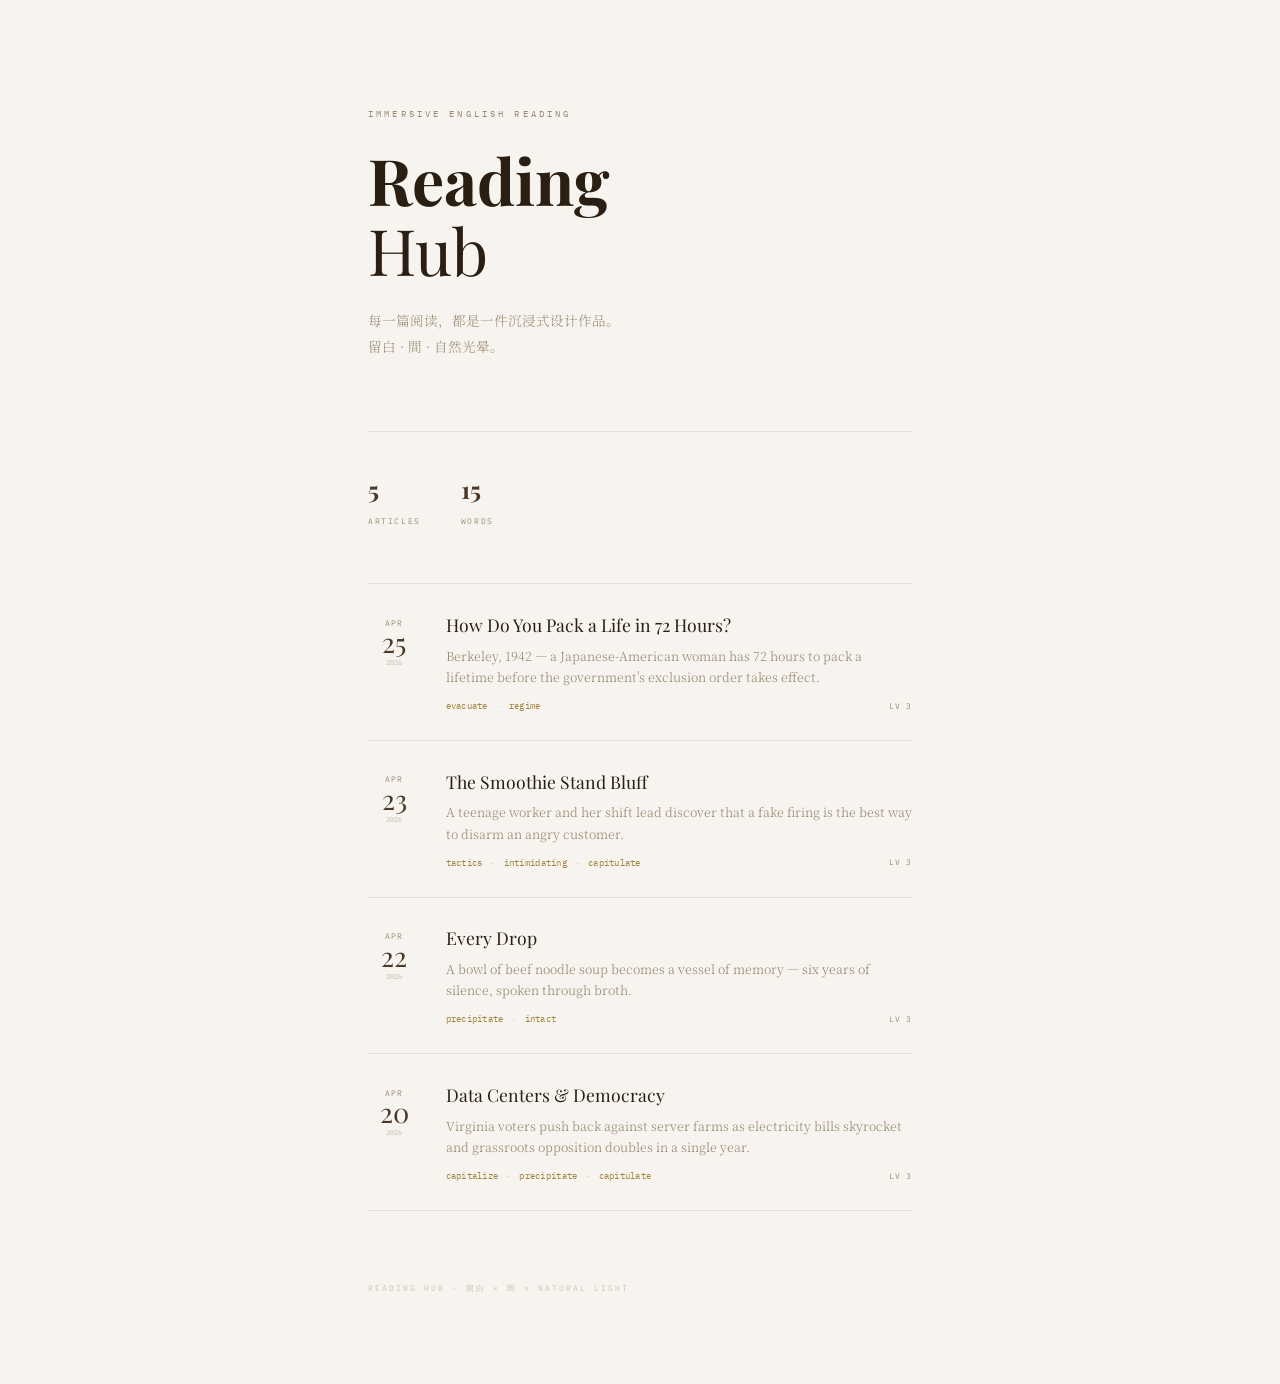
<file: index.html>
<!DOCTYPE html>
<html lang="zh-CN">
<head>
<meta charset="UTF-8">
<meta name="viewport" content="width=device-width, initial-scale=1.0">
<title>Reading Hub</title>
<link rel="preconnect" href="https://fonts.googleapis.com">
<link rel="preconnect" href="https://fonts.gstatic.com" crossorigin>
<link href="https://fonts.googleapis.com/css2?family=Playfair+Display:ital,wght@0,400;0,700;1,400&family=Noto+Serif+SC:wght@300;400&family=IBM+Plex+Mono:wght@300;400&display=swap" rel="stylesheet">
<style>
*{box-sizing:border-box;margin:0;padding:0}

:root{
  --bg:     #f7f4ef;
  --paper:  #fdfbf8;
  --ink:    #2a1f12;
  --ink2:   #4a3828;
  --muted:  #9a8a72;
  --rule:   rgba(42,31,18,0.1);
  --amber:  #8b6914;
  --serif:  "Playfair Display",Georgia,serif;
  --serif-zh:"Noto Serif SC",serif;
  --mono:   "IBM Plex Mono",monospace;
}

html{font-size:16px;-webkit-font-smoothing:antialiased}

body{
  background:var(--bg);
  color:var(--ink);
  font-family:var(--serif-zh);
  min-height:100vh;
}

.hub{
  max-width:640px;
  margin:0 auto;
  padding:clamp(5rem,12vh,9rem) clamp(1.8rem,6vw,3rem) clamp(5rem,10vh,8rem);
}

/* ── Header ── */
.header{
  margin-bottom:clamp(3.5rem,8vh,6rem);
}

.header__label{
  font-family:var(--mono);
  font-size:0.56rem;
  letter-spacing:0.35em;
  text-transform:uppercase;
  color:var(--muted);
  margin-bottom:1.6rem;
}

.header__title{
  font-family:var(--serif);
  font-weight:400;
  font-size:clamp(2.6rem,5.5vw,4rem);
  line-height:1.1;
  color:var(--ink);
  margin-bottom:1.4rem;
}

.header__title strong{
  font-weight:700;
}

.header__desc{
  font-size:0.85rem;
  font-weight:300;
  color:var(--muted);
  line-height:1.9;
  max-width:380px;
}

/* ── Divider ── */
.divider{
  width:100%;
  height:1px;
  background:var(--rule);
  margin:clamp(2rem,5vh,3.5rem) 0;
}

/* ── Stats ── */
.stats{
  display:flex;
  gap:2.5rem;
  margin-bottom:clamp(2.5rem,6vh,4.5rem);
}

.stat__n{
  font-family:var(--serif);
  font-size:1.5rem;
  font-weight:700;
  color:var(--ink2);
  display:block;
  line-height:1;
  margin-bottom:0.3rem;
}

.stat__l{
  font-family:var(--mono);
  font-size:0.5rem;
  letter-spacing:0.2em;
  text-transform:uppercase;
  color:var(--muted);
}

/* ── Article list ── */
.list{
  display:flex;
  flex-direction:column;
}

.entry{
  display:grid;
  grid-template-columns:52px 1fr;
  gap:1.6rem;
  padding:1.8rem 0;
  border-bottom:1px solid var(--rule);
  text-decoration:none;
  color:inherit;
  transition:opacity 0.25s;
}

.entry:first-child{border-top:1px solid var(--rule)}

.entry:hover{opacity:0.72}

/* Date column */
.entry__date{
  display:flex;
  flex-direction:column;
  align-items:center;
  padding-top:0.3rem;
  gap:0.1rem;
}

.entry__mon{
  font-family:var(--mono);
  font-size:0.5rem;
  letter-spacing:0.12em;
  text-transform:uppercase;
  color:var(--muted);
}

.entry__day{
  font-family:var(--serif);
  font-size:1.7rem;
  font-weight:400;
  color:var(--ink2);
  line-height:1;
}

.entry__yr{
  font-family:var(--mono);
  font-size:0.44rem;
  color:var(--muted);
  opacity:0.55;
}

/* Content column */
.entry__title{
  font-family:var(--serif);
  font-size:1.1rem;
  font-weight:400;
  color:var(--ink);
  line-height:1.4;
  margin-bottom:0.5rem;
}

.entry__desc{
  font-size:0.78rem;
  font-weight:300;
  color:var(--muted);
  line-height:1.7;
  margin-bottom:0.75rem;
}

.entry__foot{
  display:flex;
  align-items:center;
  gap:1rem;
}

.entry__words{
  display:flex;
  gap:0.5rem;
  flex-wrap:wrap;
}

.entry__word{
  font-family:var(--mono);
  font-size:0.54rem;
  letter-spacing:0.03em;
  color:var(--amber);
  opacity:0.8;
}

.entry__word+.entry__word::before{
  content:'·';
  margin-right:0.5rem;
  opacity:0.4;
}

.entry__lv{
  font-family:var(--mono);
  font-size:0.5rem;
  letter-spacing:0.1em;
  color:var(--muted);
  margin-left:auto;
}

/* ── Footer ── */
.footer{
  margin-top:clamp(4rem,8vh,6rem);
}

.footer__text{
  font-family:var(--mono);
  font-size:0.5rem;
  letter-spacing:0.25em;
  text-transform:uppercase;
  color:var(--muted);
  opacity:0.45;
}

/* ── Entrance ── */
.entry{opacity:0;transform:translateY(8px)}
.entry.in{
  opacity:1;transform:translateY(0);
  transition:opacity 0.5s ease, transform 0.5s cubic-bezier(0.2,0.8,0.2,1);
}
.entry.in:hover{opacity:0.72;transition:opacity 0.25s}

@media(max-width:500px){
  .entry{grid-template-columns:1fr;gap:0.6rem}
  .entry__date{flex-direction:row;gap:0.4rem;align-items:baseline}
}
</style>
</head>
<body>
<main class="hub">

  <header class="header">
    <p class="header__label">Immersive English Reading</p>
    <h1 class="header__title"><strong>Reading</strong><br>Hub</h1>
    <p class="header__desc">每一篇阅读，都是一件沉浸式设计作品。<br>留白 · 間 · 自然光晕。</p>
  </header>

  <div class="divider"></div>

  <div class="stats">
    <div class="stat">
      <span class="stat__n">5</span>
      <span class="stat__l">Articles</span>
    </div>
    <div class="stat">
      <span class="stat__n">15</span>
      <span class="stat__l">Words</span>
    </div>
  </div>

  <section class="list">

    <a class="entry" href="./articles/2026-04-25-evacuate/">
      <div class="entry__date">
        <span class="entry__mon">Apr</span>
        <span class="entry__day">25</span>
        <span class="entry__yr">2026</span>
      </div>
      <div>
        <h2 class="entry__title">How Do You Pack a Life in 72 Hours?</h2>
        <p class="entry__desc">Berkeley, 1942 — a Japanese-American woman has 72 hours to pack a lifetime before the government's exclusion order takes effect.</p>
        <div class="entry__foot">
          <div class="entry__words">
            <span class="entry__word">evacuate</span>
            <span class="entry__word">regime</span>
          </div>
          <span class="entry__lv">LV 3</span>
        </div>
      </div>
    </a>

    <a class="entry" href="./articles/2026-04-23-smoothie-stand-tactics/">
      <div class="entry__date">
        <span class="entry__mon">Apr</span>
        <span class="entry__day">23</span>
        <span class="entry__yr">2026</span>
      </div>
      <div>
        <h2 class="entry__title">The Smoothie Stand Bluff</h2>
        <p class="entry__desc">A teenage worker and her shift lead discover that a fake firing is the best way to disarm an angry customer.</p>
        <div class="entry__foot">
          <div class="entry__words">
            <span class="entry__word">tactics</span>
            <span class="entry__word">intimidating</span>
            <span class="entry__word">capitulate</span>
          </div>
          <span class="entry__lv">LV 3</span>
        </div>
      </div>
    </a>

    <a class="entry" href="./articles/2026-04-22-beef-noodle-soup/">
      <div class="entry__date">
        <span class="entry__mon">Apr</span>
        <span class="entry__day">22</span>
        <span class="entry__yr">2026</span>
      </div>
      <div>
        <h2 class="entry__title">Every Drop</h2>
        <p class="entry__desc">A bowl of beef noodle soup becomes a vessel of memory — six years of silence, spoken through broth.</p>
        <div class="entry__foot">
          <div class="entry__words">
            <span class="entry__word">precipitate</span>
            <span class="entry__word">intact</span>
          </div>
          <span class="entry__lv">LV 3</span>
        </div>
      </div>
    </a>

    <a class="entry" href="./articles/2026-04-20-data-centers/">
      <div class="entry__date">
        <span class="entry__mon">Apr</span>
        <span class="entry__day">20</span>
        <span class="entry__yr">2026</span>
      </div>
      <div>
        <h2 class="entry__title">Data Centers &amp; Democracy</h2>
        <p class="entry__desc">Virginia voters push back against server farms as electricity bills skyrocket and grassroots opposition doubles in a single year.</p>
        <div class="entry__foot">
          <div class="entry__words">
            <span class="entry__word">capitalize</span>
            <span class="entry__word">precipitate</span>
            <span class="entry__word">capitulate</span>
          </div>
          <span class="entry__lv">LV 3</span>
        </div>
      </div>
    </a>

  </section>

  <footer class="footer">
    <p class="footer__text">Reading Hub · 留白 × 間 × Natural Light</p>
  </footer>

</main>
<script>
document.addEventListener('DOMContentLoaded',()=>{
  document.querySelectorAll('.entry').forEach((el,i)=>{
    setTimeout(()=>el.classList.add('in'), 120 + i*90);
  });
});
</script>
</body>
</html>
</file>
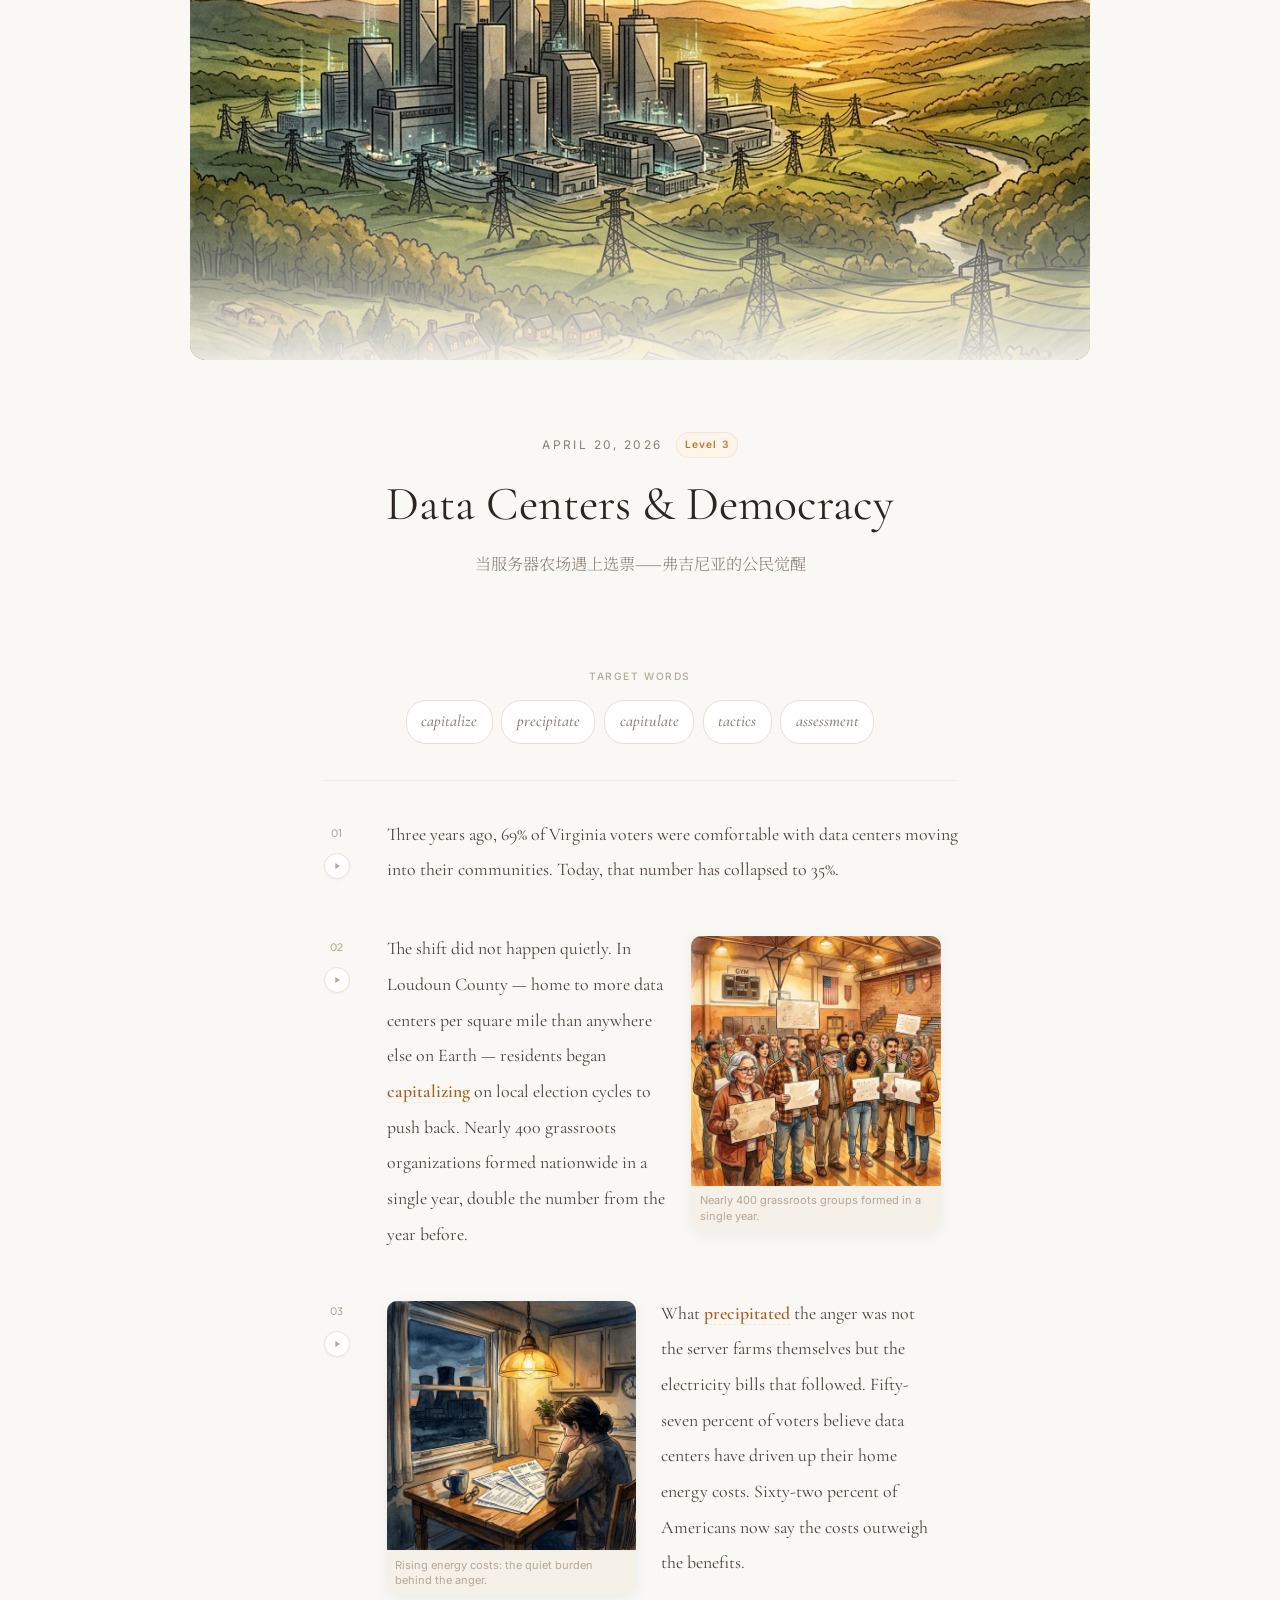
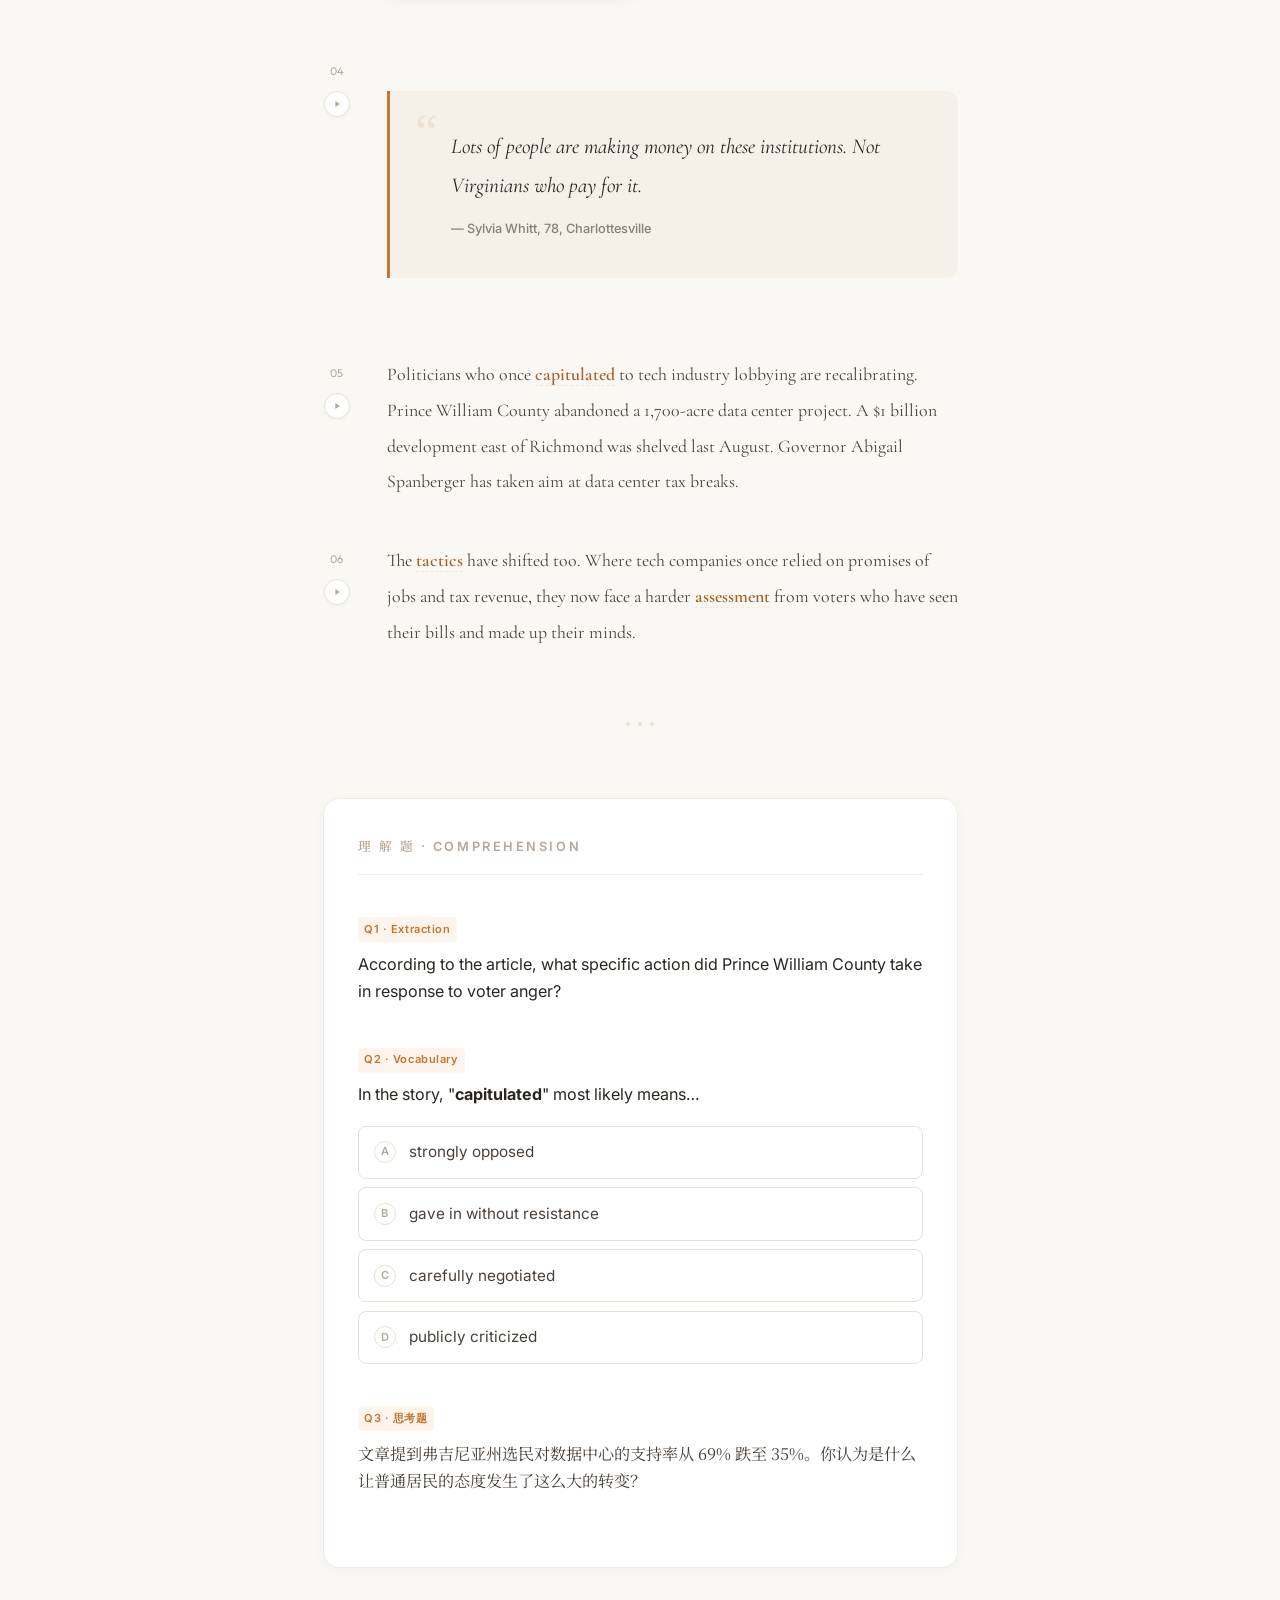
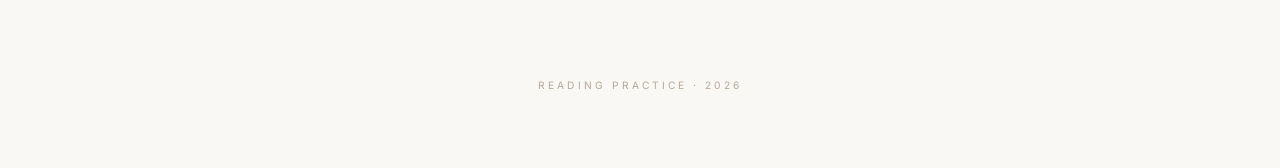
<file: articles/2026-04-20-data-centers/index.html>
<!DOCTYPE html>
<html lang="en">
<head>
<meta charset="UTF-8">
<meta name="viewport" content="width=device-width, initial-scale=1.0">
<title>Reading Practice · Data Centers & Democracy</title>
<meta name="description" content="English reading practice: Data center resistance in Virginia. Target vocabulary: capitalize, precipitate, capitulate, tactics, assessment.">
<link rel="preconnect" href="https://fonts.googleapis.com">
<link rel="preconnect" href="https://fonts.gstatic.com" crossorigin>
<link href="https://fonts.googleapis.com/css2?family=Noto+Serif+SC:wght@300;400;600&family=Cormorant+Garamond:ital,wght@0,300;0,400;0,500;0,600;1,300;1,400&family=Inter:wght@300;400;500;600&family=Outfit:wght@300;400;500&display=swap" rel="stylesheet">
<style>
*,*::before,*::after{margin:0;padding:0;box-sizing:border-box}

:root{
  --bg:          #faf8f4;
  --bg-warm:     #f5f0e8;
  --card:        #ffffff;
  --border:      #e8e0d4;
  --border-light:#f0ebe3;

  --text-primary:   #2c2520;
  --text-body:      #4a4039;
  --text-secondary: #8a7e72;
  --text-muted:     #b5a898;

  --accent:         #c47530;
  --accent-soft:    rgba(196,117,48,0.12);
  --accent-hover:   #a85e20;
  --accent-bg:      #fdf5ec;

  --breath:   clamp(3rem, 8vh, 6rem);
  --pause:    clamp(1.5rem, 4vh, 3rem);
  --whisper:  clamp(0.8rem, 2vh, 1.2rem);
}

html{ font-size:17px; scroll-behavior:smooth; -webkit-font-smoothing:antialiased; }

body{
  background: var(--bg);
  color: var(--text-body);
  font-family: 'Cormorant Garamond', 'Noto Serif SC', Georgia, serif;
  line-height: 1.95;
  min-height:100vh;
}

.page{ max-width:720px; margin:0 auto; padding: 0 clamp(1.2rem,5vw,2.5rem); }

/* ═══ HERO ═══ */
.hero{
  width:100%; max-width:900px; margin:0 auto var(--pause);
  overflow:hidden; border-radius:0 0 16px 16px;
  position:relative;
}
.hero img{ width:100%; height:clamp(200px,40vh,420px); object-fit:cover; display:block; }
.hero__fade{ position:absolute; bottom:0; left:0; right:0; height:50%; background:linear-gradient(transparent, rgba(250,248,244,0.9)); pointer-events:none; }

/* ═══ HEADER ═══ */
.header{ padding-top:var(--pause); margin-bottom:var(--breath); text-align:center; }
.header__meta{ display:flex; align-items:center; justify-content:center; gap:0.8rem; margin-bottom:var(--whisper); }
.header__date{ font-family:'Inter',sans-serif; font-size:0.7rem; font-weight:400; letter-spacing:0.2em; text-transform:uppercase; color:var(--text-secondary); }
.header__level{ font-family:'Inter',sans-serif; font-size:0.6rem; font-weight:600; letter-spacing:0.1em; color:var(--accent); background:var(--accent-bg); border:1px solid var(--accent-soft); padding:0.2em 0.8em; border-radius:20px; }
.header__title{ font-family:'Cormorant Garamond',serif; font-size:clamp(2rem,5vw,2.8rem); font-weight:400; color:var(--text-primary); line-height:1.2; margin-bottom:var(--whisper); }
.header__subtitle{ font-family:'Noto Serif SC',serif; font-size:0.95rem; font-weight:300; color:var(--text-secondary); line-height:1.6; }

/* ═══ VOCAB ═══ */
.vocab{ display:flex; flex-wrap:wrap; justify-content:center; gap:0.5rem; padding:var(--whisper) 0 var(--pause); margin-bottom:var(--pause); border-bottom:1px solid var(--border-light); }
.vocab__label{ font-family:'Inter',sans-serif; font-size:0.6rem; font-weight:500; letter-spacing:0.15em; text-transform:uppercase; color:var(--text-muted); width:100%; text-align:center; margin-bottom:0.3rem; }
.vocab__word{ font-family:'Cormorant Garamond',serif; font-size:0.95rem; font-weight:500; font-style:italic; color:var(--text-secondary); padding:0.3em 0.9em; border:1px solid var(--border); border-radius:20px; background:var(--card); transition:all 0.3s ease; cursor:default; }
.vocab__word:hover{ color:var(--accent); border-color:var(--accent); background:var(--accent-bg); }

/* ═══ PASSAGE ═══ */
.passage{ margin-bottom:var(--breath); }

.para{
  margin-bottom:calc(var(--pause)*1.2);
  display:flex; gap:1rem;
  opacity:0; transform:translateY(12px);
  animation: emerge 0.7s ease forwards;
}
.para:nth-child(1){ animation-delay:0.05s; }
.para:nth-child(2){ animation-delay:0.1s; }
.para:nth-child(3){ animation-delay:0.15s; }
.para:nth-child(4){ animation-delay:0.2s; }
.para:nth-child(5){ animation-delay:0.25s; }
.para:nth-child(6){ animation-delay:0.3s; }
@keyframes emerge{ to{ opacity:1; transform:translateY(0); } }

.para__sidebar{ flex-shrink:0; display:flex; flex-direction:column; align-items:center; gap:0.5rem; padding-top:0.35rem; width:28px; }
.para__index{ font-family:'Outfit',sans-serif; font-size:0.65rem; font-weight:400; color:var(--text-muted); }

/* Ghost Audio */
.ghost-btn{ width:26px; height:26px; border-radius:50%; border:1.5px solid var(--border); background:var(--card); color:var(--text-muted); cursor:pointer; display:flex; align-items:center; justify-content:center; transition:all 0.3s ease; outline:none; box-shadow:0 1px 3px rgba(0,0,0,0.04); }
.ghost-btn svg{ width:10px; height:10px; fill:currentColor; }
.ghost-btn:hover{ border-color:var(--accent); color:var(--accent); background:var(--accent-bg); }
.para.is-playing .ghost-btn{ border-color:var(--accent); color:white; background:var(--accent); box-shadow:0 2px 8px rgba(196,117,48,0.3); }
.para.is-playing .para__content{ border-left-color:var(--accent); }
.para.is-playing .para__index{ color:var(--accent); }

.para__content{ flex:1; border-left:2px solid transparent; padding-left:1rem; transition:border-color 0.4s ease; }
.para__text{ font-size:1.05rem; color:var(--text-body); line-height:2; }

/* ═══ VOCAB HIGHLIGHT ═══ */
.v{ color:var(--accent-hover); font-weight:600; position:relative; cursor:help; border-bottom:1.5px dashed var(--accent-soft); transition:all 0.3s ease; }
.v:hover{ color:var(--accent); border-bottom-style:solid; border-bottom-color:var(--accent); }
.v[data-tip]::before{ content:attr(data-tip); position:absolute; bottom:calc(100% + 10px); left:50%; transform:translateX(-50%) translateY(6px); background:var(--text-primary); color:#fff; font-family:'Inter','Noto Serif SC',sans-serif; font-size:0.72rem; font-style:normal; font-weight:400; padding:0.5em 1em; white-space:nowrap; border-radius:6px; box-shadow:0 4px 12px rgba(0,0,0,0.15); opacity:0; pointer-events:none; transition:opacity 0.25s ease, transform 0.25s ease; z-index:20; }
.v[data-tip]::after{ content:''; position:absolute; bottom:calc(100% + 4px); left:50%; transform:translateX(-50%) translateY(6px); border:5px solid transparent; border-top-color:var(--text-primary); opacity:0; transition:opacity 0.25s ease, transform 0.25s ease; z-index:20; }
.v[data-tip]:hover::before, .v[data-tip]:hover::after{ opacity:1; transform:translateX(-50%) translateY(0); }

/* ═══════════════════════════════════
   INLINE ILLUSTRATION — Float with text
   Magazine-style text wrap
   ═══════════════════════════════════ */

.illus{
  width:45%;
  margin:0.3rem 0 1rem;
  border-radius:10px;
  overflow:hidden;
  box-shadow: 0 3px 15px rgba(0,0,0,0.06);
}

.illus--right{ float:right; margin-left:1.5rem; }
.illus--left{  float:left;  margin-right:1.5rem; }

.illus img{ width:100%; height:auto; display:block; }

.illus__cap{
  font-family:'Inter','Noto Serif SC',sans-serif;
  font-size:0.65rem; font-weight:400;
  color:var(--text-muted);
  padding:0.6em 0.8em;
  background:var(--bg-warm);
  border-top:1px solid var(--border-light);
  line-height:1.4;
}

/* Clear float after paragraphs */
.clearfix::after{ content:''; display:table; clear:both; }

/* ═══ QUOTE ═══ */
.quote{
  margin:var(--pause) 0; padding:var(--pause);
  background:var(--bg-warm); border-left:3px solid var(--accent);
  border-radius:0 12px 12px 0; position:relative;
  clear:both;
}
.quote::before{ content:'\201C'; position:absolute; top:0.3em; left:0.5em; font-size:3rem; font-family:Georgia,serif; color:var(--accent-soft); line-height:1; }
.quote__text{ font-size:clamp(1.1rem,2.5vw,1.25rem); font-style:italic; font-weight:400; color:var(--text-primary); line-height:1.8; margin-bottom:0.8rem; padding-left:1.5rem; }
.quote__attr{ font-family:'Inter',sans-serif; font-size:0.75rem; font-weight:500; color:var(--text-secondary); padding-left:1.5rem; }

/* ═══ DIVIDER ═══ */
.divider{ display:flex; align-items:center; justify-content:center; gap:8px; margin:var(--breath) 0; clear:both; }
.divider span{ width:4px; height:4px; border-radius:50%; background:var(--border); }

/* ═══ COMPREHENSION ═══ */
.comprehension{ background:var(--card); border:1px solid var(--border-light); border-radius:16px; padding:var(--pause) clamp(1.2rem,4vw,2rem); margin-bottom:var(--breath); box-shadow:0 2px 12px rgba(0,0,0,0.03); }
.comp__title{ font-family:'Inter','Noto Serif SC',sans-serif; font-size:0.75rem; font-weight:600; letter-spacing:0.2em; color:var(--text-muted); text-transform:uppercase; margin-bottom:var(--pause); padding-bottom:0.8rem; border-bottom:1px solid var(--border-light); }
.q{ margin-bottom:var(--pause); }
.q__label{ font-family:'Inter',sans-serif; font-size:0.65rem; font-weight:600; color:var(--accent); letter-spacing:0.05em; margin-bottom:0.5rem; display:inline-block; background:var(--accent-bg); padding:0.15em 0.6em; border-radius:4px; }
.q__text{ font-family:'Inter',sans-serif; font-size:0.95rem; font-weight:400; color:var(--text-primary); line-height:1.7; margin-bottom:1rem; }
.q__text--cn{ font-family:'Noto Serif SC',serif; color:var(--text-body); }
.choices{ list-style:none; display:flex; flex-direction:column; gap:0.5rem; }
.choices li{ font-family:'Inter',sans-serif; font-size:0.9rem; color:var(--text-body); padding:0.7em 1em; border:1px solid var(--border); border-radius:8px; cursor:pointer; transition:all 0.25s ease; display:flex; align-items:center; gap:0.8rem; }
.choices li::before{ content:attr(data-label); font-size:0.65rem; font-weight:600; color:var(--text-muted); width:22px; height:22px; display:flex; align-items:center; justify-content:center; border-radius:50%; border:1.5px solid var(--border); flex-shrink:0; transition:all 0.25s ease; }
.choices li:hover{ border-color:var(--accent); background:var(--accent-bg); }
.choices li.selected{ border-color:var(--accent); background:var(--accent-bg); color:var(--text-primary); font-weight:500; }
.choices li.selected::before{ background:var(--accent); color:white; border-color:var(--accent); }

/* ═══ FOOTER ═══ */
.footer{ text-align:center; padding:var(--pause) 0 var(--breath); }
.footer__text{ font-family:'Inter',sans-serif; font-size:0.6rem; font-weight:400; letter-spacing:0.3em; text-transform:uppercase; color:var(--text-muted); }

/* ═══ Responsive ═══ */
@media(max-width:600px){
  html{ font-size:16px; }
  .para{ flex-direction:column; gap:0.5rem; }
  .para__sidebar{ flex-direction:row; width:100%; gap:0.8rem; align-items:center; }
  .para__content{ padding-left:0; border-left:none; }
  .illus{ width:100%; float:none; margin-left:0; margin-right:0; margin-bottom:1rem; }
  .hero img{ height:200px; }
}

@media(min-width:601px) and (max-width:900px){
  .illus{ width:50%; }
}

/* ═══ Scroll Reveal ═══ */
.reveal{ opacity:0; transform:translateY(20px); transition:opacity 0.7s ease, transform 0.7s ease; }
.reveal.visible{ opacity:1; transform:translateY(0); }
</style>
</head>
<body>

<!-- ═══ HERO ═══ -->
<div class="hero">
  <img src="./hero.png" alt="Virginia landscape with data centers and rural communities under warm sunset light">
  <div class="hero__fade"></div>
</div>

<main class="page">

  <header class="header">
    <div class="header__meta">
      <span class="header__date">April 20, 2026</span>
      <span class="header__level">Level 3</span>
    </div>
    <h1 class="header__title">Data Centers &amp; Democracy</h1>
    <p class="header__subtitle">当服务器农场遇上选票——弗吉尼亚的公民觉醒</p>
  </header>

  <nav class="vocab" aria-label="Target vocabulary">
    <span class="vocab__label">Target Words</span>
    <span class="vocab__word">capitalize</span>
    <span class="vocab__word">precipitate</span>
    <span class="vocab__word">capitulate</span>
    <span class="vocab__word">tactics</span>
    <span class="vocab__word">assessment</span>
  </nav>

  <article class="passage">

    <!-- ¶1 -->
    <section class="para" id="p1">
      <aside class="para__sidebar">
        <span class="para__index">01</span>
        <button class="ghost-btn" data-src="https://chenqinglong--study.oss-cn-beijing.aliyuncs.com/typora/audio/apar-1776681828395-0_20260420184504_706efcd2.mp3" aria-label="Play"><svg viewBox="0 0 24 24"><path d="M8 5v14l11-7z"/></svg></button>
      </aside>
      <div class="para__content">
        <p class="para__text">Three years ago, 69% of Virginia voters were comfortable with data centers moving into their communities. Today, that number has collapsed to 35%.</p>
      </div>
    </section>

    <!-- ¶2 — Community image floats right, text wraps around it -->
    <section class="para clearfix" id="p2">
      <aside class="para__sidebar">
        <span class="para__index">02</span>
        <button class="ghost-btn" data-src="https://chenqinglong--study.oss-cn-beijing.aliyuncs.com/typora/audio/apar-1776681828395-1_20260420184510_fc43f941.mp3" aria-label="Play"><svg viewBox="0 0 24 24"><path d="M8 5v14l11-7z"/></svg></button>
      </aside>
      <div class="para__content">
        <figure class="illus illus--right">
          <img src="./community.png" alt="Community meeting in a small-town gymnasium">
          <figcaption class="illus__cap">Nearly 400 grassroots groups formed in a single year.</figcaption>
        </figure>
        <p class="para__text">The shift did not happen quietly. In Loudoun County — home to more data centers per square mile than anywhere else on Earth — residents began <span class="v" data-tip="利用，乘机发挥 — to take advantage of">capitalizing</span> on local election cycles to push back. Nearly 400 grassroots organizations formed nationwide in a single year, double the number from the year before.</p>
      </div>
    </section>

    <!-- ¶3 — Bills image floats left -->
    <section class="para clearfix" id="p3">
      <aside class="para__sidebar">
        <span class="para__index">03</span>
        <button class="ghost-btn" data-src="https://chenqinglong--study.oss-cn-beijing.aliyuncs.com/typora/audio/apar-1776681828395-2_20260420184516_1b4f41fe.mp3" aria-label="Play"><svg viewBox="0 0 24 24"><path d="M8 5v14l11-7z"/></svg></button>
      </aside>
      <div class="para__content">
        <figure class="illus illus--left">
          <img src="./bills.png" alt="Kitchen table with electricity bills, data center silhouettes through window">
          <figcaption class="illus__cap">Rising energy costs: the quiet burden behind the anger.</figcaption>
        </figure>
        <p class="para__text">What <span class="v" data-tip="引发，促使发生 — to cause to happen suddenly">precipitated</span> the anger was not the server farms themselves but the electricity bills that followed. Fifty-seven percent of voters believe data centers have driven up their home energy costs. Sixty-two percent of Americans now say the costs outweigh the benefits.</p>
      </div>
    </section>

    <!-- ¶4 — QUOTE -->
    <section class="para" id="p4">
      <aside class="para__sidebar">
        <span class="para__index">04</span>
        <button class="ghost-btn" data-src="https://chenqinglong--study.oss-cn-beijing.aliyuncs.com/typora/audio/apar-1776681828395-3_20260420184521_81624339.mp3" aria-label="Play"><svg viewBox="0 0 24 24"><path d="M8 5v14l11-7z"/></svg></button>
      </aside>
      <div class="para__content">
        <div class="quote">
          <p class="quote__text">Lots of people are making money on these institutions. Not Virginians who pay for it.</p>
          <p class="quote__attr">— Sylvia Whitt, 78, Charlottesville</p>
        </div>
      </div>
    </section>

    <!-- ¶5 -->
    <section class="para" id="p5">
      <aside class="para__sidebar">
        <span class="para__index">05</span>
        <button class="ghost-btn" data-src="https://chenqinglong--study.oss-cn-beijing.aliyuncs.com/typora/audio/apar-1776681828395-4_20260420184527_0dcff6cd.mp3" aria-label="Play"><svg viewBox="0 0 24 24"><path d="M8 5v14l11-7z"/></svg></button>
      </aside>
      <div class="para__content">
        <p class="para__text">Politicians who once <span class="v" data-tip="屈服让步 — to cease to resist">capitulated</span> to tech industry lobbying are recalibrating. Prince William County abandoned a 1,700-acre data center project. A $1 billion development east of Richmond was shelved last August. Governor Abigail Spanberger has taken aim at data center tax breaks.</p>
      </div>
    </section>

    <!-- ¶6 -->
    <section class="para" id="p6">
      <aside class="para__sidebar">
        <span class="para__index">06</span>
        <button class="ghost-btn" data-src="https://chenqinglong--study.oss-cn-beijing.aliyuncs.com/typora/audio/apar-1776681828395-5_20260420184533_dc515e1b.mp3" aria-label="Play"><svg viewBox="0 0 24 24"><path d="M8 5v14l11-7z"/></svg></button>
      </aside>
      <div class="para__content">
        <p class="para__text">The <span class="v" data-tip="策略手法 — planned strategy">tactics</span> have shifted too. Where tech companies once relied on promises of jobs and tax revenue, they now face a harder <span class="v" data-tip="评估与判断 — careful evaluation">assessment</span> from voters who have seen their bills and made up their minds.</p>
      </div>
    </section>

  </article>

  <div class="divider"><span></span><span></span><span></span></div>

  <section class="comprehension reveal">
    <h2 class="comp__title">理 解 题 · Comprehension</h2>
    <div class="q reveal">
      <span class="q__label">Q1 · Extraction</span>
      <p class="q__text">According to the article, what specific action did Prince William County take in response to voter anger?</p>
    </div>
    <div class="q reveal">
      <span class="q__label">Q2 · Vocabulary</span>
      <p class="q__text">In the story, "<strong>capitulated</strong>" most likely means…</p>
      <ul class="choices">
        <li data-label="A">strongly opposed</li>
        <li data-label="B">gave in without resistance</li>
        <li data-label="C">carefully negotiated</li>
        <li data-label="D">publicly criticized</li>
      </ul>
    </div>
    <div class="q reveal">
      <span class="q__label">Q3 · 思考题</span>
      <p class="q__text q__text--cn">文章提到弗吉尼亚州选民对数据中心的支持率从 69% 跌至 35%。你认为是什么让普通居民的态度发生了这么大的转变？</p>
    </div>
  </section>

  <footer class="footer">
    <p class="footer__text">Reading Practice · 2026</p>
  </footer>
</main>

<audio id="player" style="display:none;"></audio>

<script>
document.addEventListener('DOMContentLoaded', () => {
  'use strict';
  const obs = new IntersectionObserver(entries => {
    entries.forEach(e => { if(e.isIntersecting){ e.target.classList.add('visible'); obs.unobserve(e.target); } });
  },{ threshold:0.12, rootMargin:'0px 0px -30px 0px' });
  document.querySelectorAll('.reveal').forEach(el => obs.observe(el));

  document.querySelectorAll('.choices').forEach(list => {
    list.addEventListener('click', e => {
      const li = e.target.closest('li'); if(!li) return;
      list.querySelectorAll('li').forEach(i => i.classList.remove('selected'));
      li.classList.add('selected');
    });
  });

  const player = document.getElementById('player');
  const btns = document.querySelectorAll('.ghost-btn');
  let activeBtn = null;
  const playIcon = '<svg viewBox="0 0 24 24"><path d="M8 5v14l11-7z"/></svg>';
  const pauseIcon = '<svg viewBox="0 0 24 24"><path d="M6 19h4V5H6v14zm8-14v14h4V5h-4z"/></svg>';
  function resetAll(){ btns.forEach(b => { b.innerHTML = playIcon; b.closest('.para')?.classList.remove('is-playing'); }); }
  btns.forEach(btn => {
    btn.addEventListener('click', () => {
      const src = btn.dataset.src;
      if(activeBtn === btn && !player.paused){ player.pause(); resetAll(); activeBtn = null; return; }
      resetAll(); player.src = src;
      player.play().then(() => { btn.innerHTML = pauseIcon; btn.closest('.para')?.classList.add('is-playing'); activeBtn = btn; }).catch(console.error);
    });
  });
  player.addEventListener('ended', () => { resetAll(); activeBtn = null; });
});
</script>
</body>
</html>
</file>
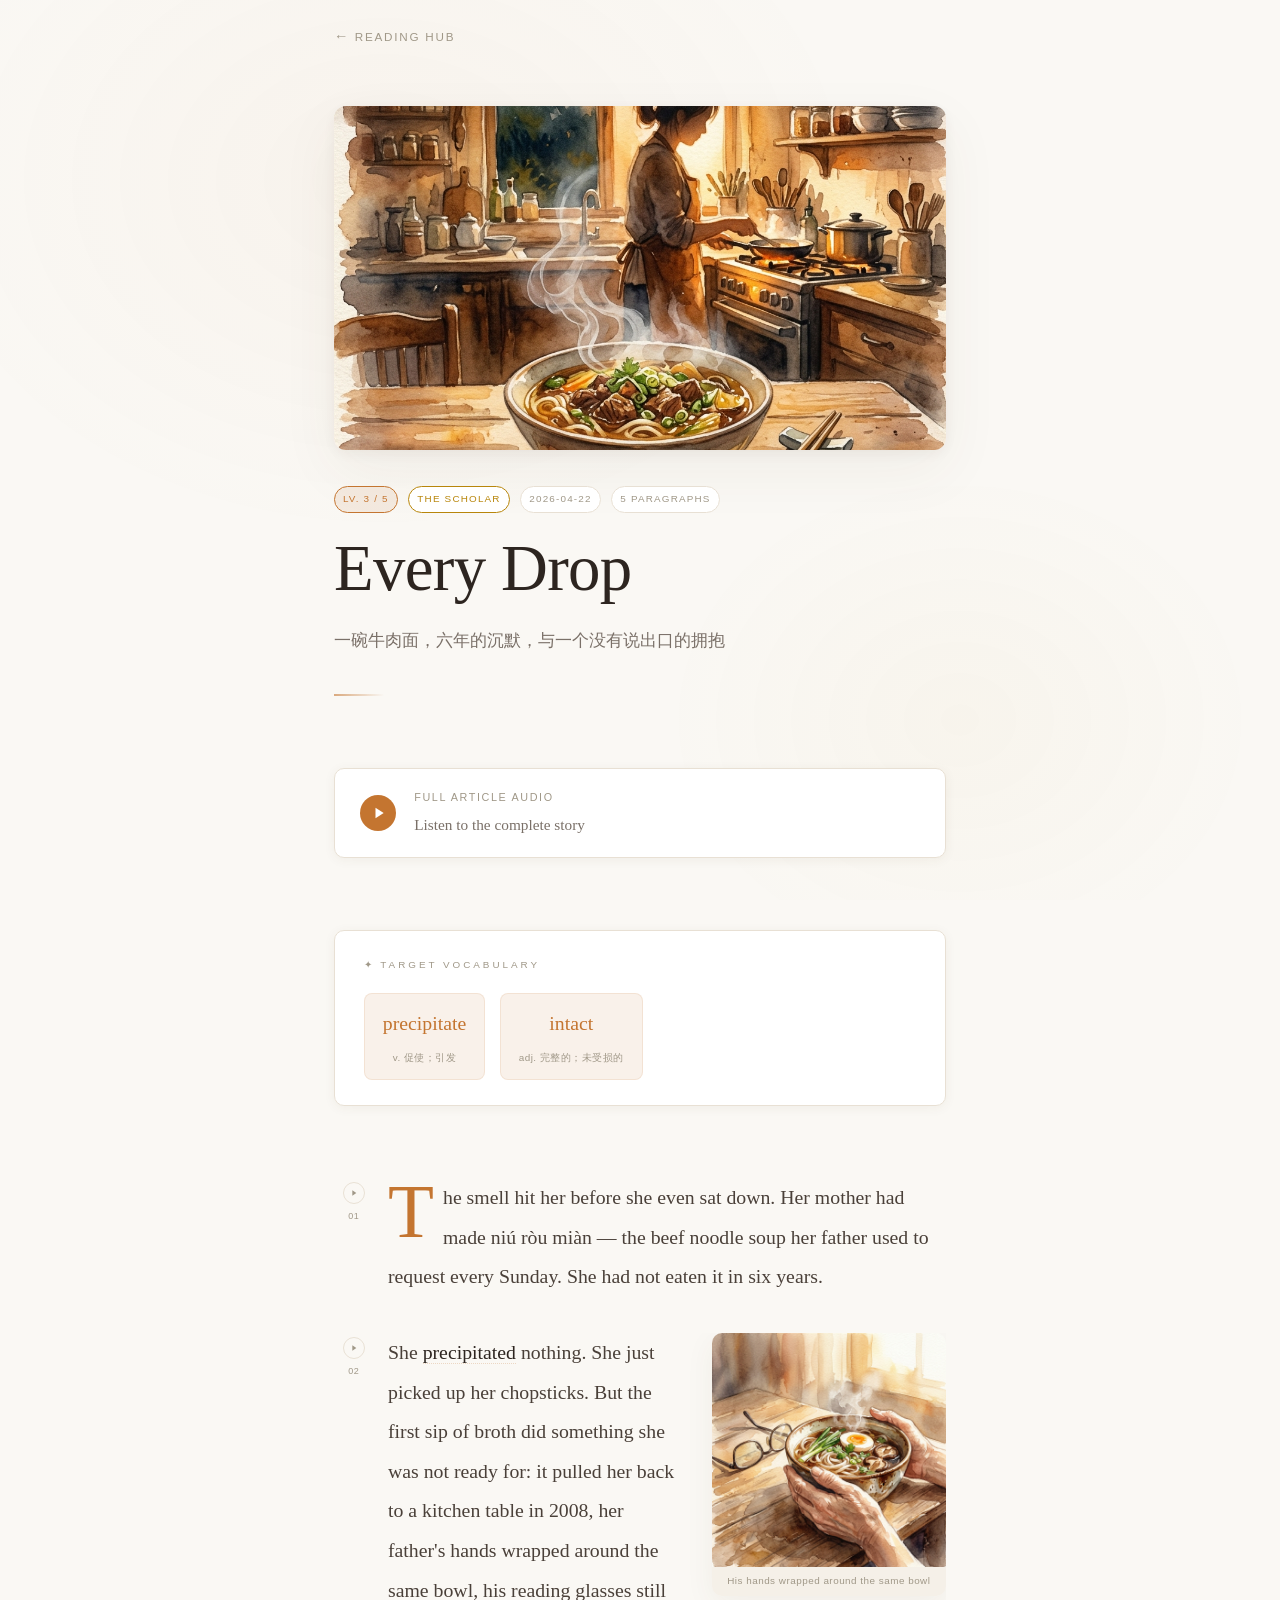
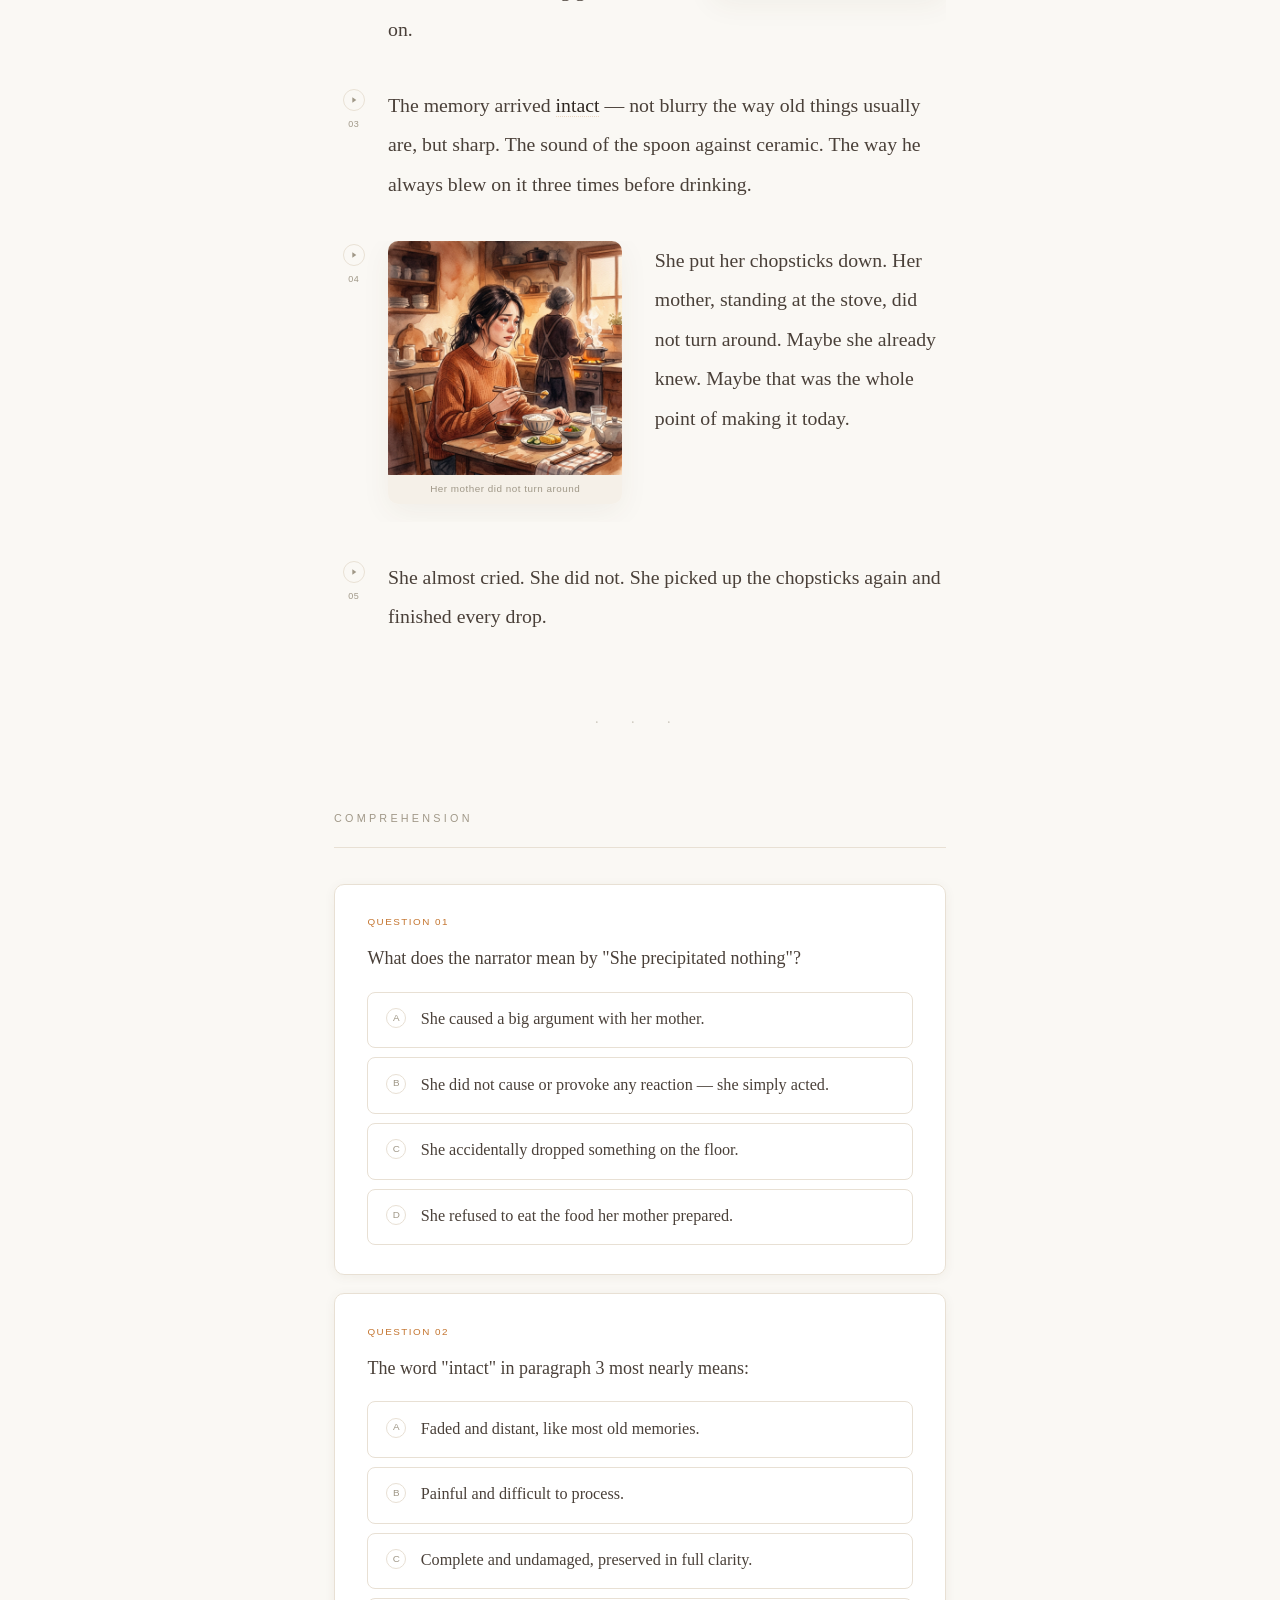
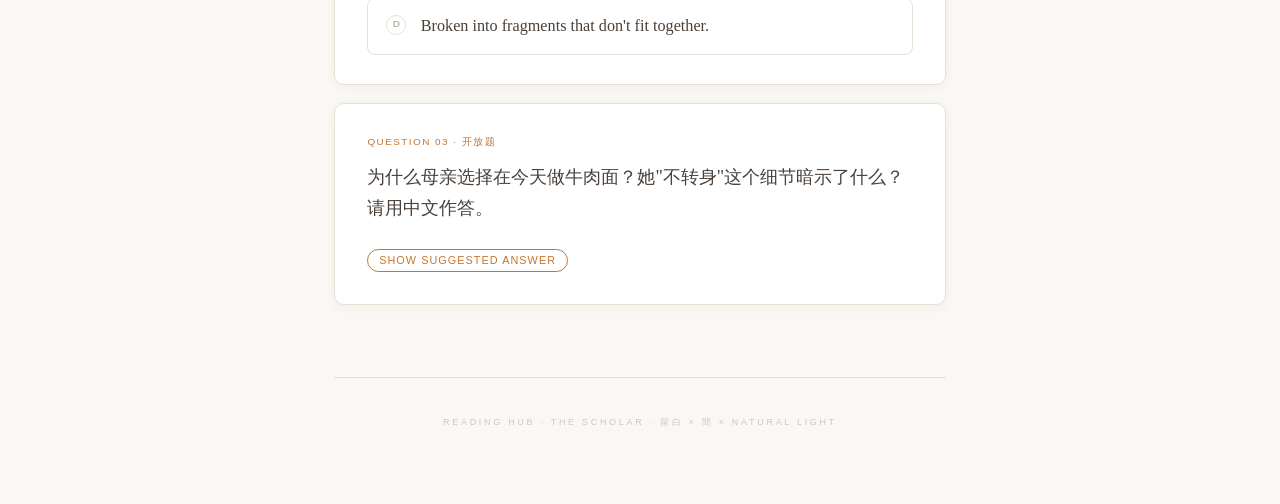
<file: articles/2026-04-22-beef-noodle-soup/index.html>
<!DOCTYPE html>
<html lang="en">
<head>
<meta charset="UTF-8">
<meta name="viewport" content="width=device-width, initial-scale=1.0">
<title>Every Drop — 沉浸式阅读 | Reading Hub</title>
<meta name="description" content="A bowl of beef noodle soup becomes a vessel of memory — an immersive English reading experience about food, family, and the things we carry.">
<link rel="stylesheet" href="./style.css">
</head>
<body>
<main class="page">

  <nav class="back-nav"><a href="../../" id="back-link">Reading Hub</a></nav>

  <!-- Hero -->
  <header class="hero reveal">
    <div class="hero__image-wrap">
      <img class="hero__image" src="./hero.png" alt="A warm kitchen scene with a bowl of steaming beef noodle soup, mother standing at the stove in amber light">
    </div>
    <div class="meta-badges">
      <span class="badge badge--level">LV. 3 / 5</span>
      <span class="badge badge--style">The Scholar</span>
      <span class="badge">2026-04-22</span>
      <span class="badge">5 paragraphs</span>
    </div>
    <h1 class="hero__title">Every Drop</h1>
    <p class="hero__subtitle">一碗牛肉面，六年的沉默，与一个没有说出口的拥抱</p>
    <span class="hero__divider"></span>
  </header>

  <!-- Full Audio -->
  <div class="full-audio reveal" id="full-audio-section">
    <div class="full-audio__icon" id="full-audio-btn" data-audio-src="https://chenqinglong--study.oss-cn-beijing.aliyuncs.com/typora/audio/full_art-1776817133167_20260422081958_a479a5e2.mp3">
      <svg class="play-icon" viewBox="0 0 24 24"><polygon points="6,3 20,12 6,21"/></svg>
      <svg class="pause-icon" viewBox="0 0 24 24"><rect x="5" y="3" width="4" height="18"/><rect x="15" y="3" width="4" height="18"/></svg>
    </div>
    <div class="full-audio__info">
      <span class="full-audio__label">Full Article Audio</span>
      <span class="full-audio__title">Listen to the complete story</span>
    </div>
  </div>

  <!-- Vocab Star Chart -->
  <div class="vocab-chart reveal">
    <p class="vocab-chart__header">✦ Target Vocabulary</p>
    <ul class="vocab-chart__list">
      <li class="vocab-star"><span class="vocab-star__word">precipitate</span><span class="vocab-star__hint">v. 促使；引发</span></li>
      <li class="vocab-star"><span class="vocab-star__word">intact</span><span class="vocab-star__hint">adj. 完整的；未受损的</span></li>
    </ul>
  </div>

  <!-- Article Body -->
  <article class="article">

    <div class="para para--first reveal" id="para-1">
      <div class="ghost-audio">
        <button class="ghost-audio__btn" data-audio-src="https://chenqinglong--study.oss-cn-beijing.aliyuncs.com/typora/audio/apar-1776817133168-0_20260422081955_91e82fbc.mp3" aria-label="Play paragraph 1">
          <svg class="play-icon" viewBox="0 0 24 24"><polygon points="7,4 19,12 7,20"/></svg>
          <svg class="pause-icon" viewBox="0 0 24 24"><rect x="6" y="4" width="3" height="16"/><rect x="15" y="4" width="3" height="16"/></svg>
        </button>
        <span class="ghost-audio__num">01</span>
      </div>
      <p class="para__text">The smell hit her before she even sat down. Her mother had made niú ròu miàn — the beef noodle soup her father used to request every Sunday. She had not eaten it in six years.</p>
    </div>

    <div class="para reveal" id="para-2">
      <div class="ghost-audio">
        <button class="ghost-audio__btn" data-audio-src="https://chenqinglong--study.oss-cn-beijing.aliyuncs.com/typora/audio/apar-1776817133168-1_20260422081956_5d6ed127.mp3" aria-label="Play paragraph 2">
          <svg class="play-icon" viewBox="0 0 24 24"><polygon points="7,4 19,12 7,20"/></svg>
          <svg class="pause-icon" viewBox="0 0 24 24"><rect x="6" y="4" width="3" height="16"/><rect x="15" y="4" width="3" height="16"/></svg>
        </button>
        <span class="ghost-audio__num">02</span>
      </div>
      <figure class="illus illus--right">
        <img src="./scene.png" alt="Father's hands wrapped around a ceramic bowl, reading glasses on the table">
        <figcaption class="illus__cap">His hands wrapped around the same bowl</figcaption>
      </figure>
      <p class="para__text">She <span class="vocab-highlight" data-meaning="促使，引发 — to cause suddenly">precipitated</span> nothing. She just picked up her chopsticks. But the first sip of broth did something she was not ready for: it pulled her back to a kitchen table in 2008, her father's hands wrapped around the same bowl, his reading glasses still on.</p>
    </div>

    <div class="para reveal" id="para-3">
      <div class="ghost-audio">
        <button class="ghost-audio__btn" data-audio-src="https://chenqinglong--study.oss-cn-beijing.aliyuncs.com/typora/audio/apar-1776817133168-2_20260422081956_d47db2ad.mp3" aria-label="Play paragraph 3">
          <svg class="play-icon" viewBox="0 0 24 24"><polygon points="7,4 19,12 7,20"/></svg>
          <svg class="pause-icon" viewBox="0 0 24 24"><rect x="6" y="4" width="3" height="16"/><rect x="15" y="4" width="3" height="16"/></svg>
        </button>
        <span class="ghost-audio__num">03</span>
      </div>
      <p class="para__text">The memory arrived <span class="vocab-highlight" data-meaning="完整的，未受损的 — whole, undamaged">intact</span> — not blurry the way old things usually are, but sharp. The sound of the spoon against ceramic. The way he always blew on it three times before drinking.</p>
    </div>

    <div class="para reveal" id="para-4">
      <div class="ghost-audio">
        <button class="ghost-audio__btn" data-audio-src="https://chenqinglong--study.oss-cn-beijing.aliyuncs.com/typora/audio/apar-1776817133168-3_20260422081957_745a9ae3.mp3" aria-label="Play paragraph 4">
          <svg class="play-icon" viewBox="0 0 24 24"><polygon points="7,4 19,12 7,20"/></svg>
          <svg class="pause-icon" viewBox="0 0 24 24"><rect x="6" y="4" width="3" height="16"/><rect x="15" y="4" width="3" height="16"/></svg>
        </button>
        <span class="ghost-audio__num">04</span>
      </div>
      <figure class="illus illus--left">
        <img src="./emotion.png" alt="Woman at the table, chopsticks paused, mother's back at the stove">
        <figcaption class="illus__cap">Her mother did not turn around</figcaption>
      </figure>
      <p class="para__text">She put her chopsticks down. Her mother, standing at the stove, did not turn around. Maybe she already knew. Maybe that was the whole point of making it today.</p>
    </div>

    <div class="para reveal" id="para-5">
      <div class="ghost-audio">
        <button class="ghost-audio__btn" data-audio-src="https://chenqinglong--study.oss-cn-beijing.aliyuncs.com/typora/audio/apar-1776817133168-4_20260422081958_3e250087.mp3" aria-label="Play paragraph 5">
          <svg class="play-icon" viewBox="0 0 24 24"><polygon points="7,4 19,12 7,20"/></svg>
          <svg class="pause-icon" viewBox="0 0 24 24"><rect x="6" y="4" width="3" height="16"/><rect x="15" y="4" width="3" height="16"/></svg>
        </button>
        <span class="ghost-audio__num">05</span>
      </div>
      <p class="para__text">She almost cried. She did not. She picked up the chopsticks again and finished every drop.</p>
    </div>

  </article>

  <div class="divider">· · ·</div>

  <!-- Comprehension Questions -->
  <section class="questions reveal">
    <p class="questions__header">Comprehension</p>

    <div class="question" id="q1">
      <p class="question__num">Question 01</p>
      <p class="question__text">What does the narrator mean by "She precipitated nothing"?</p>
      <ul class="choices">
        <li class="choice" data-correct="false" onclick="selectChoice(this)"><span class="choice__marker">A</span><span class="choice__text">She caused a big argument with her mother.</span></li>
        <li class="choice" data-correct="true" onclick="selectChoice(this)"><span class="choice__marker">B</span><span class="choice__text">She did not cause or provoke any reaction — she simply acted.</span></li>
        <li class="choice" data-correct="false" onclick="selectChoice(this)"><span class="choice__marker">C</span><span class="choice__text">She accidentally dropped something on the floor.</span></li>
        <li class="choice" data-correct="false" onclick="selectChoice(this)"><span class="choice__marker">D</span><span class="choice__text">She refused to eat the food her mother prepared.</span></li>
      </ul>
    </div>

    <div class="question" id="q2">
      <p class="question__num">Question 02</p>
      <p class="question__text">The word "intact" in paragraph 3 most nearly means:</p>
      <ul class="choices">
        <li class="choice" data-correct="false" onclick="selectChoice(this)"><span class="choice__marker">A</span><span class="choice__text">Faded and distant, like most old memories.</span></li>
        <li class="choice" data-correct="false" onclick="selectChoice(this)"><span class="choice__marker">B</span><span class="choice__text">Painful and difficult to process.</span></li>
        <li class="choice" data-correct="true" onclick="selectChoice(this)"><span class="choice__marker">C</span><span class="choice__text">Complete and undamaged, preserved in full clarity.</span></li>
        <li class="choice" data-correct="false" onclick="selectChoice(this)"><span class="choice__marker">D</span><span class="choice__text">Broken into fragments that don't fit together.</span></li>
      </ul>
    </div>

    <div class="question" id="q3">
      <p class="question__num">Question 03 · 开放题</p>
      <p class="question__text">为什么母亲选择在今天做牛肉面？她"不转身"这个细节暗示了什么？请用中文作答。</p>
      <div class="open-answer">
        <button class="open-answer__toggle" onclick="toggleAnswer(this)">Show Suggested Answer</button>
        <div class="open-answer__content">
          <p>母亲很可能是有意在某个特殊的日子（也许是父亲的忌日或生日）做了这道菜，用食物代替语言来唤起对已故亲人的共同回忆。她"不转身"这个细节暗示了三层含义：一是她早已预料到女儿的情绪反应（"Maybe she already knew"）；二是她自己也在克制着同样的悲伤；三是她用不打扰的方式给女儿留出了感受和消化情绪的私密空间。这是一种东方式的含蓄之爱——不用语言，而用一碗面来表达"我记得，我也想他"。</p>
        </div>
      </div>
    </div>
  </section>

  <footer class="page-footer">
    <p class="page-footer__text">Reading Hub · The Scholar · 留白 × 間 × Natural Light</p>
  </footer>

</main>
<script src="../../assets/app.js"></script>
</body>
</html>
</file>
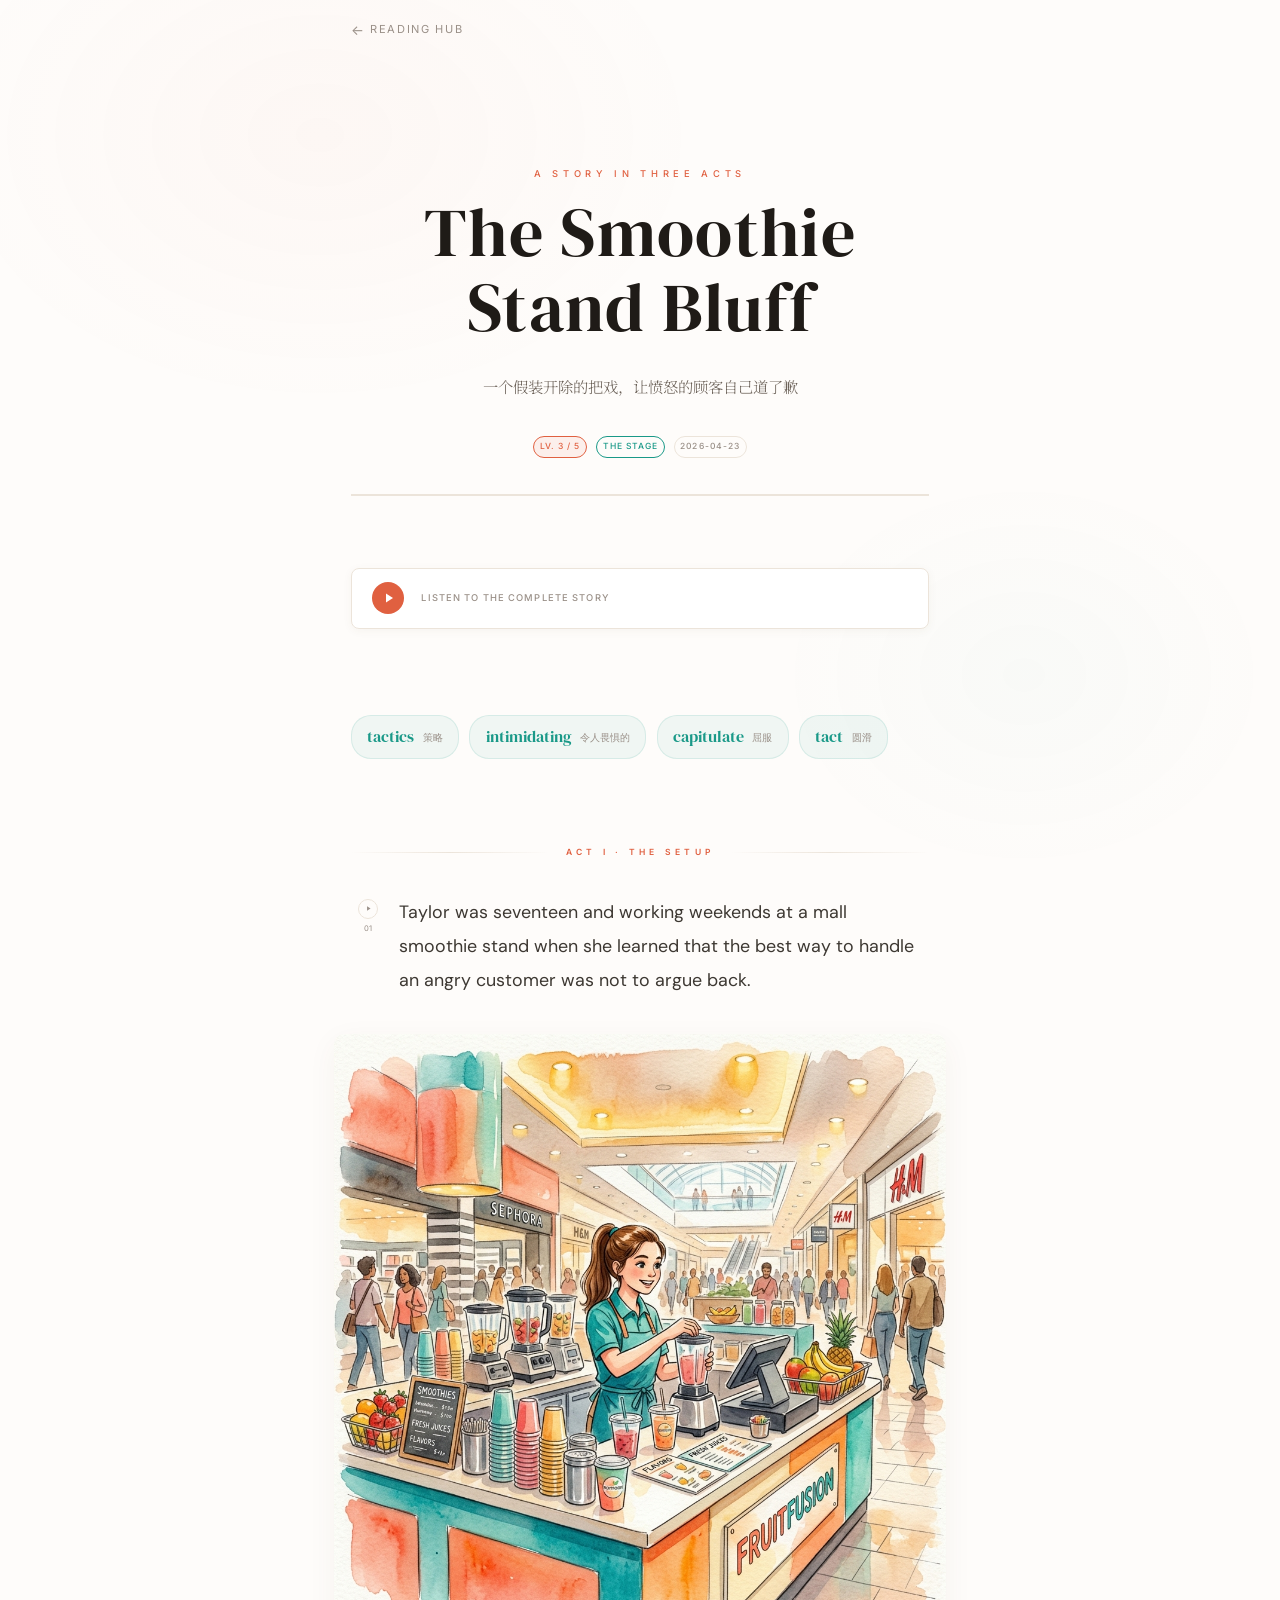
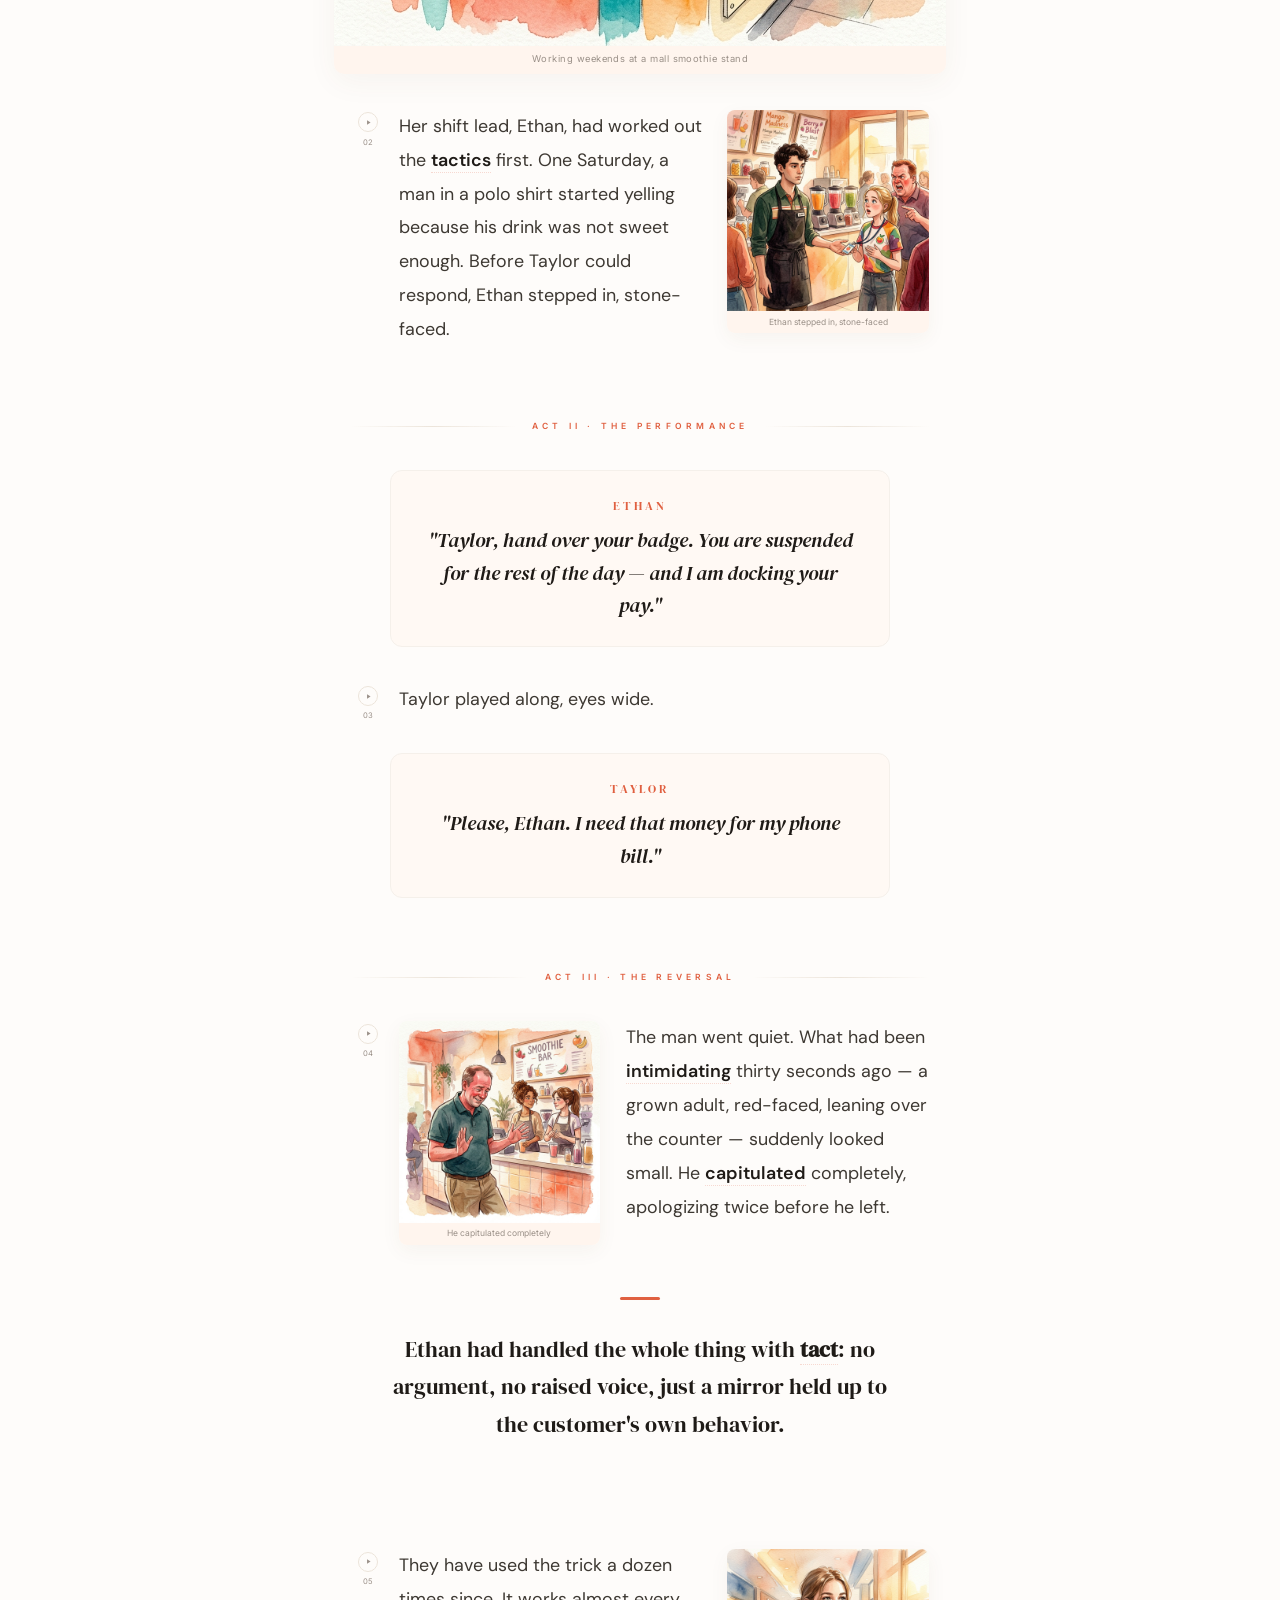
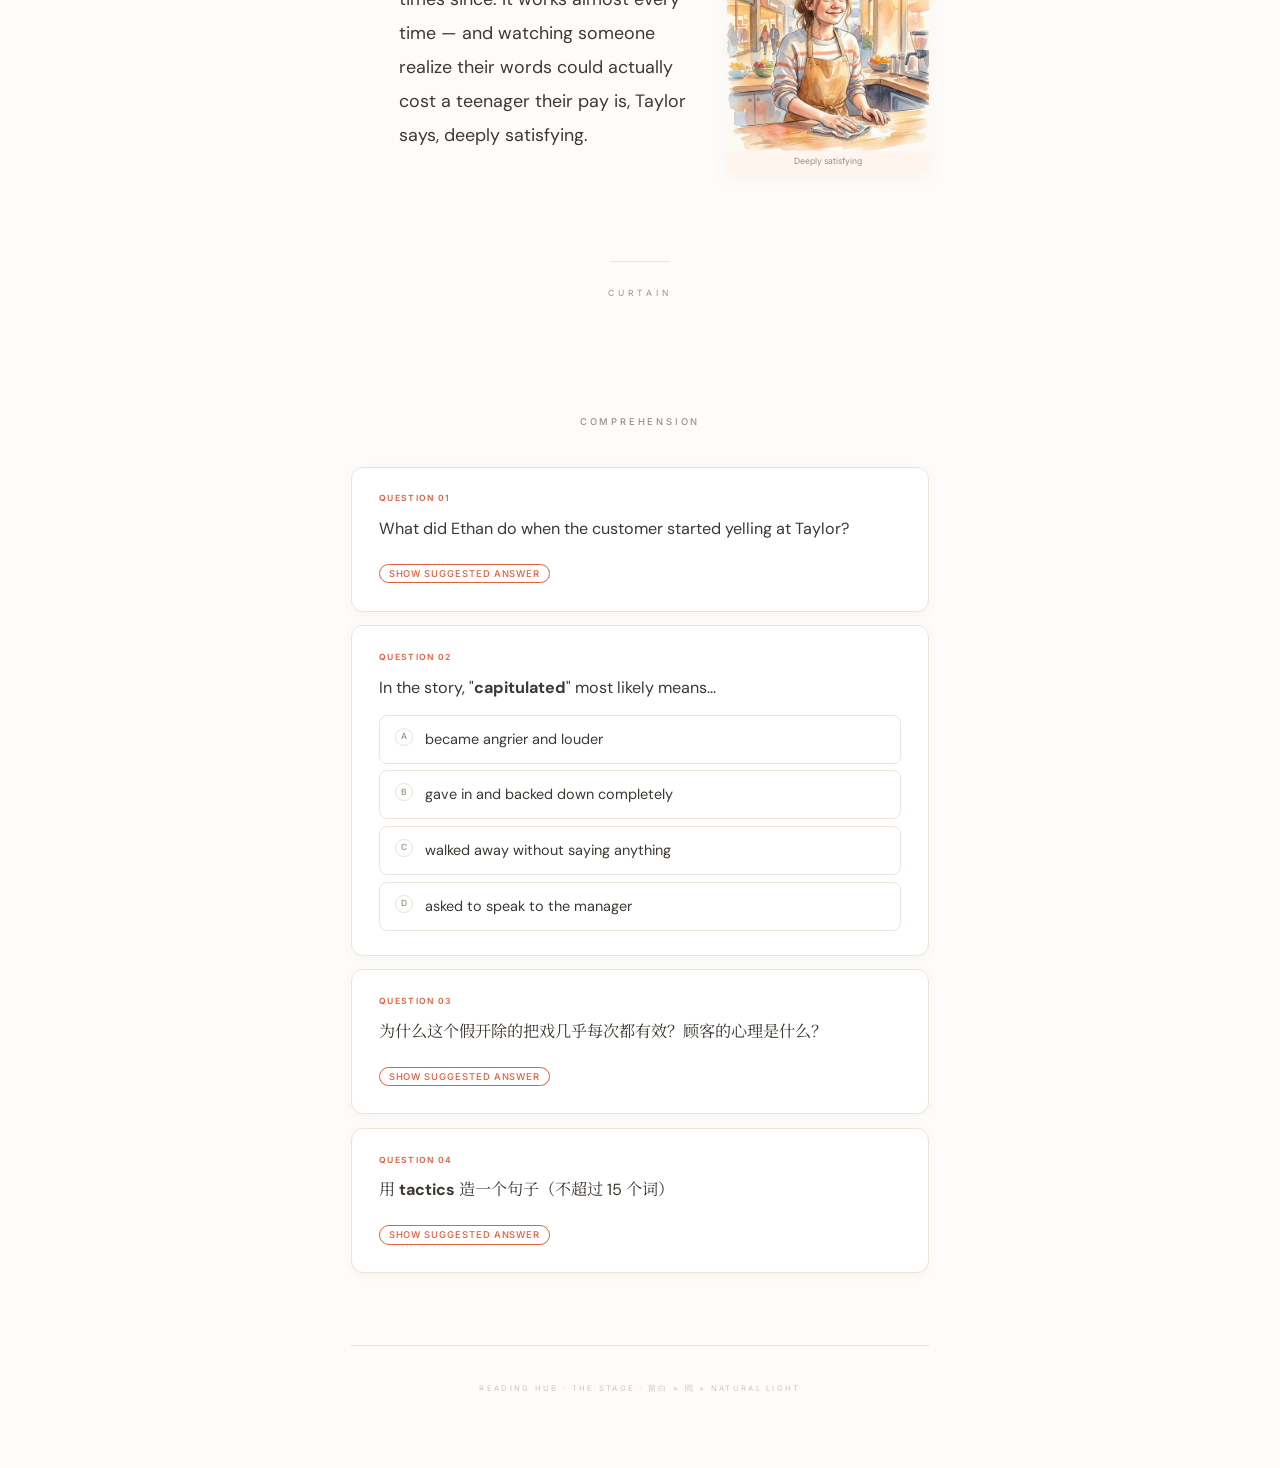
<file: articles/2026-04-23-smoothie-stand-tactics/index.html>
<!DOCTYPE html>
<html lang="en">
<head>
<meta charset="UTF-8">
<meta name="viewport" content="width=device-width, initial-scale=1.0">
<title>The Smoothie Stand Bluff — 沉浸式阅读 | Reading Hub</title>
<meta name="description" content="A teenage smoothie-stand worker and her shift lead discover that the best way to disarm an angry customer is a brilliantly executed fake firing.">
<link rel="stylesheet" href="./style.css">
</head>
<body>
<main class="stage">

  <nav class="back-nav"><a href="../../">Reading Hub</a></nav>

  <!-- ═══ PLAYBILL (no hero image — title-first, theatrical) ═══ -->
  <header class="playbill reveal">
    <p class="playbill__eyebrow">A Story in Three Acts</p>
    <h1 class="playbill__title">The Smoothie<br>Stand Bluff</h1>
    <p class="playbill__subtitle">一个假装开除的把戏，让愤怒的顾客自己道了歉</p>
    <div class="playbill__meta">
      <span class="badge badge--level">LV. 3 / 5</span>
      <span class="badge badge--style">The Stage</span>
      <span class="badge">2026-04-23</span>
    </div>
  </header>

  <!-- Full Audio -->
  <div class="full-audio reveal">
    <div class="full-audio__icon" id="full-audio-btn" data-audio-src="https://chenqinglong--study.oss-cn-beijing.aliyuncs.com/typora/audio/full_art-1776894041317_v2_20260423054256_4d759907.mp3">
      <svg class="play-icon" viewBox="0 0 24 24"><polygon points="6,3 20,12 6,21"/></svg>
      <svg class="pause-icon" viewBox="0 0 24 24"><rect x="5" y="3" width="4" height="18"/><rect x="15" y="3" width="4" height="18"/></svg>
    </div>
    <span class="full-audio__label">Listen to the complete story</span>
  </div>

  <!-- Vocab Strip (horizontal ticker, not grid) -->
  <div class="vocab-strip reveal">
    <span class="vocab-chip"><span class="vocab-chip__word">tactics</span><span class="vocab-chip__hint">策略</span></span>
    <span class="vocab-chip"><span class="vocab-chip__word">intimidating</span><span class="vocab-chip__hint">令人畏惧的</span></span>
    <span class="vocab-chip"><span class="vocab-chip__word">capitulate</span><span class="vocab-chip__hint">屈服</span></span>
    <span class="vocab-chip"><span class="vocab-chip__word">tact</span><span class="vocab-chip__hint">圆滑</span></span>
  </div>

  <!-- ═══════════ ACT I: THE SETUP ═══════════ -->
  <section class="act reveal">
    <div class="act__label">Act I · The Setup</div>

    <div class="scene reveal" id="para-1">
      <div class="scene__audio">
        <button class="ghost-audio__btn" data-audio-src="https://chenqinglong--study.oss-cn-beijing.aliyuncs.com/typora/audio/apar-1776894041317-0_20260423054152_bf549645.mp3" aria-label="Play">
          <svg class="play-icon" viewBox="0 0 24 24"><polygon points="7,4 19,12 7,20"/></svg>
          <svg class="pause-icon" viewBox="0 0 24 24"><rect x="6" y="4" width="3" height="16"/><rect x="15" y="4" width="3" height="16"/></svg>
        </button>
        <span class="scene__num">01</span>
      </div>
      <p class="scene__text">Taylor was seventeen and working weekends at a mall smoothie stand when she learned that the best way to handle an angry customer was not to argue back.</p>
    </div>

    <!-- Illustration: the scene -->
    <figure class="illus-break reveal">
      <img src="./hero.png" alt="A bright mall smoothie stand with Taylor behind the counter">
      <figcaption class="illus-break__cap">Working weekends at a mall smoothie stand</figcaption>
    </figure>

    <div class="scene reveal" id="para-2">
      <div class="scene__audio">
        <button class="ghost-audio__btn" data-audio-src="https://chenqinglong--study.oss-cn-beijing.aliyuncs.com/typora/audio/apar-1776894041317-1_20260423054159_28b703e3.mp3" aria-label="Play">
          <svg class="play-icon" viewBox="0 0 24 24"><polygon points="7,4 19,12 7,20"/></svg>
          <svg class="pause-icon" viewBox="0 0 24 24"><rect x="6" y="4" width="3" height="16"/><rect x="15" y="4" width="3" height="16"/></svg>
        </button>
        <span class="scene__num">02</span>
      </div>
      <figure class="illus-inline illus-inline--right">
        <img src="./scene-01.png" alt="Ethan stepping in stone-faced, extending his hand for Taylor's badge">
        <figcaption class="illus-inline__cap">Ethan stepped in, stone-faced</figcaption>
      </figure>
      <p class="scene__text">Her shift lead, Ethan, had worked out the <span class="vocab-highlight" data-meaning="策略，手段 — clever plans or methods">tactics</span> first. One Saturday, a man in a polo shirt started yelling because his drink was not sweet enough. Before Taylor could respond, Ethan stepped in, stone-faced.</p>
    </div>
  </section>

  <!-- ═══════════ ACT II: THE PERFORMANCE ═══════════ -->
  <section class="act reveal">
    <div class="act__label">Act II · The Performance</div>

    <!-- Ethan's line — centered dialogue block -->
    <div class="dialogue reveal">
      <p class="dialogue__speaker">Ethan</p>
      <p class="dialogue__line">"Taylor, hand over your badge. You are suspended for the rest of the day — and I am docking your pay."</p>
    </div>

    <div class="scene reveal" id="para-3">
      <div class="scene__audio">
        <button class="ghost-audio__btn" data-audio-src="https://chenqinglong--study.oss-cn-beijing.aliyuncs.com/typora/audio/apar-1776894041317-2_20260423054203_719d0198.mp3" aria-label="Play">
          <svg class="play-icon" viewBox="0 0 24 24"><polygon points="7,4 19,12 7,20"/></svg>
          <svg class="pause-icon" viewBox="0 0 24 24"><rect x="6" y="4" width="3" height="16"/><rect x="15" y="4" width="3" height="16"/></svg>
        </button>
        <span class="scene__num">03</span>
      </div>
      <p class="scene__text">Taylor played along, eyes wide.</p>
    </div>

    <!-- Taylor's line -->
    <div class="dialogue reveal">
      <p class="dialogue__speaker">Taylor</p>
      <p class="dialogue__line">"Please, Ethan. I need that money for my phone bill."</p>
    </div>
  </section>

  <!-- ═══════════ ACT III: THE REVERSAL ═══════════ -->
  <section class="act reveal">
    <div class="act__label">Act III · The Reversal</div>

    <div class="scene reveal" id="para-4">
      <div class="scene__audio">
        <button class="ghost-audio__btn" data-audio-src="https://chenqinglong--study.oss-cn-beijing.aliyuncs.com/typora/audio/apar-1776894041317-3_20260423054208_f0e33ce7.mp3" aria-label="Play">
          <svg class="play-icon" viewBox="0 0 24 24"><polygon points="7,4 19,12 7,20"/></svg>
          <svg class="pause-icon" viewBox="0 0 24 24"><rect x="6" y="4" width="3" height="16"/><rect x="15" y="4" width="3" height="16"/></svg>
        </button>
        <span class="scene__num">04</span>
      </div>
      <figure class="illus-inline illus-inline--left">
        <img src="./scene-02.png" alt="The man in polo shirt looking sheepish and apologizing">
        <figcaption class="illus-inline__cap">He capitulated completely</figcaption>
      </figure>
      <p class="scene__text">The man went quiet. What had been <span class="vocab-highlight" data-meaning="令人畏惧的 — making you feel frightened">intimidating</span> thirty seconds ago — a grown adult, red-faced, leaning over the counter — suddenly looked small. He <span class="vocab-highlight" data-meaning="屈服，投降 — gave in completely">capitulated</span> completely, apologizing twice before he left.</p>
    </div>

    <!-- The reversal moment — visually distinct -->
    <div class="reversal reveal">
      <p class="reversal__text">Ethan had handled the whole thing with <span class="vocab-highlight" data-meaning="圆滑，得体 — skill in dealing with others without offense">tact</span>: no argument, no raised voice, just a mirror held up to the customer's own behavior.</p>
    </div>

    <div class="scene reveal" id="para-5">
      <div class="scene__audio">
        <button class="ghost-audio__btn" data-audio-src="https://chenqinglong--study.oss-cn-beijing.aliyuncs.com/typora/audio/apar-1776894041317-4_20260423054253_568524aa.mp3" aria-label="Play">
          <svg class="play-icon" viewBox="0 0 24 24"><polygon points="7,4 19,12 7,20"/></svg>
          <svg class="pause-icon" viewBox="0 0 24 24"><rect x="6" y="4" width="3" height="16"/><rect x="15" y="4" width="3" height="16"/></svg>
        </button>
        <span class="scene__num">05</span>
      </div>
      <figure class="illus-inline illus-inline--right">
        <img src="./emotion.png" alt="Taylor wiping down the counter with a satisfied smile">
        <figcaption class="illus-inline__cap">Deeply satisfying</figcaption>
      </figure>
      <p class="scene__text">They have used the trick a dozen times since. It works almost every time — and watching someone realize their words could actually cost a teenager their pay is, Taylor says, deeply satisfying.</p>
    </div>
  </section>

  <!-- ═══ Curtain ═══ -->
  <div class="curtain">
    <span class="curtain__line"></span>
    <span class="curtain__text">Curtain</span>
  </div>

  <!-- ═══ Comprehension ═══ -->
  <section class="questions">
    <h2 class="questions__header">Comprehension</h2>

    <div class="question reveal">
      <p class="question__num">Question 01</p>
      <p class="question__text">What did Ethan do when the customer started yelling at Taylor?</p>
      <div class="open-answer">
        <button class="open-answer__toggle" onclick="toggleAnswer(this)">Show Suggested Answer</button>
        <div class="open-answer__content">Ethan stepped in with a stone-faced expression and pretended to suspend Taylor, asking her to hand over her badge and telling her he was docking her pay. It was a performance — a tactic to make the angry customer realize how his behavior was affecting a real person.</div>
      </div>
    </div>

    <div class="question reveal">
      <p class="question__num">Question 02</p>
      <p class="question__text">In the story, "<strong>capitulated</strong>" most likely means...</p>
      <ul class="choices">
        <li class="choice" data-correct="false" onclick="selectChoice(this)"><span class="choice__marker">A</span><span class="choice__text">became angrier and louder</span></li>
        <li class="choice" data-correct="true" onclick="selectChoice(this)"><span class="choice__marker">B</span><span class="choice__text">gave in and backed down completely</span></li>
        <li class="choice" data-correct="false" onclick="selectChoice(this)"><span class="choice__marker">C</span><span class="choice__text">walked away without saying anything</span></li>
        <li class="choice" data-correct="false" onclick="selectChoice(this)"><span class="choice__marker">D</span><span class="choice__text">asked to speak to the manager</span></li>
      </ul>
    </div>

    <div class="question reveal">
      <p class="question__num">Question 03</p>
      <p class="question__text">为什么这个假开除的把戏几乎每次都有效？顾客的心理是什么？</p>
      <div class="open-answer">
        <button class="open-answer__toggle" onclick="toggleAnswer(this)">Show Suggested Answer</button>
        <div class="open-answer__content">这个把戏之所以有效，是因为它像一面镜子（a mirror held up to the customer's own behavior）。当顾客看到自己的愤怒似乎真的导致一个十几岁的孩子被处罚、失去收入时，愧疚感会立刻被激活，于是选择 capitulate — 让步道歉。</div>
      </div>
    </div>

    <div class="question reveal">
      <p class="question__num">Question 04</p>
      <p class="question__text">用 <strong>tactics</strong> 造一个句子（不超过 15 个词）</p>
      <div class="open-answer">
        <button class="open-answer__toggle" onclick="toggleAnswer(this)">Show Suggested Answer</button>
        <div class="open-answer__content">Example: "We need better tactics — maybe showing them the safety plan will work."</div>
      </div>
    </div>
  </section>

  <footer class="stage-footer">
    <p class="stage-footer__text">Reading Hub · The Stage · 留白 × 間 × Natural Light</p>
  </footer>

</main>
<script src="../../assets/app.js"></script>
</body>
</html>
</file>
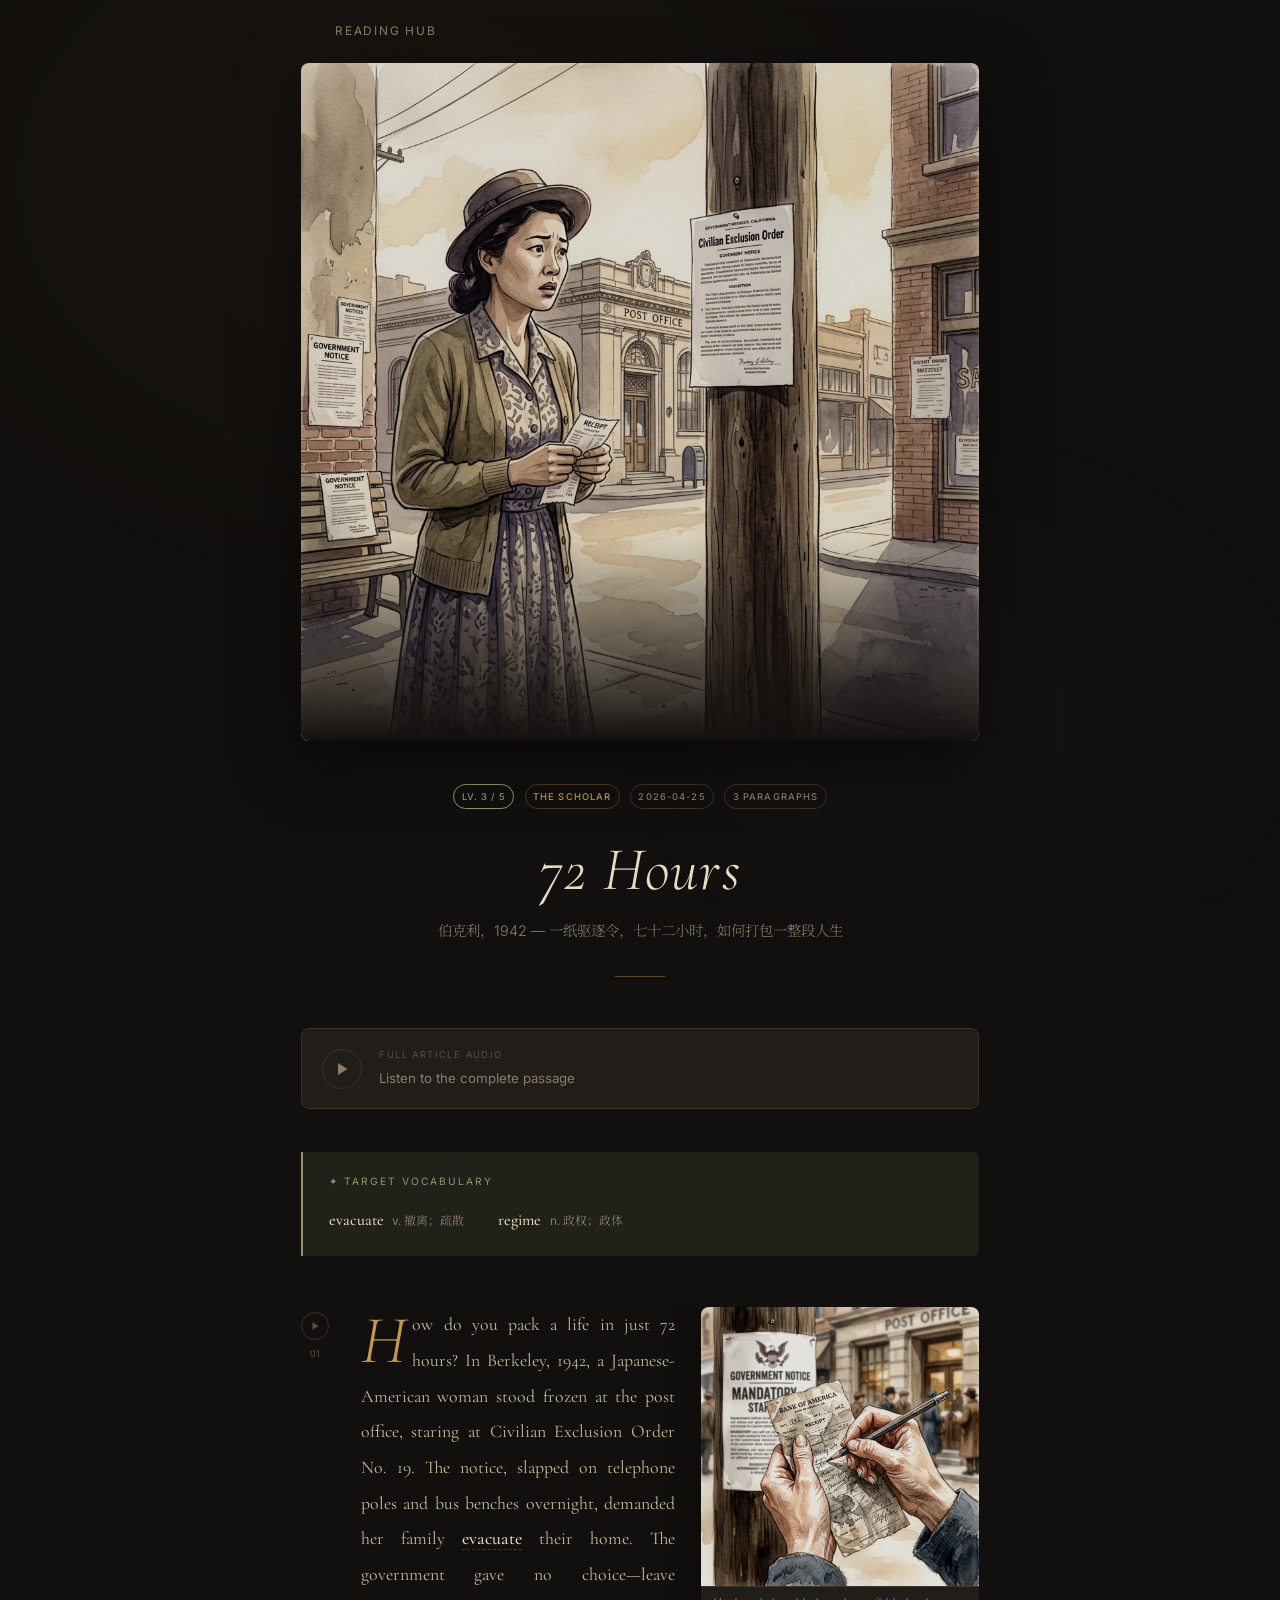
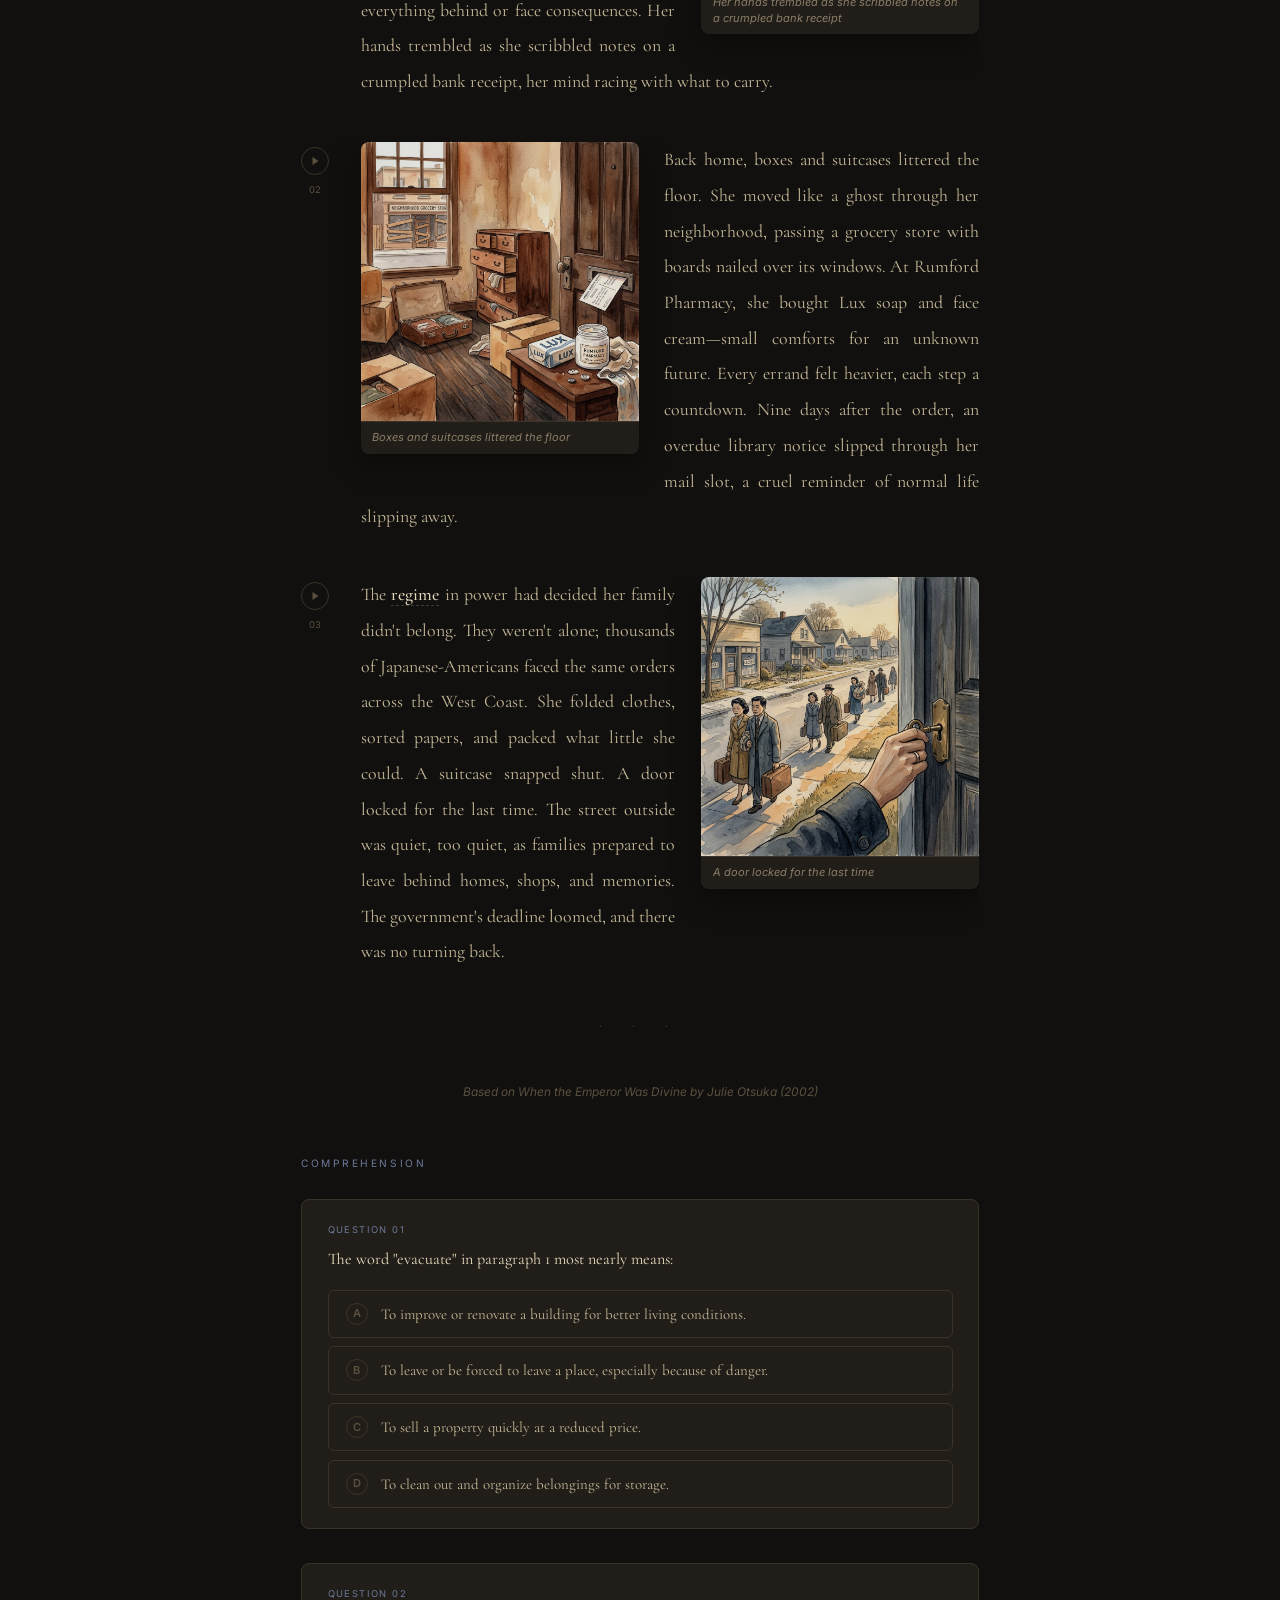
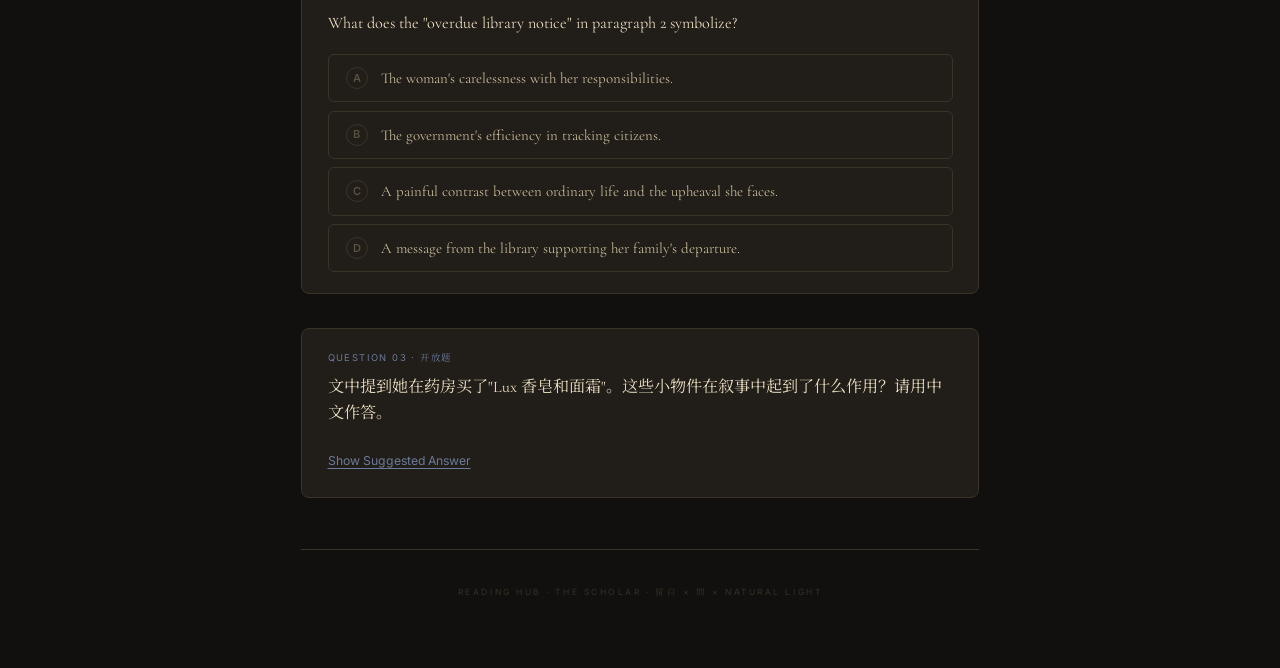
<file: articles/2026-04-25-exclusion-order/index.html>
<!DOCTYPE html>
<html lang="en">
<head>
<meta charset="UTF-8">
<meta name="viewport" content="width=device-width, initial-scale=1.0">
<title>72 Hours — 沉浸式阅读 | Reading Hub</title>
<meta name="description" content="Berkeley, 1942 — a Japanese-American woman has 72 hours to pack a lifetime. An immersive English reading based on Julie Otsuka's When the Emperor Was Divine.">
<link rel="stylesheet" href="./style.css">
</head>
<body>
<main class="page">

  <nav class="back-nav"><a href="../../" id="back-link">Reading Hub</a></nav>

  <!-- Hero -->
  <header class="hero reveal">
    <div class="hero__image-wrap">
      <img class="hero__image" src="./hero.png" alt="A Japanese-American woman stands frozen at a Berkeley post office in 1942, staring at Civilian Exclusion Order No. 19 tacked to a telephone pole">
    </div>
    <div class="meta-badges">
      <span class="badge badge--level">LV. 3 / 5</span>
      <span class="badge badge--style">The Scholar</span>
      <span class="badge">2026-04-25</span>
      <span class="badge">3 paragraphs</span>
    </div>
    <h1 class="hero__title">72 Hours</h1>
    <p class="hero__subtitle">伯克利，1942 — 一纸驱逐令，七十二小时，如何打包一整段人生</p>
    <span class="hero__divider"></span>
  </header>

  <!-- Full Audio -->
  <div class="full-audio reveal" id="full-audio-section">
    <div class="full-audio__icon" id="full-audio-btn" data-audio-src="https://chenqinglong--study.oss-cn-beijing.aliyuncs.com/typora/audio/full_art-1777102750983_20260425154307_2246725f.mp3">
      <svg class="play-icon" viewBox="0 0 24 24"><polygon points="6,3 20,12 6,21"/></svg>
      <svg class="pause-icon" viewBox="0 0 24 24"><rect x="5" y="3" width="4" height="18"/><rect x="15" y="3" width="4" height="18"/></svg>
    </div>
    <div class="full-audio__info">
      <span class="full-audio__label">Full Article Audio</span>
      <span class="full-audio__title">Listen to the complete passage</span>
    </div>
  </div>

  <!-- Vocab Star Chart -->
  <div class="vocab-chart reveal">
    <p class="vocab-chart__header">✦ Target Vocabulary</p>
    <ul class="vocab-chart__list">
      <li class="vocab-star"><span class="vocab-star__word">evacuate</span><span class="vocab-star__hint">v. 撤离；疏散</span></li>
      <li class="vocab-star"><span class="vocab-star__word">regime</span><span class="vocab-star__hint">n. 政权；政体</span></li>
    </ul>
  </div>

  <!-- Article Body -->
  <article class="article">

    <div class="para para--first reveal" id="para-1">
      <div class="ghost-audio">
        <button class="ghost-audio__btn" data-audio-src="https://chenqinglong--study.oss-cn-beijing.aliyuncs.com/typora/audio/apar-1777102750983-0_20260425154253_de8f0a7b.mp3" aria-label="Play paragraph 1">
          <svg class="play-icon" viewBox="0 0 24 24"><polygon points="7,4 19,12 7,20"/></svg>
          <svg class="pause-icon" viewBox="0 0 24 24"><rect x="6" y="4" width="3" height="16"/><rect x="15" y="4" width="3" height="16"/></svg>
        </button>
        <span class="ghost-audio__num">01</span>
      </div>
      <figure class="illus illus--right">
        <img src="./scene-03.png" alt="Close-up of trembling hands scribbling notes on a crumpled bank receipt at the post office">
        <figcaption class="illus__cap">Her hands trembled as she scribbled notes on a crumpled bank receipt</figcaption>
      </figure>
      <p class="para__text">How do you pack a life in just 72 hours? In Berkeley, 1942, a Japanese-American woman stood frozen at the post office, staring at Civilian Exclusion Order No. 19. The notice, slapped on telephone poles and bus benches overnight, demanded her family <span class="vocab-highlight" data-meaning="撤离，疏散 — to remove from a place of danger">evacuate</span> their home. The government gave no choice—leave everything behind or face consequences. Her hands trembled as she scribbled notes on a crumpled bank receipt, her mind racing with what to carry.</p>
    </div>

    <div class="para reveal" id="para-2">
      <div class="ghost-audio">
        <button class="ghost-audio__btn" data-audio-src="https://chenqinglong--study.oss-cn-beijing.aliyuncs.com/typora/audio/apar-1777102750983-1_20260425154253_97080762.mp3" aria-label="Play paragraph 2">
          <svg class="play-icon" viewBox="0 0 24 24"><polygon points="7,4 19,12 7,20"/></svg>
          <svg class="pause-icon" viewBox="0 0 24 24"><rect x="6" y="4" width="3" height="16"/><rect x="15" y="4" width="3" height="16"/></svg>
        </button>
        <span class="ghost-audio__num">02</span>
      </div>
      <figure class="illus illus--left">
        <img src="./scene-01.png" alt="Interior of a 1940s home with boxes and suitcases, boarded grocery store visible through window, Lux soap and face cream on table">
        <figcaption class="illus__cap">Boxes and suitcases littered the floor</figcaption>
      </figure>
      <p class="para__text">Back home, boxes and suitcases littered the floor. She moved like a ghost through her neighborhood, passing a grocery store with boards nailed over its windows. At Rumford Pharmacy, she bought Lux soap and face cream—small comforts for an unknown future. Every errand felt heavier, each step a countdown. Nine days after the order, an overdue library notice slipped through her mail slot, a cruel reminder of normal life slipping away.</p>
    </div>

    <div class="para reveal" id="para-3">
      <div class="ghost-audio">
        <button class="ghost-audio__btn" data-audio-src="https://chenqinglong--study.oss-cn-beijing.aliyuncs.com/typora/audio/apar-1777102750983-2_20260425154254_d266df8b.mp3" aria-label="Play paragraph 3">
          <svg class="play-icon" viewBox="0 0 24 24"><polygon points="7,4 19,12 7,20"/></svg>
          <svg class="pause-icon" viewBox="0 0 24 24"><rect x="6" y="4" width="3" height="16"/><rect x="15" y="4" width="3" height="16"/></svg>
        </button>
        <span class="ghost-audio__num">03</span>
      </div>
      <figure class="illus illus--right">
        <img src="./scene-02.png" alt="A hand locking a door for the last time as Japanese-American families walk down a quiet 1942 street with suitcases">
        <figcaption class="illus__cap">A door locked for the last time</figcaption>
      </figure>
      <p class="para__text">The <span class="vocab-highlight" data-meaning="政权，政体 — a government, especially an authoritarian one">regime</span> in power had decided her family didn't belong. They weren't alone; thousands of Japanese-Americans faced the same orders across the West Coast. She folded clothes, sorted papers, and packed what little she could. A suitcase snapped shut. A door locked for the last time. The street outside was quiet, too quiet, as families prepared to leave behind homes, shops, and memories. The government's deadline loomed, and there was no turning back.</p>
    </div>

  </article>

  <div class="divider">· · ·</div>

  <p class="source">Based on <em>When the Emperor Was Divine</em> by Julie Otsuka (2002)</p>

  <!-- Comprehension Questions -->
  <section class="questions reveal">
    <p class="questions__header">Comprehension</p>

    <div class="question" id="q1">
      <p class="question__num">Question 01</p>
      <p class="question__text">The word "evacuate" in paragraph 1 most nearly means:</p>
      <ul class="choices">
        <li class="choice" data-correct="false" onclick="selectChoice(this)"><span class="choice__marker">A</span><span class="choice__text">To improve or renovate a building for better living conditions.</span></li>
        <li class="choice" data-correct="true" onclick="selectChoice(this)"><span class="choice__marker">B</span><span class="choice__text">To leave or be forced to leave a place, especially because of danger.</span></li>
        <li class="choice" data-correct="false" onclick="selectChoice(this)"><span class="choice__marker">C</span><span class="choice__text">To sell a property quickly at a reduced price.</span></li>
        <li class="choice" data-correct="false" onclick="selectChoice(this)"><span class="choice__marker">D</span><span class="choice__text">To clean out and organize belongings for storage.</span></li>
      </ul>
    </div>

    <div class="question" id="q2">
      <p class="question__num">Question 02</p>
      <p class="question__text">What does the "overdue library notice" in paragraph 2 symbolize?</p>
      <ul class="choices">
        <li class="choice" data-correct="false" onclick="selectChoice(this)"><span class="choice__marker">A</span><span class="choice__text">The woman's carelessness with her responsibilities.</span></li>
        <li class="choice" data-correct="false" onclick="selectChoice(this)"><span class="choice__marker">B</span><span class="choice__text">The government's efficiency in tracking citizens.</span></li>
        <li class="choice" data-correct="true" onclick="selectChoice(this)"><span class="choice__marker">C</span><span class="choice__text">A painful contrast between ordinary life and the upheaval she faces.</span></li>
        <li class="choice" data-correct="false" onclick="selectChoice(this)"><span class="choice__marker">D</span><span class="choice__text">A message from the library supporting her family's departure.</span></li>
      </ul>
    </div>

    <div class="question" id="q3">
      <p class="question__num">Question 03 · 开放题</p>
      <p class="question__text">文中提到她在药房买了"Lux 香皂和面霜"。这些小物件在叙事中起到了什么作用？请用中文作答。</p>
      <div class="open-answer">
        <button class="open-answer__toggle" onclick="toggleAnswer(this)">Show Suggested Answer</button>
        <div class="open-answer__content">
          <p>在被迫撤离的巨大变故面前，Lux 香皂和面霜是极其微小的私人物品。作者特意写她去药房购买这些"small comforts"（小小的慰藉），恰恰凸显了她在面对不确定未来时的无力感——她唯一能掌控的，只有这些日常小物。这些细节让读者感受到，在宏大的历史叙事（政府驱逐令、种族歧视）背后，是一个个真实的人，正在经历最普通的焦虑：在一个未知的目的地，至少还有干净的香皂和护肤品，至少还有一点点日常生活的尊严。</p>
        </div>
      </div>
    </div>
  </section>

  <footer class="page-footer">
    <p class="page-footer__text">Reading Hub · The Scholar · 留白 × 間 × Natural Light</p>
  </footer>

</main>
<script src="../../assets/app.js"></script>
</body>
</html>
</file>
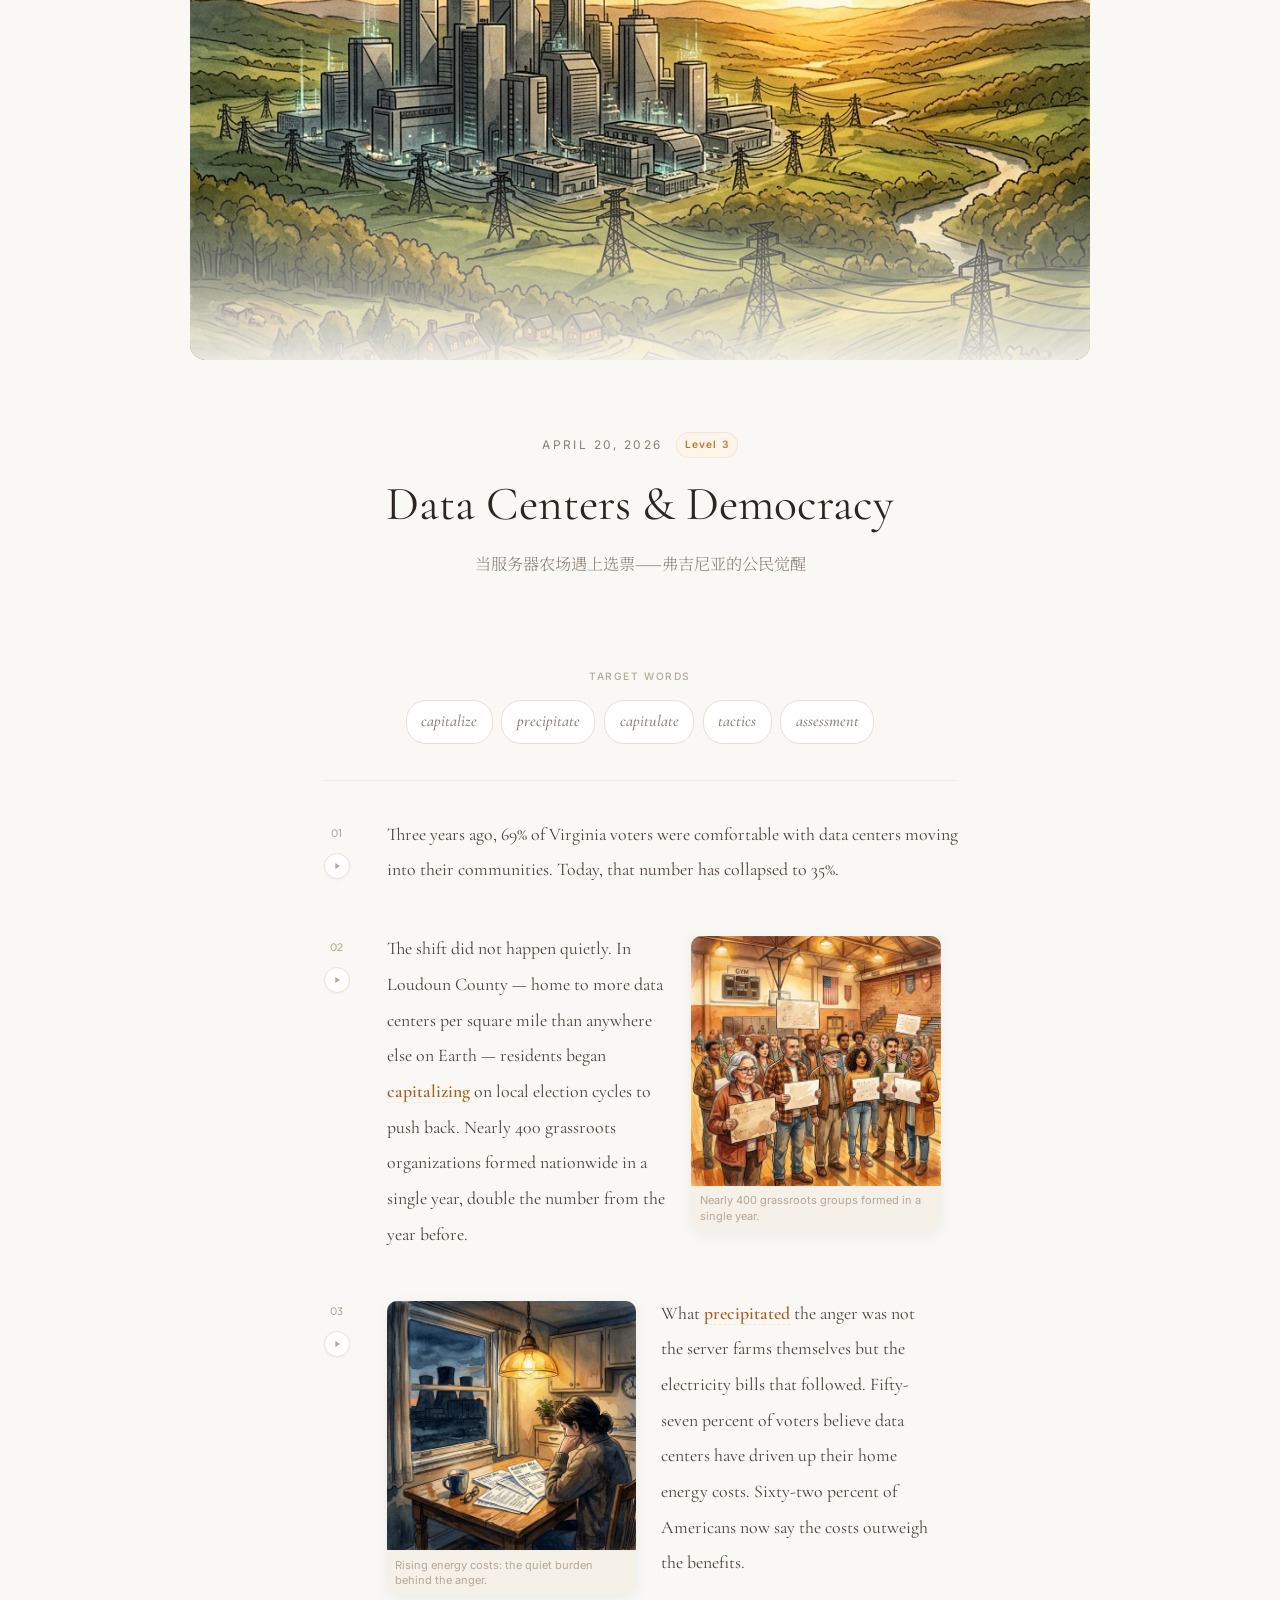
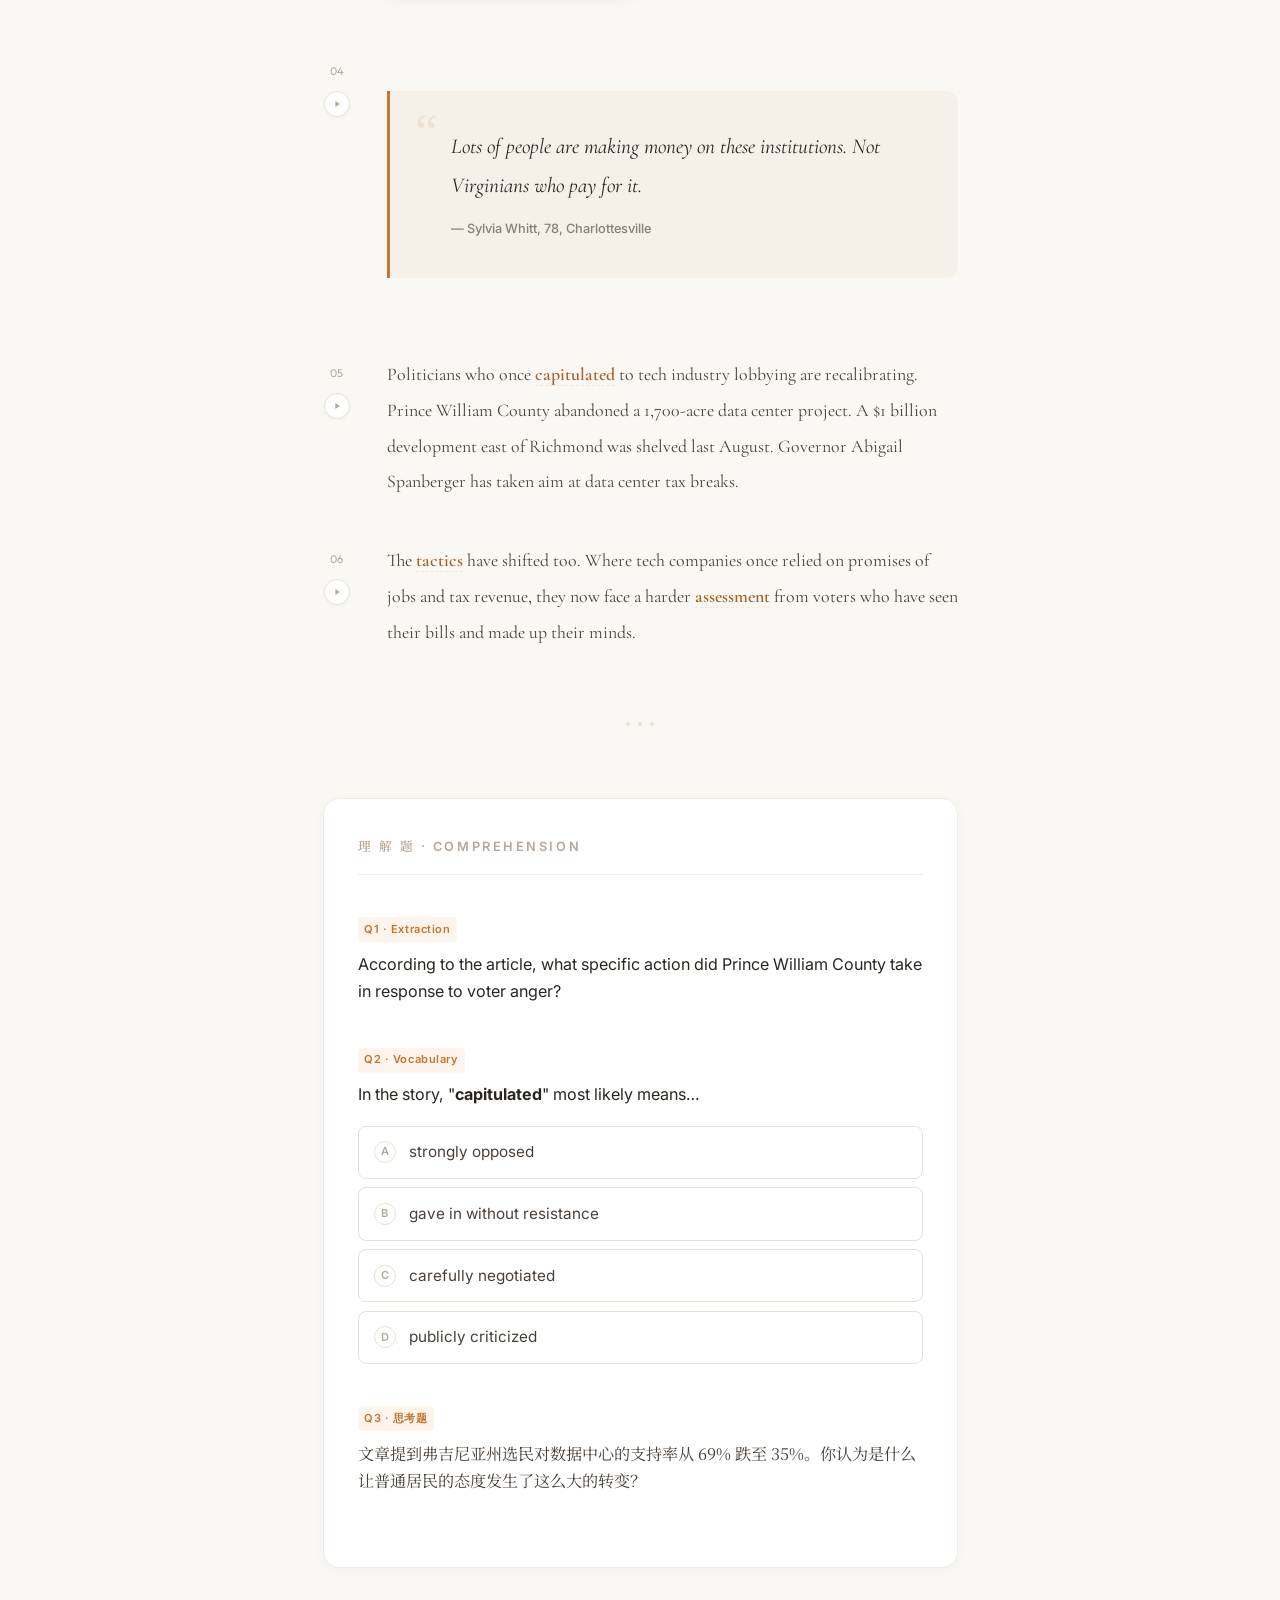
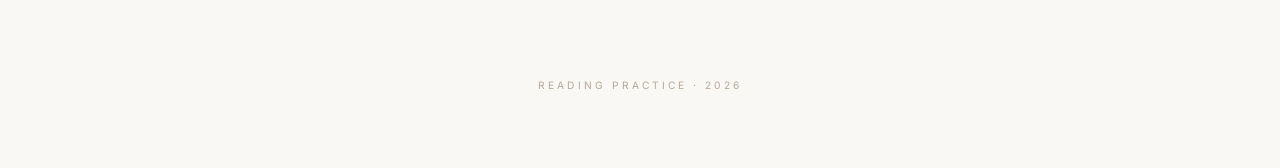
<file: reading-2026-04-20.html>
<!DOCTYPE html>
<html lang="en">
<head>
<meta charset="UTF-8">
<meta name="viewport" content="width=device-width, initial-scale=1.0">
<title>Reading Practice · Data Centers & Democracy</title>
<meta name="description" content="English reading practice: Data center resistance in Virginia. Target vocabulary: capitalize, precipitate, capitulate, tactics, assessment.">
<link rel="preconnect" href="https://fonts.googleapis.com">
<link rel="preconnect" href="https://fonts.gstatic.com" crossorigin>
<link href="https://fonts.googleapis.com/css2?family=Noto+Serif+SC:wght@300;400;600&family=Cormorant+Garamond:ital,wght@0,300;0,400;0,500;0,600;1,300;1,400&family=Inter:wght@300;400;500;600&family=Outfit:wght@300;400;500&display=swap" rel="stylesheet">
<style>
*,*::before,*::after{margin:0;padding:0;box-sizing:border-box}

:root{
  --bg:          #faf8f4;
  --bg-warm:     #f5f0e8;
  --card:        #ffffff;
  --border:      #e8e0d4;
  --border-light:#f0ebe3;

  --text-primary:   #2c2520;
  --text-body:      #4a4039;
  --text-secondary: #8a7e72;
  --text-muted:     #b5a898;

  --accent:         #c47530;
  --accent-soft:    rgba(196,117,48,0.12);
  --accent-hover:   #a85e20;
  --accent-bg:      #fdf5ec;

  --breath:   clamp(3rem, 8vh, 6rem);
  --pause:    clamp(1.5rem, 4vh, 3rem);
  --whisper:  clamp(0.8rem, 2vh, 1.2rem);
}

html{ font-size:17px; scroll-behavior:smooth; -webkit-font-smoothing:antialiased; }

body{
  background: var(--bg);
  color: var(--text-body);
  font-family: 'Cormorant Garamond', 'Noto Serif SC', Georgia, serif;
  line-height: 1.95;
  min-height:100vh;
}

.page{ max-width:720px; margin:0 auto; padding: 0 clamp(1.2rem,5vw,2.5rem); }

/* ═══ HERO ═══ */
.hero{
  width:100%; max-width:900px; margin:0 auto var(--pause);
  overflow:hidden; border-radius:0 0 16px 16px;
  position:relative;
}
.hero img{ width:100%; height:clamp(200px,40vh,420px); object-fit:cover; display:block; }
.hero__fade{ position:absolute; bottom:0; left:0; right:0; height:50%; background:linear-gradient(transparent, rgba(250,248,244,0.9)); pointer-events:none; }

/* ═══ HEADER ═══ */
.header{ padding-top:var(--pause); margin-bottom:var(--breath); text-align:center; }
.header__meta{ display:flex; align-items:center; justify-content:center; gap:0.8rem; margin-bottom:var(--whisper); }
.header__date{ font-family:'Inter',sans-serif; font-size:0.7rem; font-weight:400; letter-spacing:0.2em; text-transform:uppercase; color:var(--text-secondary); }
.header__level{ font-family:'Inter',sans-serif; font-size:0.6rem; font-weight:600; letter-spacing:0.1em; color:var(--accent); background:var(--accent-bg); border:1px solid var(--accent-soft); padding:0.2em 0.8em; border-radius:20px; }
.header__title{ font-family:'Cormorant Garamond',serif; font-size:clamp(2rem,5vw,2.8rem); font-weight:400; color:var(--text-primary); line-height:1.2; margin-bottom:var(--whisper); }
.header__subtitle{ font-family:'Noto Serif SC',serif; font-size:0.95rem; font-weight:300; color:var(--text-secondary); line-height:1.6; }

/* ═══ VOCAB ═══ */
.vocab{ display:flex; flex-wrap:wrap; justify-content:center; gap:0.5rem; padding:var(--whisper) 0 var(--pause); margin-bottom:var(--pause); border-bottom:1px solid var(--border-light); }
.vocab__label{ font-family:'Inter',sans-serif; font-size:0.6rem; font-weight:500; letter-spacing:0.15em; text-transform:uppercase; color:var(--text-muted); width:100%; text-align:center; margin-bottom:0.3rem; }
.vocab__word{ font-family:'Cormorant Garamond',serif; font-size:0.95rem; font-weight:500; font-style:italic; color:var(--text-secondary); padding:0.3em 0.9em; border:1px solid var(--border); border-radius:20px; background:var(--card); transition:all 0.3s ease; cursor:default; }
.vocab__word:hover{ color:var(--accent); border-color:var(--accent); background:var(--accent-bg); }

/* ═══ PASSAGE ═══ */
.passage{ margin-bottom:var(--breath); }

.para{
  margin-bottom:calc(var(--pause)*1.2);
  display:flex; gap:1rem;
  opacity:0; transform:translateY(12px);
  animation: emerge 0.7s ease forwards;
}
.para:nth-child(1){ animation-delay:0.05s; }
.para:nth-child(2){ animation-delay:0.1s; }
.para:nth-child(3){ animation-delay:0.15s; }
.para:nth-child(4){ animation-delay:0.2s; }
.para:nth-child(5){ animation-delay:0.25s; }
.para:nth-child(6){ animation-delay:0.3s; }
@keyframes emerge{ to{ opacity:1; transform:translateY(0); } }

.para__sidebar{ flex-shrink:0; display:flex; flex-direction:column; align-items:center; gap:0.5rem; padding-top:0.35rem; width:28px; }
.para__index{ font-family:'Outfit',sans-serif; font-size:0.65rem; font-weight:400; color:var(--text-muted); }

/* Ghost Audio */
.ghost-btn{ width:26px; height:26px; border-radius:50%; border:1.5px solid var(--border); background:var(--card); color:var(--text-muted); cursor:pointer; display:flex; align-items:center; justify-content:center; transition:all 0.3s ease; outline:none; box-shadow:0 1px 3px rgba(0,0,0,0.04); }
.ghost-btn svg{ width:10px; height:10px; fill:currentColor; }
.ghost-btn:hover{ border-color:var(--accent); color:var(--accent); background:var(--accent-bg); }
.para.is-playing .ghost-btn{ border-color:var(--accent); color:white; background:var(--accent); box-shadow:0 2px 8px rgba(196,117,48,0.3); }
.para.is-playing .para__content{ border-left-color:var(--accent); }
.para.is-playing .para__index{ color:var(--accent); }

.para__content{ flex:1; border-left:2px solid transparent; padding-left:1rem; transition:border-color 0.4s ease; }
.para__text{ font-size:1.05rem; color:var(--text-body); line-height:2; }

/* ═══ VOCAB HIGHLIGHT ═══ */
.v{ color:var(--accent-hover); font-weight:600; position:relative; cursor:help; border-bottom:1.5px dashed var(--accent-soft); transition:all 0.3s ease; }
.v:hover{ color:var(--accent); border-bottom-style:solid; border-bottom-color:var(--accent); }
.v[data-tip]::before{ content:attr(data-tip); position:absolute; bottom:calc(100% + 10px); left:50%; transform:translateX(-50%) translateY(6px); background:var(--text-primary); color:#fff; font-family:'Inter','Noto Serif SC',sans-serif; font-size:0.72rem; font-style:normal; font-weight:400; padding:0.5em 1em; white-space:nowrap; border-radius:6px; box-shadow:0 4px 12px rgba(0,0,0,0.15); opacity:0; pointer-events:none; transition:opacity 0.25s ease, transform 0.25s ease; z-index:20; }
.v[data-tip]::after{ content:''; position:absolute; bottom:calc(100% + 4px); left:50%; transform:translateX(-50%) translateY(6px); border:5px solid transparent; border-top-color:var(--text-primary); opacity:0; transition:opacity 0.25s ease, transform 0.25s ease; z-index:20; }
.v[data-tip]:hover::before, .v[data-tip]:hover::after{ opacity:1; transform:translateX(-50%) translateY(0); }

/* ═══════════════════════════════════
   INLINE ILLUSTRATION — Float with text
   Magazine-style text wrap
   ═══════════════════════════════════ */

.illus{
  width:45%;
  margin:0.3rem 0 1rem;
  border-radius:10px;
  overflow:hidden;
  box-shadow: 0 3px 15px rgba(0,0,0,0.06);
}

.illus--right{ float:right; margin-left:1.5rem; }
.illus--left{  float:left;  margin-right:1.5rem; }

.illus img{ width:100%; height:auto; display:block; }

.illus__cap{
  font-family:'Inter','Noto Serif SC',sans-serif;
  font-size:0.65rem; font-weight:400;
  color:var(--text-muted);
  padding:0.6em 0.8em;
  background:var(--bg-warm);
  border-top:1px solid var(--border-light);
  line-height:1.4;
}

/* Clear float after paragraphs */
.clearfix::after{ content:''; display:table; clear:both; }

/* ═══ QUOTE ═══ */
.quote{
  margin:var(--pause) 0; padding:var(--pause);
  background:var(--bg-warm); border-left:3px solid var(--accent);
  border-radius:0 12px 12px 0; position:relative;
  clear:both;
}
.quote::before{ content:'\201C'; position:absolute; top:0.3em; left:0.5em; font-size:3rem; font-family:Georgia,serif; color:var(--accent-soft); line-height:1; }
.quote__text{ font-size:clamp(1.1rem,2.5vw,1.25rem); font-style:italic; font-weight:400; color:var(--text-primary); line-height:1.8; margin-bottom:0.8rem; padding-left:1.5rem; }
.quote__attr{ font-family:'Inter',sans-serif; font-size:0.75rem; font-weight:500; color:var(--text-secondary); padding-left:1.5rem; }

/* ═══ DIVIDER ═══ */
.divider{ display:flex; align-items:center; justify-content:center; gap:8px; margin:var(--breath) 0; clear:both; }
.divider span{ width:4px; height:4px; border-radius:50%; background:var(--border); }

/* ═══ COMPREHENSION ═══ */
.comprehension{ background:var(--card); border:1px solid var(--border-light); border-radius:16px; padding:var(--pause) clamp(1.2rem,4vw,2rem); margin-bottom:var(--breath); box-shadow:0 2px 12px rgba(0,0,0,0.03); }
.comp__title{ font-family:'Inter','Noto Serif SC',sans-serif; font-size:0.75rem; font-weight:600; letter-spacing:0.2em; color:var(--text-muted); text-transform:uppercase; margin-bottom:var(--pause); padding-bottom:0.8rem; border-bottom:1px solid var(--border-light); }
.q{ margin-bottom:var(--pause); }
.q__label{ font-family:'Inter',sans-serif; font-size:0.65rem; font-weight:600; color:var(--accent); letter-spacing:0.05em; margin-bottom:0.5rem; display:inline-block; background:var(--accent-bg); padding:0.15em 0.6em; border-radius:4px; }
.q__text{ font-family:'Inter',sans-serif; font-size:0.95rem; font-weight:400; color:var(--text-primary); line-height:1.7; margin-bottom:1rem; }
.q__text--cn{ font-family:'Noto Serif SC',serif; color:var(--text-body); }
.choices{ list-style:none; display:flex; flex-direction:column; gap:0.5rem; }
.choices li{ font-family:'Inter',sans-serif; font-size:0.9rem; color:var(--text-body); padding:0.7em 1em; border:1px solid var(--border); border-radius:8px; cursor:pointer; transition:all 0.25s ease; display:flex; align-items:center; gap:0.8rem; }
.choices li::before{ content:attr(data-label); font-size:0.65rem; font-weight:600; color:var(--text-muted); width:22px; height:22px; display:flex; align-items:center; justify-content:center; border-radius:50%; border:1.5px solid var(--border); flex-shrink:0; transition:all 0.25s ease; }
.choices li:hover{ border-color:var(--accent); background:var(--accent-bg); }
.choices li.selected{ border-color:var(--accent); background:var(--accent-bg); color:var(--text-primary); font-weight:500; }
.choices li.selected::before{ background:var(--accent); color:white; border-color:var(--accent); }

/* ═══ FOOTER ═══ */
.footer{ text-align:center; padding:var(--pause) 0 var(--breath); }
.footer__text{ font-family:'Inter',sans-serif; font-size:0.6rem; font-weight:400; letter-spacing:0.3em; text-transform:uppercase; color:var(--text-muted); }

/* ═══ Responsive ═══ */
@media(max-width:600px){
  html{ font-size:16px; }
  .para{ flex-direction:column; gap:0.5rem; }
  .para__sidebar{ flex-direction:row; width:100%; gap:0.8rem; align-items:center; }
  .para__content{ padding-left:0; border-left:none; }
  .illus{ width:100%; float:none; margin-left:0; margin-right:0; margin-bottom:1rem; }
  .hero img{ height:200px; }
}

@media(min-width:601px) and (max-width:900px){
  .illus{ width:50%; }
}

/* ═══ Scroll Reveal ═══ */
.reveal{ opacity:0; transform:translateY(20px); transition:opacity 0.7s ease, transform 0.7s ease; }
.reveal.visible{ opacity:1; transform:translateY(0); }
</style>
</head>
<body>

<!-- ═══ HERO ═══ -->
<div class="hero">
  <img src="./reading-2026-04-20-hero.png" alt="Virginia landscape with data centers and rural communities under warm sunset light">
  <div class="hero__fade"></div>
</div>

<main class="page">

  <header class="header">
    <div class="header__meta">
      <span class="header__date">April 20, 2026</span>
      <span class="header__level">Level 3</span>
    </div>
    <h1 class="header__title">Data Centers &amp; Democracy</h1>
    <p class="header__subtitle">当服务器农场遇上选票——弗吉尼亚的公民觉醒</p>
  </header>

  <nav class="vocab" aria-label="Target vocabulary">
    <span class="vocab__label">Target Words</span>
    <span class="vocab__word">capitalize</span>
    <span class="vocab__word">precipitate</span>
    <span class="vocab__word">capitulate</span>
    <span class="vocab__word">tactics</span>
    <span class="vocab__word">assessment</span>
  </nav>

  <article class="passage">

    <!-- ¶1 -->
    <section class="para" id="p1">
      <aside class="para__sidebar">
        <span class="para__index">01</span>
        <button class="ghost-btn" data-src="https://chenqinglong--study.oss-cn-beijing.aliyuncs.com/typora/audio/apar-1776681828395-0_20260420184504_706efcd2.mp3" aria-label="Play"><svg viewBox="0 0 24 24"><path d="M8 5v14l11-7z"/></svg></button>
      </aside>
      <div class="para__content">
        <p class="para__text">Three years ago, 69% of Virginia voters were comfortable with data centers moving into their communities. Today, that number has collapsed to 35%.</p>
      </div>
    </section>

    <!-- ¶2 — Community image floats right, text wraps around it -->
    <section class="para clearfix" id="p2">
      <aside class="para__sidebar">
        <span class="para__index">02</span>
        <button class="ghost-btn" data-src="https://chenqinglong--study.oss-cn-beijing.aliyuncs.com/typora/audio/apar-1776681828395-1_20260420184510_fc43f941.mp3" aria-label="Play"><svg viewBox="0 0 24 24"><path d="M8 5v14l11-7z"/></svg></button>
      </aside>
      <div class="para__content">
        <figure class="illus illus--right">
          <img src="./reading-2026-04-20-community.png" alt="Community meeting in a small-town gymnasium">
          <figcaption class="illus__cap">Nearly 400 grassroots groups formed in a single year.</figcaption>
        </figure>
        <p class="para__text">The shift did not happen quietly. In Loudoun County — home to more data centers per square mile than anywhere else on Earth — residents began <span class="v" data-tip="利用，乘机发挥 — to take advantage of">capitalizing</span> on local election cycles to push back. Nearly 400 grassroots organizations formed nationwide in a single year, double the number from the year before.</p>
      </div>
    </section>

    <!-- ¶3 — Bills image floats left -->
    <section class="para clearfix" id="p3">
      <aside class="para__sidebar">
        <span class="para__index">03</span>
        <button class="ghost-btn" data-src="https://chenqinglong--study.oss-cn-beijing.aliyuncs.com/typora/audio/apar-1776681828395-2_20260420184516_1b4f41fe.mp3" aria-label="Play"><svg viewBox="0 0 24 24"><path d="M8 5v14l11-7z"/></svg></button>
      </aside>
      <div class="para__content">
        <figure class="illus illus--left">
          <img src="./reading-2026-04-20-bills.png" alt="Kitchen table with electricity bills, data center silhouettes through window">
          <figcaption class="illus__cap">Rising energy costs: the quiet burden behind the anger.</figcaption>
        </figure>
        <p class="para__text">What <span class="v" data-tip="引发，促使发生 — to cause to happen suddenly">precipitated</span> the anger was not the server farms themselves but the electricity bills that followed. Fifty-seven percent of voters believe data centers have driven up their home energy costs. Sixty-two percent of Americans now say the costs outweigh the benefits.</p>
      </div>
    </section>

    <!-- ¶4 — QUOTE -->
    <section class="para" id="p4">
      <aside class="para__sidebar">
        <span class="para__index">04</span>
        <button class="ghost-btn" data-src="https://chenqinglong--study.oss-cn-beijing.aliyuncs.com/typora/audio/apar-1776681828395-3_20260420184521_81624339.mp3" aria-label="Play"><svg viewBox="0 0 24 24"><path d="M8 5v14l11-7z"/></svg></button>
      </aside>
      <div class="para__content">
        <div class="quote">
          <p class="quote__text">Lots of people are making money on these institutions. Not Virginians who pay for it.</p>
          <p class="quote__attr">— Sylvia Whitt, 78, Charlottesville</p>
        </div>
      </div>
    </section>

    <!-- ¶5 -->
    <section class="para" id="p5">
      <aside class="para__sidebar">
        <span class="para__index">05</span>
        <button class="ghost-btn" data-src="https://chenqinglong--study.oss-cn-beijing.aliyuncs.com/typora/audio/apar-1776681828395-4_20260420184527_0dcff6cd.mp3" aria-label="Play"><svg viewBox="0 0 24 24"><path d="M8 5v14l11-7z"/></svg></button>
      </aside>
      <div class="para__content">
        <p class="para__text">Politicians who once <span class="v" data-tip="屈服让步 — to cease to resist">capitulated</span> to tech industry lobbying are recalibrating. Prince William County abandoned a 1,700-acre data center project. A $1 billion development east of Richmond was shelved last August. Governor Abigail Spanberger has taken aim at data center tax breaks.</p>
      </div>
    </section>

    <!-- ¶6 -->
    <section class="para" id="p6">
      <aside class="para__sidebar">
        <span class="para__index">06</span>
        <button class="ghost-btn" data-src="https://chenqinglong--study.oss-cn-beijing.aliyuncs.com/typora/audio/apar-1776681828395-5_20260420184533_dc515e1b.mp3" aria-label="Play"><svg viewBox="0 0 24 24"><path d="M8 5v14l11-7z"/></svg></button>
      </aside>
      <div class="para__content">
        <p class="para__text">The <span class="v" data-tip="策略手法 — planned strategy">tactics</span> have shifted too. Where tech companies once relied on promises of jobs and tax revenue, they now face a harder <span class="v" data-tip="评估与判断 — careful evaluation">assessment</span> from voters who have seen their bills and made up their minds.</p>
      </div>
    </section>

  </article>

  <div class="divider"><span></span><span></span><span></span></div>

  <section class="comprehension reveal">
    <h2 class="comp__title">理 解 题 · Comprehension</h2>
    <div class="q reveal">
      <span class="q__label">Q1 · Extraction</span>
      <p class="q__text">According to the article, what specific action did Prince William County take in response to voter anger?</p>
    </div>
    <div class="q reveal">
      <span class="q__label">Q2 · Vocabulary</span>
      <p class="q__text">In the story, "<strong>capitulated</strong>" most likely means…</p>
      <ul class="choices">
        <li data-label="A">strongly opposed</li>
        <li data-label="B">gave in without resistance</li>
        <li data-label="C">carefully negotiated</li>
        <li data-label="D">publicly criticized</li>
      </ul>
    </div>
    <div class="q reveal">
      <span class="q__label">Q3 · 思考题</span>
      <p class="q__text q__text--cn">文章提到弗吉尼亚州选民对数据中心的支持率从 69% 跌至 35%。你认为是什么让普通居民的态度发生了这么大的转变？</p>
    </div>
  </section>

  <footer class="footer">
    <p class="footer__text">Reading Practice · 2026</p>
  </footer>
</main>

<audio id="player" style="display:none;"></audio>

<script>
document.addEventListener('DOMContentLoaded', () => {
  'use strict';
  const obs = new IntersectionObserver(entries => {
    entries.forEach(e => { if(e.isIntersecting){ e.target.classList.add('visible'); obs.unobserve(e.target); } });
  },{ threshold:0.12, rootMargin:'0px 0px -30px 0px' });
  document.querySelectorAll('.reveal').forEach(el => obs.observe(el));

  document.querySelectorAll('.choices').forEach(list => {
    list.addEventListener('click', e => {
      const li = e.target.closest('li'); if(!li) return;
      list.querySelectorAll('li').forEach(i => i.classList.remove('selected'));
      li.classList.add('selected');
    });
  });

  const player = document.getElementById('player');
  const btns = document.querySelectorAll('.ghost-btn');
  let activeBtn = null;
  const playIcon = '<svg viewBox="0 0 24 24"><path d="M8 5v14l11-7z"/></svg>';
  const pauseIcon = '<svg viewBox="0 0 24 24"><path d="M6 19h4V5H6v14zm8-14v14h4V5h-4z"/></svg>';
  function resetAll(){ btns.forEach(b => { b.innerHTML = playIcon; b.closest('.para')?.classList.remove('is-playing'); }); }
  btns.forEach(btn => {
    btn.addEventListener('click', () => {
      const src = btn.dataset.src;
      if(activeBtn === btn && !player.paused){ player.pause(); resetAll(); activeBtn = null; return; }
      resetAll(); player.src = src;
      player.play().then(() => { btn.innerHTML = pauseIcon; btn.closest('.para')?.classList.add('is-playing'); activeBtn = btn; }).catch(console.error);
    });
  });
  player.addEventListener('ended', () => { resetAll(); activeBtn = null; });
});
</script>
</body>
</html>
</file>
<file: articles/2026-04-22-beef-noodle-soup/style.css>
/**
 * Reading Hub — Shared Structural CSS (base.css)
 * Layout, components, interactions — color-agnostic.
 * All colors come from theme.css via CSS custom properties.
 */

/* ═══ Reset ═══ */
*,*::before,*::after{ margin:0; padding:0; box-sizing:border-box; }

/* ═══ Base ═══ */
html{ scroll-behavior:smooth; -webkit-font-smoothing:antialiased; -moz-osx-font-smoothing:grayscale; }
body{ min-height:100vh; overflow-x:hidden; }

/* ═══ Page Container ═══ */
.page{ max-width:720px; margin:0 auto; padding:0 clamp(1.5rem,5vw,3rem); }

/* ═══ Back Navigation ═══ */
.back-nav{ padding:var(--whisper) 0; margin-bottom:var(--pause); }
.back-nav a{
  font-family:'Inter',sans-serif; font-size:.65rem; font-weight:400;
  letter-spacing:.15em; text-transform:uppercase; color:var(--text-faint);
  text-decoration:none; transition:color .3s; display:inline-flex; align-items:center; gap:.4em;
}
.back-nav a:hover{ color:var(--accent); }
.back-nav a::before{ content:'←'; font-size:.8rem; }

/* ═══ Hero Section ═══ */
.hero{ margin-bottom:var(--breath); position:relative; }
.hero__image-wrap{
  width:100%; border-radius:12px; overflow:hidden;
  margin-bottom:var(--pause); box-shadow:0 20px 60px var(--shadow),0 4px 16px var(--shadow);
}
.hero__image{ width:100%; display:block; aspect-ratio:16/9; object-fit:cover; }

/* — Metadata Badges — */
.meta-badges{ display:flex; flex-wrap:wrap; gap:.6rem; margin-bottom:var(--whisper); }
.badge{
  font-family:'Inter',sans-serif; font-size:.55rem; font-weight:500;
  letter-spacing:.12em; text-transform:uppercase; padding:.3em .8em;
  border-radius:20px; border:1px solid var(--border); color:var(--text-faint); background:var(--surface);
}
.badge--level{ border-color:var(--accent); color:var(--accent); background:var(--accent-soft); }
.badge--style{ border-color:var(--accent-alt,var(--accent)); color:var(--accent-alt,var(--accent)); }

/* — Title — */
.hero__title{
  font-size:clamp(2.4rem,6vw,3.6rem); font-weight:300;
  color:var(--heading); line-height:1.15; margin-bottom:.3em; letter-spacing:-.01em;
}
.hero__subtitle{
  font-size:.95rem; font-weight:300; color:var(--text-light); margin-bottom:var(--pause);
}
.hero__divider{
  display:block; width:50px; height:2px;
  background:linear-gradient(90deg,var(--accent),transparent); opacity:.6;
}

/* ═══ Full Audio Player ═══ */
.full-audio{
  background:var(--surface); border:1px solid var(--border); border-radius:10px;
  padding:1rem 1.4rem; margin-bottom:var(--breath);
  display:flex; align-items:center; gap:1rem; box-shadow:0 2px 12px var(--shadow);
}
.full-audio__icon{
  width:36px; height:36px; border-radius:50%; background:var(--accent);
  display:flex; align-items:center; justify-content:center;
  cursor:pointer; transition:transform .2s,box-shadow .2s; flex-shrink:0;
}
.full-audio__icon:hover{ transform:scale(1.05); box-shadow:0 4px 16px var(--accent-glow); }
.full-audio__icon svg{ width:14px; height:14px; fill:#fff; margin-left:2px; }
.full-audio__icon .pause-icon{ display:none; margin-left:0; }
.full-audio__icon.playing .play-icon{ display:none; }
.full-audio__icon.playing .pause-icon{ display:block; }
.full-audio__info{ display:flex; flex-direction:column; gap:.15rem; }
.full-audio__label{
  font-family:'Inter',sans-serif; font-size:.6rem; font-weight:500;
  letter-spacing:.15em; text-transform:uppercase; color:var(--text-faint);
}
.full-audio__title{ font-size:.85rem; color:var(--text-light); }

/* ═══ Vocab Star Chart ═══ */
.vocab-chart{
  background:var(--surface); border:1px solid var(--border); border-radius:10px;
  padding:1.4rem 1.6rem; margin-bottom:var(--breath); box-shadow:0 2px 12px var(--shadow);
}
.vocab-chart__header{
  font-family:'Inter',sans-serif; font-size:.55rem; font-weight:500;
  letter-spacing:.3em; text-transform:uppercase; color:var(--text-faint); margin-bottom:1rem;
}
.vocab-chart__list{ display:flex; flex-wrap:wrap; gap:.8rem; list-style:none; }
.vocab-star{
  display:flex; flex-direction:column; align-items:center; gap:.4rem;
  padding:.6rem 1rem; border-radius:8px; background:var(--accent-soft);
  border:1px solid var(--accent-border,rgba(0,0,0,.06));
  cursor:default; transition:transform .2s,box-shadow .2s;
}
.vocab-star:hover{ transform:translateY(-2px); box-shadow:0 4px 12px var(--accent-glow); }
.vocab-star__word{ font-size:1.1rem; font-weight:500; color:var(--accent); }
.vocab-star__hint{ font-family:'Inter',sans-serif; font-size:.55rem; color:var(--text-faint); letter-spacing:.05em; }

/* ═══ Article Body ═══ */
.article{ margin-bottom:var(--breath); }
.para{ position:relative; margin-bottom:var(--pause); padding-left:3rem; clear:both; overflow:hidden; }
.para::after{ content:''; display:block; clear:both; }
.para__text{ font-size:1.1rem; line-height:2; color:var(--text); transition:color .4s; }

/* — Ghost Audio Button — */
.ghost-audio{
  position:absolute; left:0; top:.2em; width:2.2rem;
  display:flex; flex-direction:column; align-items:center; gap:.25rem;
}
.ghost-audio__btn{
  width:22px; height:22px; border:1.5px solid var(--border); border-radius:50%;
  background:transparent; cursor:pointer; display:flex; align-items:center;
  justify-content:center; transition:all .3s; padding:0;
}
.ghost-audio__btn:hover{ border-color:var(--accent); background:var(--accent-soft); }
.ghost-audio__btn svg{ width:8px; height:8px; fill:var(--text-faint); margin-left:1px; transition:fill .3s; }
.ghost-audio__btn:hover svg{ fill:var(--accent); }
.ghost-audio__btn .pause-icon{ display:none; margin-left:0; }
.ghost-audio__btn.playing .play-icon{ display:none; }
.ghost-audio__btn.playing .pause-icon{ display:block; }
.ghost-audio__btn.playing{ border-color:var(--accent); background:var(--accent-soft); }
.ghost-audio__btn.playing svg{ fill:var(--accent); }
.ghost-audio__num{ font-family:'Inter',sans-serif; font-size:.5rem; color:var(--text-faint); letter-spacing:.05em; }

/* — Playing State — */
.para.playing .para__text{ color:var(--heading); }
.para.playing::before{
  content:''; position:absolute; left:2.4rem; top:0; bottom:0; width:2px;
  background:linear-gradient(180deg,var(--accent),transparent); opacity:.4;
  animation:pulseGlow 2s ease-in-out infinite;
}
@keyframes pulseGlow{ 0%,100%{opacity:.3} 50%{opacity:.6} }

/* ═══ Vocab Highlight (Immersive Tooltip) ═══ */
.vocab-highlight{
  font-weight:500; color:var(--heading); border-bottom:1.5px dotted var(--accent-glow);
  cursor:help; position:relative; transition:color .3s,border-color .3s; text-decoration:none;
}
.vocab-highlight:hover{ color:var(--accent); border-bottom-color:var(--accent); }
.vocab-highlight::after{
  content:attr(data-meaning); position:absolute; bottom:calc(100% + 8px);
  left:50%; transform:translateX(-50%) translateY(6px);
  background:var(--heading); color:var(--tooltip-text,#f0e6d4);
  font-family:'Inter','Noto Serif SC',sans-serif; font-size:.65rem; font-weight:400;
  line-height:1.5; padding:.5em .9em; border-radius:6px; white-space:nowrap;
  pointer-events:none; opacity:0; transition:opacity .3s,transform .3s;
  z-index:100; box-shadow:0 4px 20px rgba(0,0,0,.12);
}
.vocab-highlight:hover::after{ opacity:1; transform:translateX(-50%) translateY(0); }

/* ═══ Illustrations (Float) ═══ */
.illus{ border-radius:10px; overflow:hidden; box-shadow:0 8px 30px var(--shadow); margin-bottom:1rem; }
.illus--right{ float:right; width:42%; margin-left:1.8rem; margin-bottom:1rem; }
.illus--left{ float:left; width:42%; margin-right:1.8rem; margin-bottom:1rem; }
.illus img{ width:100%; display:block; }
.illus__cap{
  font-family:'Inter',sans-serif; font-size:.55rem; font-weight:400;
  color:var(--text-faint); letter-spacing:.05em; padding:.5em .8em;
  background:var(--bg-warm,var(--surface)); text-align:center;
}
@media(max-width:600px){
  .illus{ width:100%!important; float:none!important; margin-left:0!important; margin-right:0!important; }
}

/* ═══ Section Divider ═══ */
.divider{
  text-align:center; margin:var(--breath) 0; color:var(--text-faint);
  font-size:.8rem; letter-spacing:1em; opacity:.5; user-select:none;
}

/* ═══ Comprehension Questions ═══ */
.questions{ margin-bottom:var(--breath); }
.questions__header{
  font-family:'Inter',sans-serif; font-size:.6rem; font-weight:500;
  letter-spacing:.3em; text-transform:uppercase; color:var(--text-faint);
  margin-bottom:var(--pause); padding-bottom:var(--whisper); border-bottom:1px solid var(--border);
}
.question{
  background:var(--surface); border:1px solid var(--border); border-radius:10px;
  padding:1.6rem 1.8rem; margin-bottom:1rem; box-shadow:0 2px 12px var(--shadow);
}
.question__num{
  font-family:'Inter',sans-serif; font-size:.55rem; font-weight:500;
  letter-spacing:.15em; text-transform:uppercase; color:var(--accent); margin-bottom:.6rem;
}
.question__text{ font-size:1rem; line-height:1.7; color:var(--text); margin-bottom:1rem; }

/* — Choices — */
.choices{ list-style:none; display:flex; flex-direction:column; gap:.5rem; }
.choice{
  display:flex; align-items:flex-start; gap:.8rem; padding:.8rem 1rem;
  border-radius:8px; border:1px solid var(--border); cursor:pointer;
  transition:all .3s; background:transparent;
}
.choice:hover{ border-color:var(--accent); background:var(--accent-soft); }
.choice.selected{ border-color:var(--accent); background:var(--accent-soft); }
.choice.correct{ border-color:#4caf50; background:rgba(76,175,80,0.08); }
.choice.incorrect{ border-color:#e57373; background:rgba(229,115,115,0.08); }
.choice__marker{
  width:20px; height:20px; border-radius:50%; border:1.5px solid var(--border);
  display:flex; align-items:center; justify-content:center; flex-shrink:0;
  margin-top:.1em; font-family:'Inter',sans-serif; font-size:.55rem;
  font-weight:500; color:var(--text-faint); transition:all .3s;
}
.choice.selected .choice__marker{ border-color:var(--accent); background:var(--accent); color:#fff; }
.choice.correct .choice__marker{ border-color:#4caf50; background:#4caf50; color:#fff; }
.choice.incorrect .choice__marker{ border-color:#e57373; background:#e57373; color:#fff; }
.choice__text{ font-size:.9rem; line-height:1.6; color:var(--text); }

/* — Open Answer — */
.open-answer{ margin-top:.8rem; }
.open-answer__toggle{
  font-family:'Inter',sans-serif; font-size:.6rem; font-weight:500;
  letter-spacing:.1em; text-transform:uppercase; color:var(--accent);
  background:none; border:1px solid var(--accent); border-radius:20px;
  padding:.4em 1em; cursor:pointer; transition:all .3s;
}
.open-answer__toggle:hover{ background:var(--accent); color:#fff; }
.open-answer__content{
  display:none; margin-top:.8rem; padding:1rem; background:var(--bg-warm,var(--surface));
  border-radius:8px; font-size:.85rem; line-height:1.7; color:var(--text-light);
}
.open-answer__content.show{ display:block; animation:fadeSlideUp .4s ease; }

/* ═══ Footer ═══ */
.page-footer{ text-align:center; padding:var(--pause) 0 var(--breath); border-top:1px solid var(--border); }
.page-footer__text{
  font-family:'Inter',sans-serif; font-size:.5rem; font-weight:400;
  letter-spacing:.3em; text-transform:uppercase; color:var(--text-faint); opacity:.5;
}

/* ═══ Scroll Reveal ═══ */
.reveal{ opacity:0; transform:translateY(12px); transition:opacity .8s ease,transform .8s cubic-bezier(.2,.8,.2,1); }
.reveal.visible{ opacity:1; transform:translateY(0); }
@keyframes fadeSlideUp{ from{opacity:0;transform:translateY(8px)} to{opacity:1;transform:translateY(0)} }

/* ═══ Responsive ═══ */
@media(max-width:600px){
  .para{ padding-left:2.4rem; }
  .ghost-audio{ width:1.8rem; }
  .ghost-audio__btn{ width:18px; height:18px; }
  .hero__title{ font-size:2rem; }
  .question{ padding:1.2rem; }
  .vocab-highlight::after{ white-space:normal; max-width:200px; left:0; transform:translateX(0) translateY(6px); }
  .vocab-highlight:hover::after{ transform:translateX(0) translateY(0); }
}

/* ═══ Print ═══ */
@media print{
  .ghost-audio,.full-audio,.back-nav,.vocab-chart{ display:none!important; }
  .para{ padding-left:0; }
  .reveal{ opacity:1!important; transform:none!important; }
}
/**
 * The Scholar — 经典文学风
 * 温润 · 沉淀 · 慢阅读
 * Beef Noodle Soup: 亲情、食物、六年沉默
 */

@import url('https://fonts.googleapis.com/css2?family=Cormorant+Garamond:ital,wght@0,300;0,400;0,500;0,600;1,300;1,400&family=Inter:wght@300;400;500&family=Noto+Serif+SC:wght@300;400;600&display=swap');

:root{
  --bg:        #faf8f4;
  --bg-warm:   #f5f0e8;
  --surface:   #ffffff;
  --text:      #4a4039;
  --text-light:#7a7068;
  --text-faint:#a09888;
  --heading:   #2d2520;
  --accent:    #c47530;
  --accent-alt:#b8860b;
  --accent-soft:rgba(196,117,48,0.10);
  --accent-glow:rgba(196,117,48,0.25);
  --accent-border:rgba(196,117,48,0.12);
  --tooltip-text:#f0e6d4;
  --border:    #e8e0d4;
  --shadow:    rgba(80,60,40,0.06);
  --breath:    clamp(3rem,8vh,6rem);
  --pause:     clamp(1.5rem,4vh,3rem);
  --whisper:   clamp(0.8rem,2vh,1.2rem);
}

html{ font-size:18px; }

body{
  background:var(--bg);
  color:var(--text);
  font-family:'Cormorant Garamond','Noto Serif SC',Georgia,serif;
  line-height:1.9;
}

/* Ambient warm glow */
body::before{
  content:''; position:fixed; inset:0;
  background:
    radial-gradient(ellipse 800px 600px at 30% 20%, rgba(196,117,48,0.04) 0%, transparent 60%),
    radial-gradient(ellipse 600px 500px at 75% 80%, rgba(184,134,11,0.03) 0%, transparent 50%);
  z-index:-1; pointer-events:none;
}

/* Scholar title font */
.hero__title{ font-family:'Cormorant Garamond',serif; }
.hero__subtitle{ font-family:'Noto Serif SC',serif; }
.vocab-star__word{ font-family:'Cormorant Garamond',serif; }

/* Drop Cap — first paragraph */
.para--first .para__text::first-letter{
  font-family:'Cormorant Garamond',serif;
  font-size:3.8em; float:left; line-height:.8;
  margin:.05em .12em 0 0; color:var(--accent); font-weight:300;
}
</file>
<file: articles/2026-04-23-smoothie-stand-tactics/style.css>
/*
 * ═══════════════════════════════════════════
 * THE STAGE — 现代戏剧风
 * 分幕叙事 · 对话居中 · 反转张力
 * ═══════════════════════════════════════════
 */

@import url('https://fonts.googleapis.com/css2?family=DM+Sans:ital,wght@0,300;0,400;0,500;0,600;0,700;1,400&family=DM+Serif+Display&family=Inter:wght@300;400;500&family=Noto+Serif+SC:wght@300;400&display=swap');

*,*::before,*::after{margin:0;padding:0;box-sizing:border-box}

:root{
  --bg:#fefcfa; --bg-warm:#fff5ee; --surface:#fff;
  --text:#3d3832; --text-light:#6b6158; --text-faint:#9a9088; --heading:#1f1b17;
  --accent:#e06040; --accent-alt:#1a9988;
  --accent-soft:rgba(224,96,64,0.08); --accent-glow:rgba(224,96,64,0.22);
  --accent-border:rgba(224,96,64,0.15); --tooltip-text:#fff5ee;
  --border:#ece4da; --shadow:rgba(100,70,40,0.05);
  --breath:clamp(3rem,8vh,5rem); --pause:clamp(1.5rem,4vh,2.5rem); --whisper:clamp(.6rem,1.5vh,1rem);
}

html{font-size:17px;scroll-behavior:smooth;-webkit-font-smoothing:antialiased}
body{background:var(--bg);color:var(--text);font-family:'DM Sans','Noto Serif SC',sans-serif;line-height:1.8;min-height:100vh;overflow-x:hidden}
body::before{content:'';position:fixed;inset:0;background:radial-gradient(ellipse 700px 500px at 25% 15%,rgba(224,96,64,0.03) 0%,transparent 55%),radial-gradient(ellipse 500px 400px at 80% 75%,rgba(26,153,136,0.025) 0%,transparent 50%);z-index:-1;pointer-events:none}

/* ═══ Layout: Centered stage ═══ */
.stage{max-width:680px;margin:0 auto;padding:0 clamp(1.5rem,5vw,3rem)}

/* ═══ Back Nav ═══ */
.back-nav{padding:var(--whisper) 0;margin-bottom:var(--pause)}
.back-nav a{font-family:'Inter',sans-serif;font-size:.65rem;font-weight:400;letter-spacing:.15em;text-transform:uppercase;color:var(--text-faint);text-decoration:none;transition:color .3s;display:inline-flex;align-items:center;gap:.4em}
.back-nav a:hover{color:var(--accent)}
.back-nav a::before{content:'←';font-size:.8rem}

/* ═══ Playbill Header (not hero image on top!) ═══ */
.playbill{text-align:center;margin-bottom:var(--breath);padding:var(--breath) 0 var(--pause);border-bottom:2px solid var(--border);position:relative}
.playbill__eyebrow{font-family:'Inter',sans-serif;font-size:.55rem;font-weight:500;letter-spacing:.5em;text-transform:uppercase;color:var(--accent);margin-bottom:var(--whisper)}
.playbill__title{font-family:'DM Serif Display',serif;font-size:clamp(2.6rem,7vw,4rem);font-weight:400;color:var(--heading);line-height:1.1;margin-bottom:.4em;letter-spacing:.02em}
.playbill__subtitle{font-family:'Noto Serif SC',serif;font-size:.9rem;font-weight:300;color:var(--text-light);margin-bottom:var(--pause)}
.playbill__meta{display:flex;justify-content:center;flex-wrap:wrap;gap:.5rem}
.badge{font-family:'Inter',sans-serif;font-size:.5rem;font-weight:500;letter-spacing:.12em;text-transform:uppercase;padding:.25em .7em;border-radius:20px;border:1px solid var(--border);color:var(--text-faint)}
.badge--level{border-color:var(--accent);color:var(--accent);background:var(--accent-soft)}
.badge--style{border-color:var(--accent-alt);color:var(--accent-alt)}

/* ═══ Full Audio — Horizontal bar ═══ */
.full-audio{display:flex;align-items:center;gap:1rem;padding:.8rem 1.2rem;background:var(--surface);border:1px solid var(--border);border-radius:8px;margin-bottom:var(--breath);box-shadow:0 2px 10px var(--shadow)}
.full-audio__icon{width:32px;height:32px;border-radius:50%;background:var(--accent);display:flex;align-items:center;justify-content:center;cursor:pointer;transition:transform .2s,box-shadow .2s;flex-shrink:0}
.full-audio__icon:hover{transform:scale(1.08);box-shadow:0 4px 14px var(--accent-glow)}
.full-audio__icon svg{width:12px;height:12px;fill:#fff;margin-left:2px}
.full-audio__icon .pause-icon{display:none;margin-left:0}
.full-audio__icon.playing .play-icon{display:none}
.full-audio__icon.playing .pause-icon{display:block}
.full-audio__label{font-family:'Inter',sans-serif;font-size:.55rem;font-weight:500;letter-spacing:.12em;text-transform:uppercase;color:var(--text-faint)}

/* ═══ Vocab — Horizontal ticker strip (not grid) ═══ */
.vocab-strip{display:flex;gap:.6rem;overflow-x:auto;padding:.8rem 0;margin-bottom:var(--breath);scrollbar-width:none;-ms-overflow-style:none}
.vocab-strip::-webkit-scrollbar{display:none}
.vocab-chip{flex-shrink:0;display:flex;align-items:center;gap:.5rem;padding:.4rem .9rem;border-radius:20px;background:rgba(26,153,136,0.06);border:1px solid rgba(26,153,136,0.12);font-family:'Inter',sans-serif;font-size:.75rem;transition:transform .2s,box-shadow .2s;cursor:default}
.vocab-chip:hover{transform:translateY(-2px);box-shadow:0 4px 12px rgba(26,153,136,0.15)}
.vocab-chip__word{font-family:'DM Serif Display',serif;font-size:.95rem;color:var(--accent-alt);font-weight:400}
.vocab-chip__hint{color:var(--text-faint);font-size:.6rem}

/* ═══ ACT STRUCTURE (instead of numbered paragraphs) ═══ */
.act{margin-bottom:var(--breath);position:relative}
.act__label{font-family:'Inter',sans-serif;font-size:.5rem;font-weight:600;letter-spacing:.5em;text-transform:uppercase;color:var(--accent);text-align:center;margin-bottom:var(--pause);position:relative;display:flex;align-items:center;gap:1rem}
.act__label::before,.act__label::after{content:'';flex:1;height:1px;background:linear-gradient(90deg,transparent,var(--border),transparent)}

/* ═══ Scene (paragraph) — left-aligned narration ═══ */
.scene{position:relative;margin-bottom:var(--pause);padding-left:2.8rem}
.scene__audio{position:absolute;left:0;top:.15em;width:2rem;display:flex;flex-direction:column;align-items:center;gap:.2rem}

/* Ghost Audio Button */
.ghost-audio__btn{width:20px;height:20px;border:1.5px solid var(--border);border-radius:50%;background:transparent;cursor:pointer;display:flex;align-items:center;justify-content:center;transition:all .3s;padding:0}
.ghost-audio__btn:hover{border-color:var(--accent);background:var(--accent-soft)}
.ghost-audio__btn svg{width:7px;height:7px;fill:var(--text-faint);margin-left:1px;transition:fill .3s}
.ghost-audio__btn:hover svg{fill:var(--accent)}
.ghost-audio__btn .pause-icon{display:none;margin-left:0}
.ghost-audio__btn.playing .play-icon{display:none}
.ghost-audio__btn.playing .pause-icon{display:block}
.ghost-audio__btn.playing{border-color:var(--accent);background:var(--accent-soft)}
.ghost-audio__btn.playing svg{fill:var(--accent)}
.scene__num{font-family:'Inter',sans-serif;font-size:.45rem;color:var(--text-faint);letter-spacing:.05em}

/* Playing state */
.scene.playing .scene__text{color:var(--heading)}
.scene.playing::before{content:'';position:absolute;left:2.2rem;top:0;bottom:0;width:2px;background:linear-gradient(180deg,var(--accent),transparent);opacity:.4;animation:pulse 2s ease-in-out infinite}
@keyframes pulse{0%,100%{opacity:.3}50%{opacity:.6}}

.scene__text{font-size:1.05rem;line-height:1.9;color:var(--text);transition:color .4s}

/* ═══ DIALOGUE — centered, screenplay style ═══ */
.dialogue{text-align:center;margin:var(--pause) auto;max-width:500px;position:relative;padding:1.5rem 2rem}
.dialogue::before{content:'';position:absolute;inset:0;border:1px solid var(--border);border-radius:12px;background:var(--bg-warm);opacity:.5}
.dialogue__speaker{font-family:'DM Serif Display',serif;font-size:.7rem;font-weight:400;letter-spacing:.25em;text-transform:uppercase;color:var(--accent);margin-bottom:.4rem;position:relative}
.dialogue__line{font-family:'DM Serif Display',serif;font-size:1.2rem;font-style:italic;color:var(--heading);line-height:1.6;position:relative}

/* ═══ REVERSAL MOMENT — dramatic visual break ═══ */
.reversal{text-align:center;margin:var(--breath) auto;padding:2rem 1.5rem;max-width:560px;position:relative}
.reversal::before{content:'';position:absolute;top:0;left:50%;transform:translateX(-50%);width:40px;height:3px;background:var(--accent);border-radius:2px}
.reversal__text{font-family:'DM Serif Display',serif;font-size:1.3rem;line-height:1.7;color:var(--heading);font-weight:400}

/* ═══ Illustration — full width between acts (not float!) ═══ */
.illus-break{margin:var(--pause) -1rem;border-radius:10px;overflow:hidden;box-shadow:0 8px 30px var(--shadow)}
.illus-break img{width:100%;display:block}
.illus-break__cap{font-family:'Inter',sans-serif;font-size:.55rem;color:var(--text-faint);letter-spacing:.05em;padding:.6em 1em;background:var(--bg-warm);text-align:center}

/* Inline illustration (smaller, beside text) */
.illus-inline{width:38%;border-radius:8px;overflow:hidden;box-shadow:0 6px 20px var(--shadow);margin-bottom:.8rem}
.illus-inline--right{float:right;margin-left:1.5rem}
.illus-inline--left{float:left;margin-right:1.5rem}
.illus-inline img{width:100%;display:block}
.illus-inline__cap{font-family:'Inter',sans-serif;font-size:.5rem;color:var(--text-faint);padding:.4em .6em;background:var(--bg-warm);text-align:center}
@media(max-width:600px){.illus-inline{width:100%!important;float:none!important;margin-left:0!important;margin-right:0!important}}

/* ═══ Vocab Highlight (Tooltip) ═══ */
.vocab-highlight{font-weight:600;color:var(--heading);border-bottom:1.5px dotted var(--accent-glow);cursor:help;position:relative;transition:color .3s,border-color .3s;text-decoration:none}
.vocab-highlight:hover{color:var(--accent);border-bottom-color:var(--accent)}
.vocab-highlight::after{content:attr(data-meaning);position:absolute;bottom:calc(100% + 8px);left:50%;transform:translateX(-50%) translateY(6px);background:var(--heading);color:var(--tooltip-text);font-family:'Inter','Noto Serif SC',sans-serif;font-size:.6rem;font-weight:400;line-height:1.5;padding:.5em .9em;border-radius:6px;white-space:nowrap;pointer-events:none;opacity:0;transition:opacity .3s,transform .3s;z-index:100;box-shadow:0 4px 20px rgba(0,0,0,.12)}
.vocab-highlight:hover::after{opacity:1;transform:translateX(-50%) translateY(0)}

/* ═══ Curtain Call (divider between story and questions) ═══ */
.curtain{text-align:center;margin:var(--breath) 0;padding:var(--pause) 0}
.curtain__line{display:block;width:60px;height:1px;background:var(--border);margin:0 auto .8rem}
.curtain__text{font-family:'Inter',sans-serif;font-size:.5rem;letter-spacing:.5em;text-transform:uppercase;color:var(--text-faint)}

/* ═══ Questions — Horizontal card layout ═══ */
.questions{margin-bottom:var(--breath)}
.questions__header{font-family:'Inter',sans-serif;font-size:.55rem;font-weight:500;letter-spacing:.3em;text-transform:uppercase;color:var(--text-faint);margin-bottom:var(--pause);text-align:center}
.question{background:var(--surface);border:1px solid var(--border);border-radius:12px;padding:1.4rem 1.6rem;margin-bottom:.8rem;box-shadow:0 2px 10px var(--shadow);transition:transform .2s,box-shadow .2s}
.question:hover{transform:translateY(-2px);box-shadow:0 6px 20px var(--shadow)}
.question__num{font-family:'Inter',sans-serif;font-size:.5rem;font-weight:600;letter-spacing:.15em;text-transform:uppercase;color:var(--accent);margin-bottom:.5rem}
.question__text{font-size:.95rem;line-height:1.7;color:var(--text);margin-bottom:.8rem}
.choices{list-style:none;display:flex;flex-direction:column;gap:.4rem}
.choice{display:flex;align-items:flex-start;gap:.7rem;padding:.7rem .9rem;border-radius:8px;border:1px solid var(--border);cursor:pointer;transition:all .3s;background:transparent}
.choice:hover{border-color:var(--accent);background:var(--accent-soft)}
.choice.selected{border-color:var(--accent);background:var(--accent-soft)}
.choice.correct{border-color:#4caf50;background:rgba(76,175,80,0.08)}
.choice.incorrect{border-color:#e57373;background:rgba(229,115,115,0.08)}
.choice__marker{width:18px;height:18px;border-radius:50%;border:1.5px solid var(--border);display:flex;align-items:center;justify-content:center;flex-shrink:0;font-family:'Inter',sans-serif;font-size:.5rem;font-weight:500;color:var(--text-faint);transition:all .3s}
.choice.selected .choice__marker{border-color:var(--accent);background:var(--accent);color:#fff}
.choice.correct .choice__marker{border-color:#4caf50;background:#4caf50;color:#fff}
.choice.incorrect .choice__marker{border-color:#e57373;background:#e57373;color:#fff}
.choice__text{font-size:.85rem;line-height:1.6;color:var(--text)}
.open-answer{margin-top:.6rem}
.open-answer__toggle{font-family:'Inter',sans-serif;font-size:.55rem;font-weight:500;letter-spacing:.1em;text-transform:uppercase;color:var(--accent);background:none;border:1px solid var(--accent);border-radius:20px;padding:.35em .9em;cursor:pointer;transition:all .3s}
.open-answer__toggle:hover{background:var(--accent);color:#fff}
.open-answer__content{display:none;margin-top:.6rem;padding:.8rem;background:var(--bg-warm);border-radius:8px;font-size:.82rem;line-height:1.7;color:var(--text-light)}
.open-answer__content.show{display:block;animation:fadeUp .4s ease}

/* ═══ Footer ═══ */
.stage-footer{text-align:center;padding:var(--pause) 0 var(--breath);border-top:1px solid var(--border)}
.stage-footer__text{font-family:'Inter',sans-serif;font-size:.45rem;font-weight:400;letter-spacing:.3em;text-transform:uppercase;color:var(--text-faint);opacity:.5}

/* ═══ Scroll Reveal ═══ */
.reveal{opacity:0;transform:translateY(12px);transition:opacity .8s ease,transform .8s cubic-bezier(.2,.8,.2,1)}
.reveal.visible{opacity:1;transform:translateY(0)}
@keyframes fadeUp{from{opacity:0;transform:translateY(8px)}to{opacity:1;transform:translateY(0)}}

/* ═══ Responsive ═══ */
@media(max-width:600px){
  .dialogue{padding:1rem 1.2rem;max-width:100%}
  .dialogue__line{font-size:1rem}
  .reversal__text{font-size:1.1rem}
  .scene{padding-left:2.2rem}
  .vocab-highlight::after{white-space:normal;max-width:180px;left:0;transform:translateX(0) translateY(6px)}
  .vocab-highlight:hover::after{transform:translateX(0) translateY(0)}
}
@media print{.ghost-audio__btn,.full-audio,.back-nav,.vocab-strip{display:none!important}.scene{padding-left:0}.reveal{opacity:1!important;transform:none!important}}
</file>
<file: articles/2026-04-25-exclusion-order/style.css>
/* ═══════════════════════════════════════════
   72 Hours — The Scholar (Documentary Memoir)
   Aged parchment · Dusty olive · Faded indigo
   ═══════════════════════════════════════════ */
@import url('https://fonts.googleapis.com/css2?family=Cormorant+Garamond:ital,wght@0,300;0,400;0,500;0,600;1,300;1,400&family=Inter:wght@300;400;500&family=Noto+Serif+SC:wght@300;400;600&display=swap');

*,*::before,*::after{margin:0;padding:0;box-sizing:border-box}

:root{
  /* Scholar palette — aged document */
  --bg:         #12100e;
  --bg-warm:    #1a1612;
  --surface:    #211d18;
  --parchment:  #d4c8a8;
  --text:       #c4b898;
  --text-dim:   #8a7e68;
  --heading:    #e8dcc0;

  /* Accent — dusty olive & faded indigo */
  --accent:       #8b9a6b;
  --accent-soft:  rgba(139,154,107,0.12);
  --accent-glow:  rgba(139,154,107,0.35);
  --indigo:       #6b7a9a;
  --indigo-soft:  rgba(107,122,154,0.12);
  --amber:        #c49a4a;
  --amber-glow:   rgba(196,154,74,0.2);

  /* Functional */
  --border:       #3a3428;
  --text-faint:   #5a5040;
  --tooltip-text: #e8dcc0;

  --serif: 'Cormorant Garamond','Noto Serif SC',serif;
  --sans:  'Inter','Noto Serif SC',sans-serif;
}

html{font-size:17px;scroll-behavior:smooth;-webkit-font-smoothing:antialiased}

body{
  background:var(--bg);
  color:var(--text);
  font-family:var(--serif);
  line-height:1.9;
  overflow-x:hidden;
}

/* ═══ Background texture ═══ */
body::before{
  content:'';position:fixed;inset:0;z-index:-1;pointer-events:none;
  background:
    radial-gradient(ellipse 800px 600px at 30% 20%, rgba(196,154,74,0.04) 0%, transparent 70%),
    radial-gradient(ellipse 600px 500px at 75% 80%, rgba(107,122,154,0.03) 0%, transparent 60%);
}

/* ═══ Back nav ═══ */
.back-nav{
  padding:1.2rem 2rem;
  font-family:var(--sans);
  font-size:.7rem;
  letter-spacing:.15em;
  text-transform:uppercase;
}
.back-nav a{
  color:var(--text-dim);text-decoration:none;
  transition:color .3s;
}
.back-nav a:hover{color:var(--accent)}

/* ═══ Page layout ═══ */
.page{
  max-width:780px;
  margin:0 auto;
  padding:0 clamp(1.5rem,5vw,3rem) 4rem;
}

/* ═══ Hero ═══ */
.hero{text-align:center;margin-bottom:3rem}
.hero__image-wrap{
  width:100%;max-width:720px;margin:0 auto 2.5rem;
  border-radius:8px;overflow:hidden;
  box-shadow:0 20px 60px rgba(0,0,0,.5);
  position:relative;
}
.hero__image-wrap::after{
  content:'';position:absolute;inset:0;
  background:linear-gradient(to top,var(--bg) 0%,transparent 30%);
  pointer-events:none;
}
.hero__image{width:100%;display:block;opacity:.85}

.meta-badges{
  display:flex;justify-content:center;gap:.6rem;flex-wrap:wrap;
  margin-bottom:1.5rem;
}
.badge{
  font-family:var(--sans);font-size:.55rem;font-weight:500;
  letter-spacing:.12em;text-transform:uppercase;
  padding:.3em .8em;border-radius:20px;
  border:1px solid var(--border);color:var(--text-dim);
}
.badge--level{color:var(--accent);border-color:var(--accent)}
.badge--style{color:var(--amber);border-color:rgba(196,154,74,.3)}

.hero__title{
  font-family:var(--serif);
  font-size:clamp(2.4rem,6vw,3.6rem);
  font-weight:300;font-style:italic;
  color:var(--heading);
  line-height:1.15;
  margin-bottom:.8rem;
  letter-spacing:.02em;
}
.hero__subtitle{
  font-family:var(--sans);
  font-size:.85rem;font-weight:300;
  color:var(--text-dim);line-height:1.6;
}
.hero__divider{
  display:block;width:50px;height:1px;
  background:var(--amber);
  margin:2rem auto 0;opacity:.4;
}

/* ═══ Full Audio ═══ */
.full-audio{
  display:flex;align-items:center;gap:1rem;
  padding:1rem 1.2rem;margin-bottom:2.5rem;
  background:var(--surface);
  border:1px solid var(--border);border-radius:8px;
  cursor:pointer;transition:border-color .3s;
}
.full-audio:hover{border-color:var(--accent)}
.full-audio__icon{
  width:40px;height:40px;
  border:1px solid var(--border);border-radius:50%;
  display:flex;align-items:center;justify-content:center;
  flex-shrink:0;transition:all .3s;
}
.full-audio__icon svg{width:16px;height:16px;fill:var(--text-dim)}
.full-audio__icon .pause-icon{display:none}
.full-audio__icon.playing{border-color:var(--accent);background:var(--accent-soft)}
.full-audio__icon.playing svg{fill:var(--accent)}
.full-audio__icon.playing .play-icon{display:none}
.full-audio__icon.playing .pause-icon{display:block}
.full-audio__info{display:flex;flex-direction:column;gap:.15rem}
.full-audio__label{font-family:var(--sans);font-size:.55rem;letter-spacing:.15em;text-transform:uppercase;color:var(--text-faint)}
.full-audio__title{font-family:var(--sans);font-size:.78rem;color:var(--text-dim)}

/* ═══ Vocab chart ═══ */
.vocab-chart{
  padding:1.2rem 1.5rem;margin-bottom:3rem;
  border-left:2px solid var(--accent);
  background:var(--accent-soft);border-radius:0 6px 6px 0;
}
.vocab-chart__header{
  font-family:var(--sans);font-size:.6rem;
  letter-spacing:.2em;text-transform:uppercase;
  color:var(--accent);margin-bottom:.8rem;
}
.vocab-chart__list{list-style:none;display:flex;flex-wrap:wrap;gap:.8rem 2rem}
.vocab-star{display:flex;gap:.5rem;align-items:baseline}
.vocab-star__word{font-weight:500;color:var(--heading);font-size:.95rem}
.vocab-star__hint{font-family:var(--sans);font-size:.7rem;color:var(--text-dim)}

/* ═══ Article body ═══ */
.article{margin-bottom:2rem}

/* ═══ Paragraph blocks ═══ */
.para{
  position:relative;
  margin-bottom:2.5rem;
  padding-left:3.5rem;
  transition:opacity .5s;
  overflow:hidden;
}
.para::after{content:'';display:block;clear:both}
.para.playing{opacity:1}
.para.playing .para__text{color:var(--heading)}

/* Drop Cap for first paragraph */
.para--first .para__text::first-letter{
  float:left;
  font-size:3.8em;line-height:.8;
  font-weight:300;font-style:italic;
  color:var(--amber);
  margin-right:.1em;margin-top:.08em;
  font-family:var(--serif);
}

.para__text{
  font-size:1.05rem;line-height:2;
  color:var(--text);
  text-align:justify;
  hyphens:auto;
}

/* ═══ Ghost Audio ═══ */
.ghost-audio{
  position:absolute;left:0;top:.3rem;
  display:flex;flex-direction:column;align-items:center;gap:.3rem;
}
.ghost-audio__btn{
  width:28px;height:28px;
  border:1px solid var(--border);border-radius:50%;
  background:transparent;cursor:pointer;
  display:flex;align-items:center;justify-content:center;
  transition:all .3s;
}
.ghost-audio__btn svg{width:12px;height:12px;fill:var(--text-faint);transition:fill .3s}
.ghost-audio__btn .pause-icon{display:none}
.ghost-audio__btn:hover{border-color:var(--accent)}
.ghost-audio__btn:hover svg{fill:var(--accent)}
.ghost-audio__btn.playing{border-color:var(--accent);background:var(--accent-soft)}
.ghost-audio__btn.playing svg{fill:var(--accent)}
.ghost-audio__btn.playing .play-icon{display:none}
.ghost-audio__btn.playing .pause-icon{display:block}
.ghost-audio__num{
  font-family:var(--sans);font-size:.55rem;
  color:var(--text-faint);letter-spacing:.05em;
}

/* ═══ Illustrations (float) ═══ */
.illus{
  width:45%;border-radius:8px;overflow:hidden;
  margin-bottom:1rem;
  box-shadow:0 8px 30px rgba(0,0,0,.4);
}
.illus--right{float:right;margin-left:1.5rem}
.illus--left{float:left;margin-right:1.5rem}
.illus img{width:100%;display:block;opacity:.9}
.illus__cap{
  font-family:var(--sans);font-size:.65rem;
  font-style:italic;color:var(--text-dim);
  padding:.5rem .7rem;
  background:var(--surface);
  border-top:1px solid var(--border);
  line-height:1.4;
}
@media(max-width:600px){
  .illus{width:100%;float:none;margin:1rem 0}
}

/* ═══ Vocab highlight ═══ */
.vocab-highlight{
  font-weight:500;color:var(--heading);
  border-bottom:1px dashed var(--accent-glow);
  cursor:help;position:relative;
  transition:color .3s;
}
.vocab-highlight:hover{color:var(--accent)}
.vocab-highlight:hover::after{
  content:attr(data-meaning);
  position:absolute;bottom:calc(100% + 8px);left:50%;
  transform:translateX(-50%);
  background:var(--surface);
  border:1px solid var(--border);
  color:var(--tooltip-text);
  font-family:var(--sans);font-size:.72rem;font-weight:400;
  padding:.5rem .8rem;border-radius:6px;
  white-space:nowrap;z-index:10;
  box-shadow:0 6px 20px rgba(0,0,0,.5);
  font-style:normal;
}

/* ═══ Divider ═══ */
.divider{
  text-align:center;color:var(--text-faint);
  font-size:.8rem;letter-spacing:1em;
  margin:2.5rem 0;
}

/* ═══ Source line ═══ */
.source{
  text-align:center;
  font-family:var(--sans);font-size:.7rem;
  color:var(--text-faint);font-style:italic;
  margin-bottom:3rem;
}

/* ═══ Questions ═══ */
.questions{margin-bottom:3rem}
.questions__header{
  font-family:var(--sans);font-size:.6rem;
  letter-spacing:.25em;text-transform:uppercase;
  color:var(--indigo);margin-bottom:1.5rem;
}
.question{
  margin-bottom:2rem;padding:1.2rem 1.5rem;
  background:var(--surface);border:1px solid var(--border);
  border-radius:8px;
}
.question__num{
  font-family:var(--sans);font-size:.55rem;
  letter-spacing:.15em;text-transform:uppercase;
  color:var(--indigo);margin-bottom:.5rem;
}
.question__text{
  font-size:.95rem;color:var(--heading);
  margin-bottom:1rem;line-height:1.6;
}

/* Choices */
.choices{list-style:none;display:flex;flex-direction:column;gap:.5rem}
.choice{
  display:flex;align-items:flex-start;gap:.8rem;
  padding:.7rem 1rem;border-radius:6px;
  border:1px solid var(--border);
  cursor:pointer;transition:all .3s;
  font-size:.88rem;line-height:1.5;
}
.choice:hover{border-color:var(--indigo);background:var(--indigo-soft)}
.choice__marker{
  font-family:var(--sans);font-size:.65rem;font-weight:600;
  color:var(--text-faint);
  width:22px;height:22px;flex-shrink:0;
  border:1px solid var(--border);border-radius:50%;
  display:flex;align-items:center;justify-content:center;
  transition:all .3s;
}
.choice__text{color:var(--text)}
.choice.selected .choice__marker{border-color:var(--indigo);color:var(--indigo)}
.choice.correct{border-color:var(--accent);background:var(--accent-soft)}
.choice.correct .choice__marker{border-color:var(--accent);color:var(--accent);background:var(--accent-soft)}
.choice.incorrect{border-color:#9a6b6b;background:rgba(154,107,107,.08)}
.choice.incorrect .choice__marker{border-color:#9a6b6b;color:#9a6b6b}

/* Open answer */
.open-answer{margin-top:.8rem}
.open-answer__toggle{
  font-family:var(--sans);font-size:.72rem;
  color:var(--indigo);background:none;border:none;
  cursor:pointer;text-decoration:underline;
  text-underline-offset:3px;
}
.open-answer__toggle:hover{color:var(--accent)}
.open-answer__content{
  max-height:0;overflow:hidden;
  transition:max-height .5s ease,opacity .4s ease;
  opacity:0;
}
.open-answer__content.show{
  max-height:600px;opacity:1;
  margin-top:.8rem;padding:1rem;
  background:var(--accent-soft);border-radius:6px;
}
.open-answer__content p{
  font-family:var(--sans);font-size:.82rem;
  color:var(--text);line-height:1.7;
}

/* ═══ Footer ═══ */
.page-footer{
  text-align:center;padding-top:2rem;
  border-top:1px solid var(--border);
}
.page-footer__text{
  font-family:var(--sans);font-size:.5rem;
  letter-spacing:.3em;text-transform:uppercase;
  color:var(--text-faint);opacity:.5;
}

/* ═══ Scroll Reveal ═══ */
.reveal{
  opacity:0;transform:translateY(12px);
  transition:opacity .8s ease,transform .8s cubic-bezier(.2,.8,.2,1);
}
.reveal.visible{opacity:1;transform:translateY(0)}
</file>
